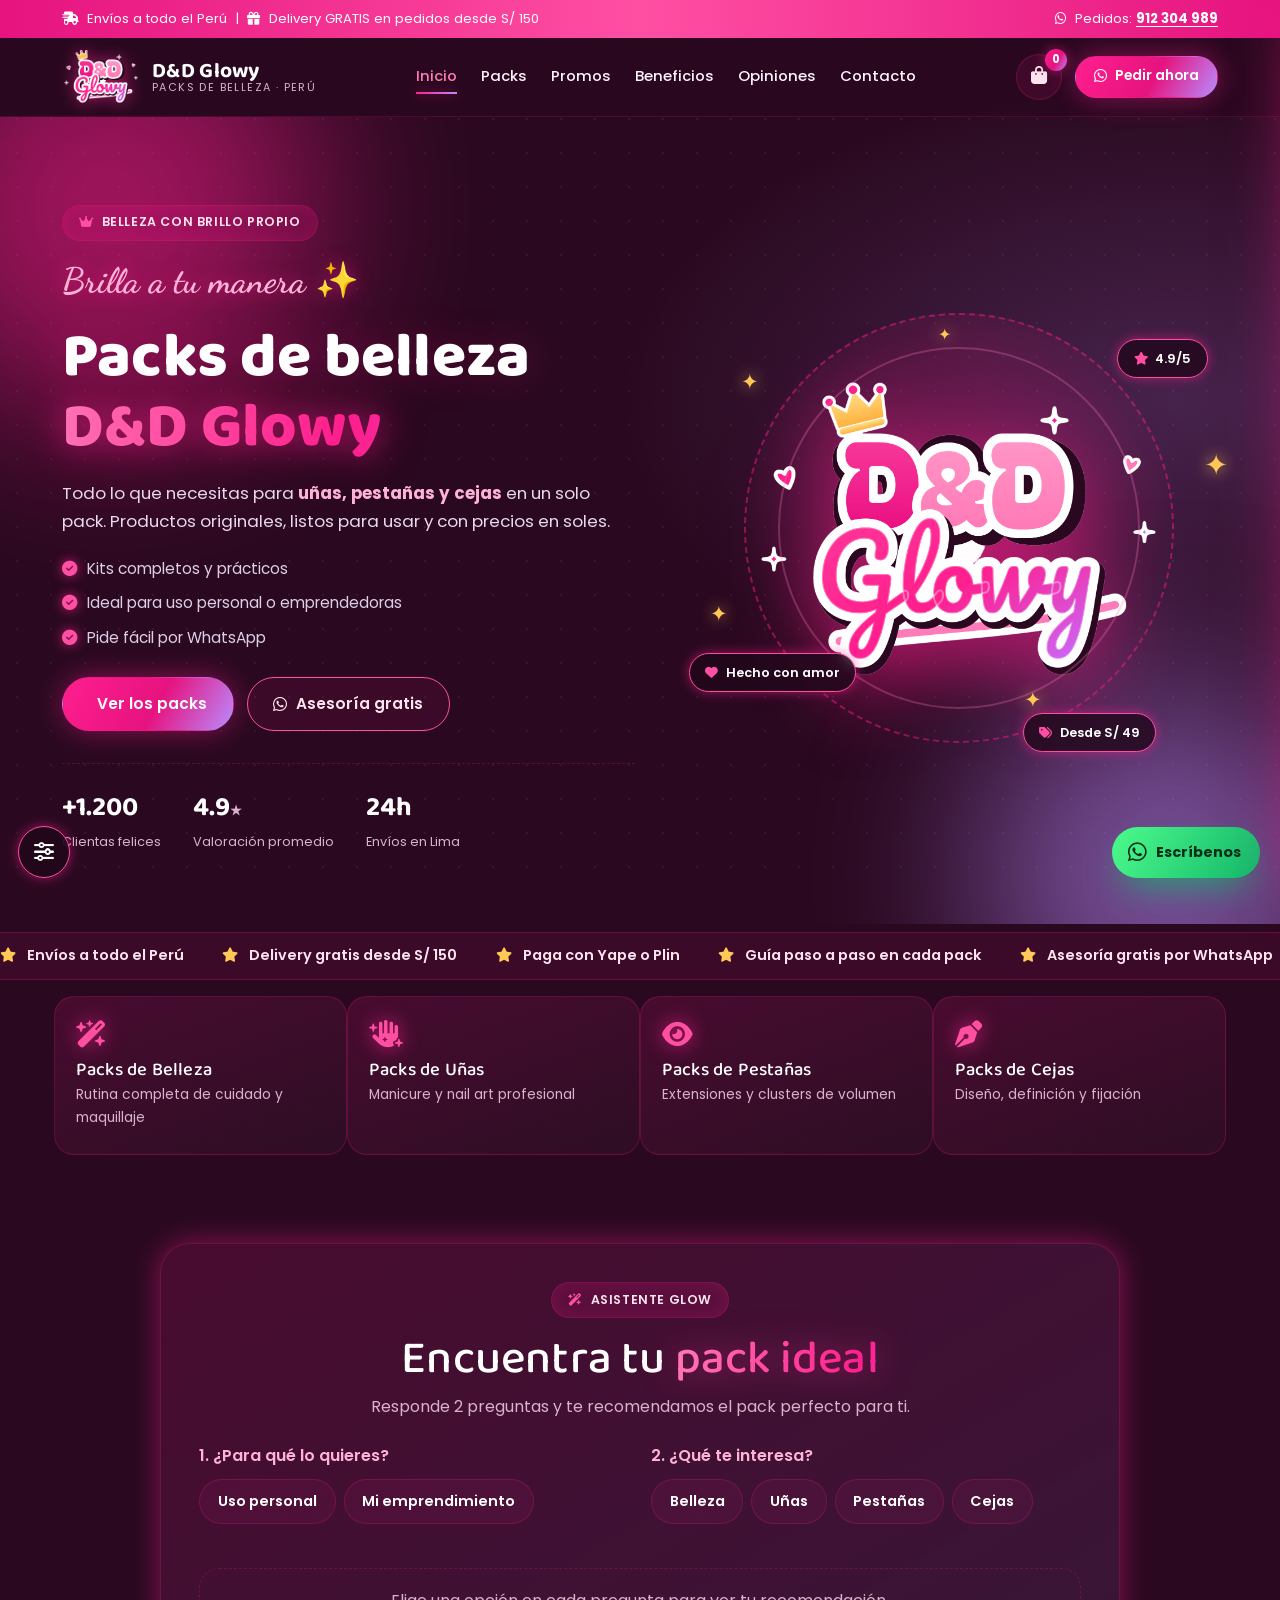
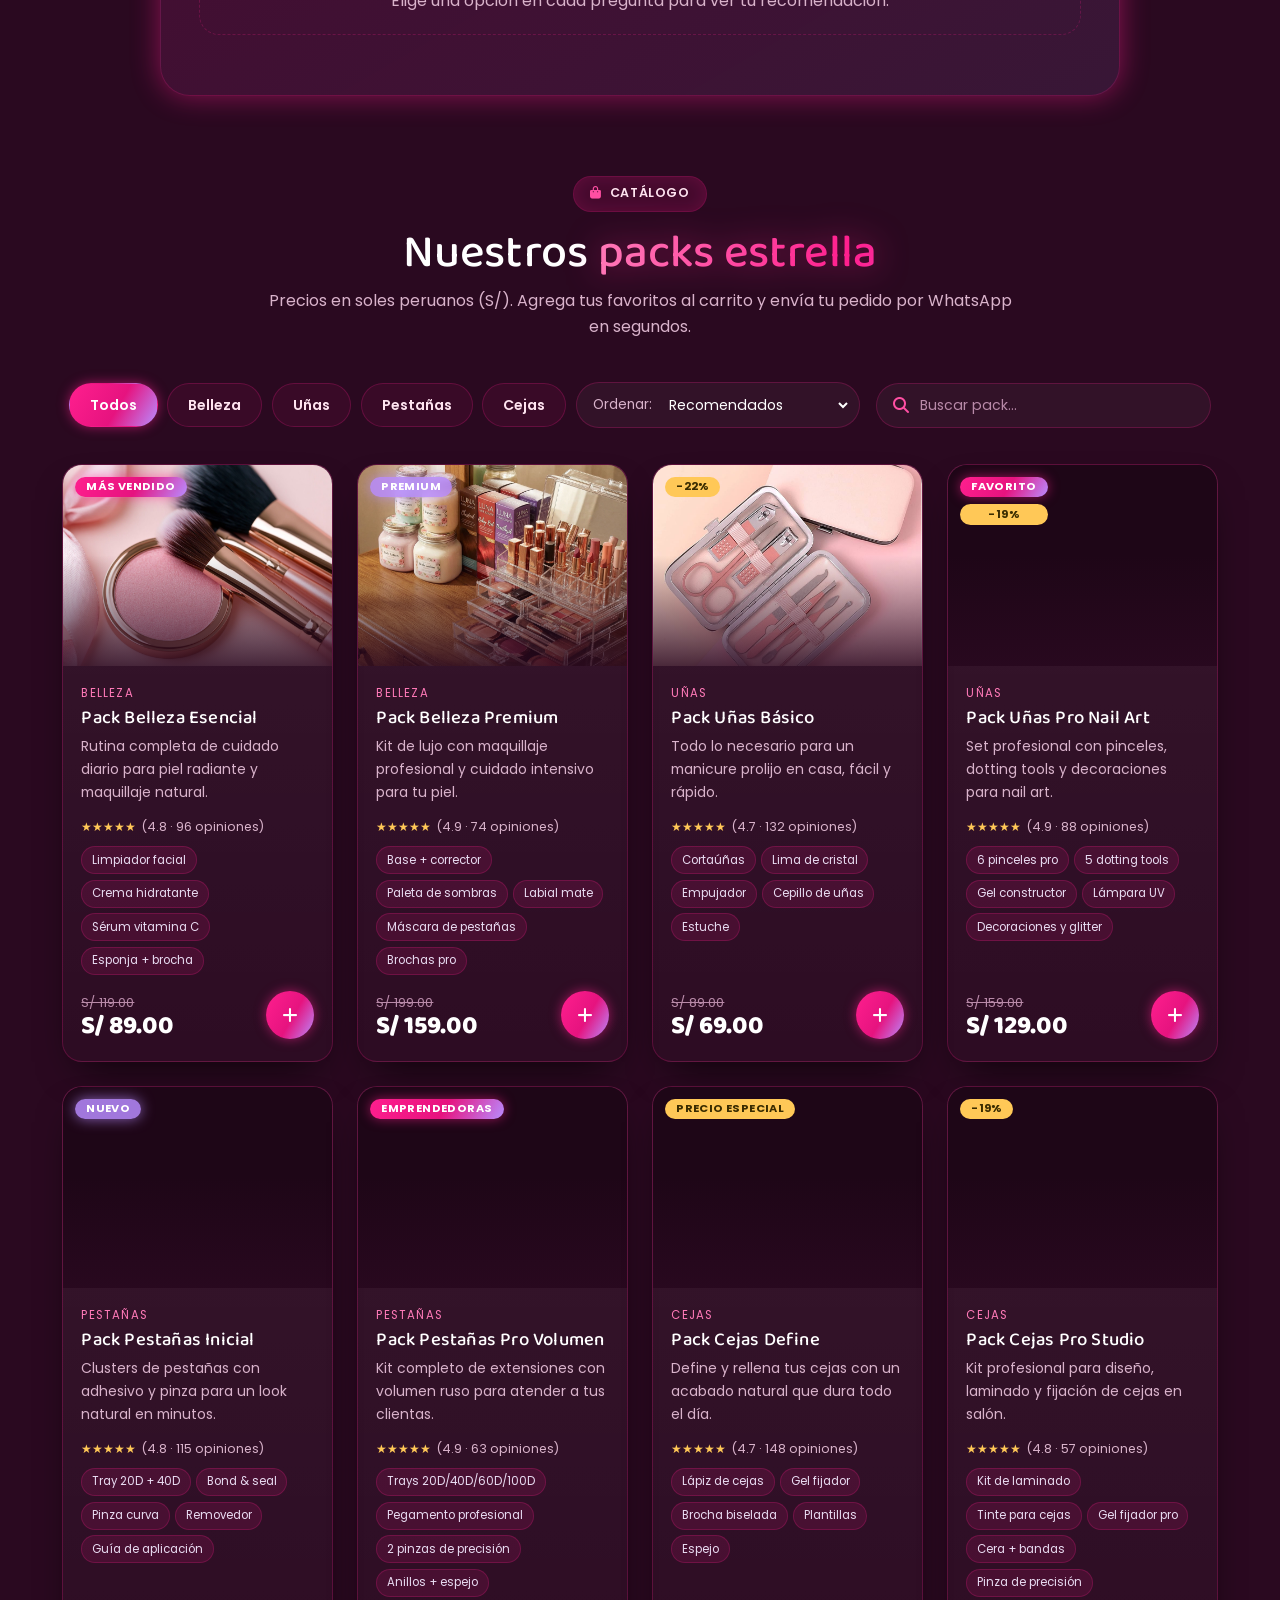
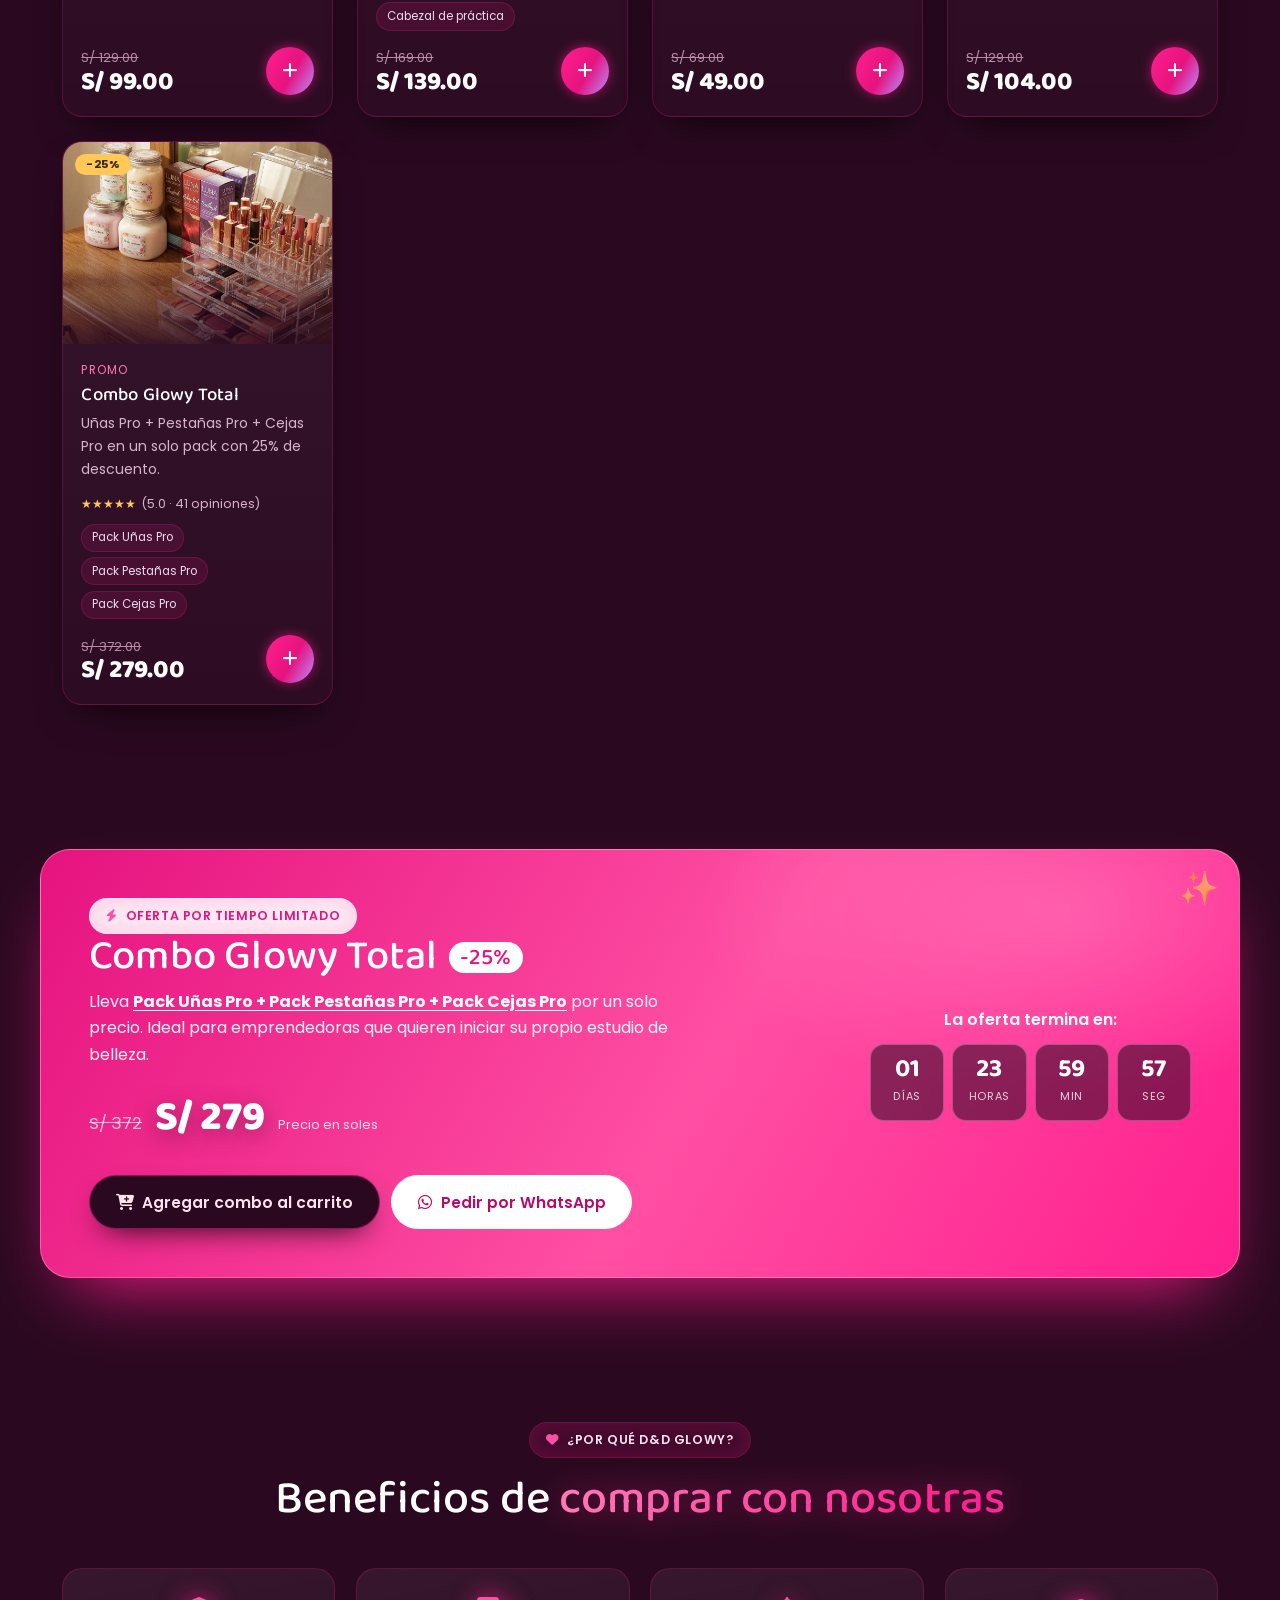
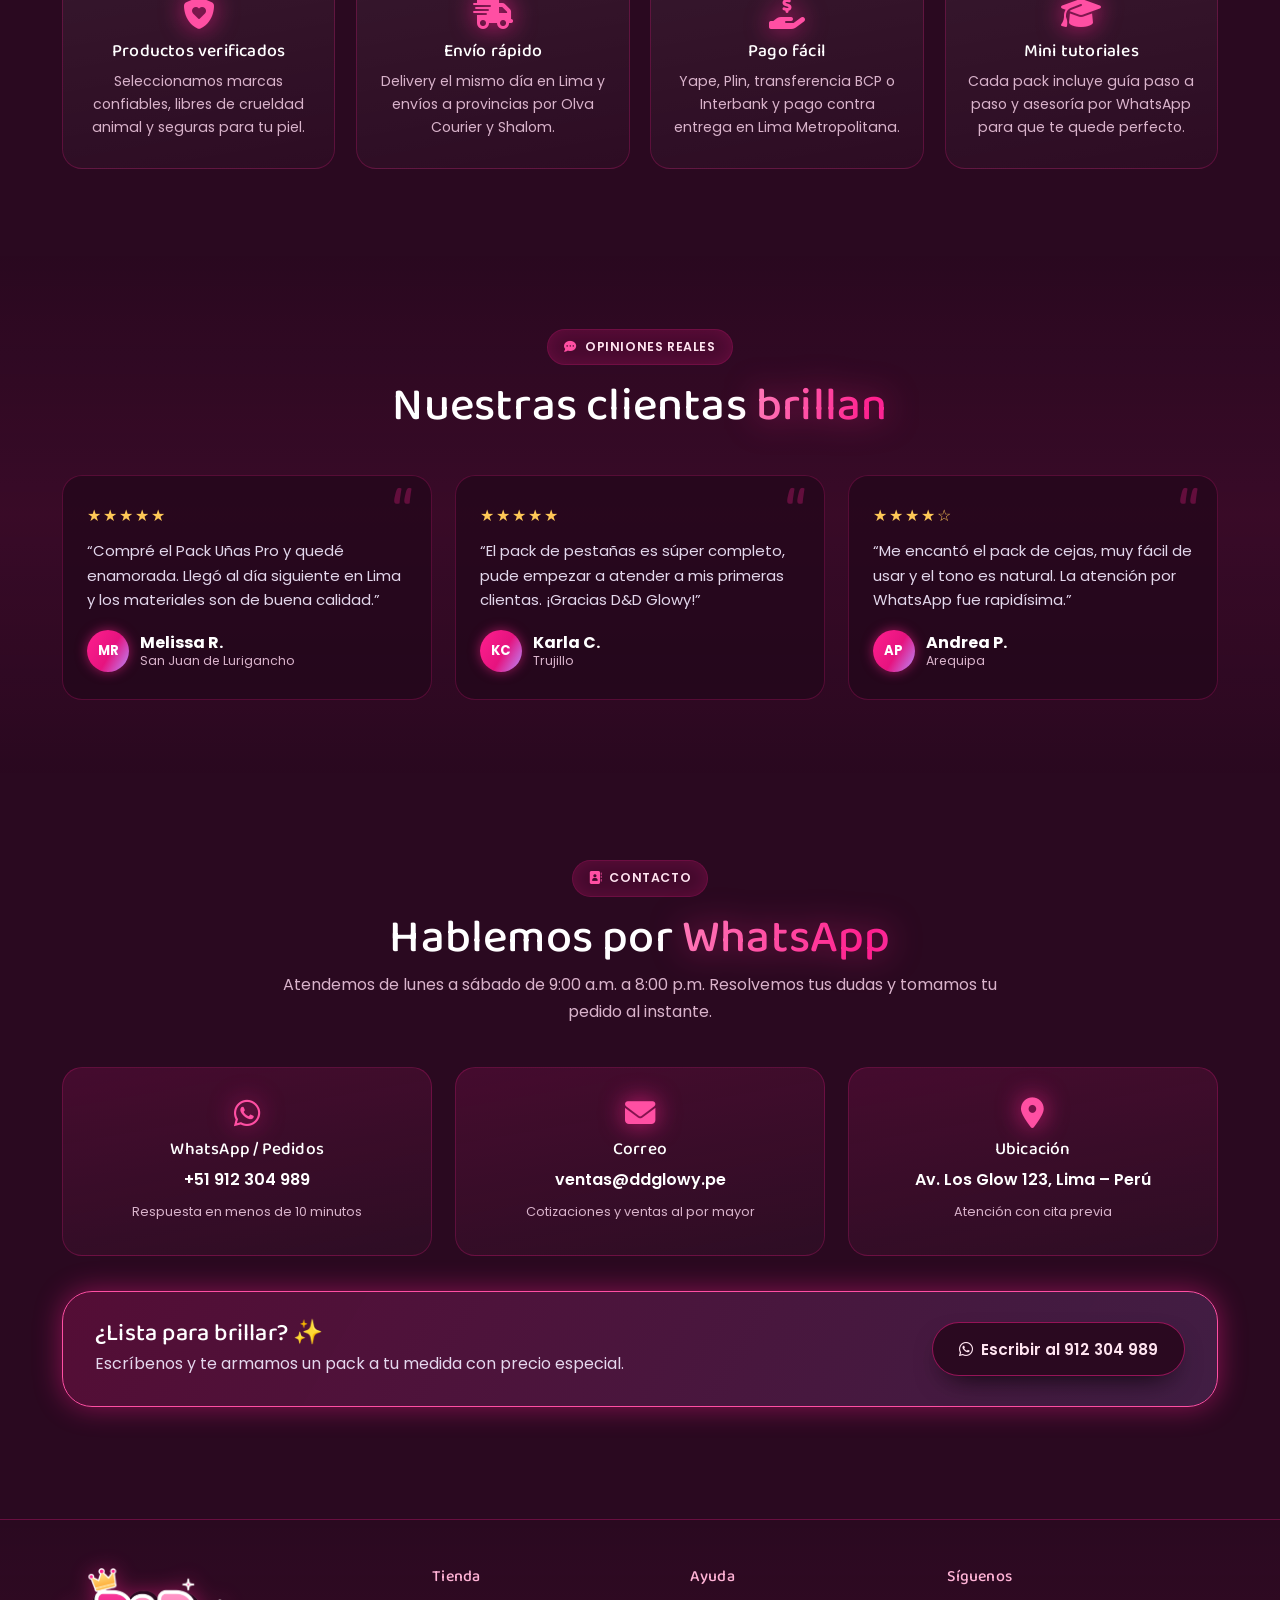
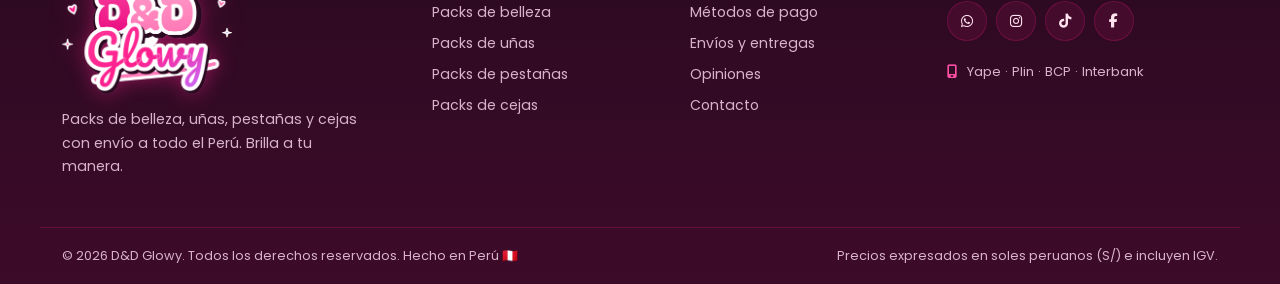
<file: index.html>
<!DOCTYPE html>
<html lang="es">
<head>
  <meta charset="UTF-8" />
  <meta name="viewport" content="width=device-width, initial-scale=1.0" />
  <title>D&D Glowy | Packs de Belleza, Uñas, Pestañas y Cejas en Perú</title>
  <meta name="description" content="D&D Glowy - Tienda de packs de belleza en Perú. Packs para uñas, pestañas y cejas con envío a todo el país. Precios en soles. Pide por WhatsApp 912304989." />
  <meta name="theme-color" content="#2A0920" />
  <script>
  /* Aplica las preferencias guardadas ANTES de pintar la página (evita parpadeos) */
  try{
    var __p=JSON.parse(localStorage.getItem("ddglowy_prefs_v1")||"{}"),__r=document.documentElement;
    __r.dataset.theme=__p.theme||"dark";
    __r.dataset.text=__p.text||"md";
    __r.dataset.font=__p.font||"glowy";
    __r.dataset.motion=__p.motion||((window.matchMedia&&matchMedia("(prefers-reduced-motion: reduce)").matches)?"reduce":"full");
  }catch(e){}
  </script>
  <link rel="icon" href="images/logo-dd-glowy.png" />

  <!-- Bootstrap 5 -->
  <link href="https://cdn.jsdelivr.net/npm/bootstrap@5.3.3/dist/css/bootstrap.min.css" rel="stylesheet" />

  <!-- Tipografías -->
  <link rel="preconnect" href="https://fonts.googleapis.com" />
  <link rel="preconnect" href="https://fonts.gstatic.com" crossorigin />
  <link href="https://fonts.googleapis.com/css2?family=Baloo+2:wght@500;600;700;800&family=Poppins:wght@300;400;500;600;700&family=Lexend:wght@400;500;600&family=Dancing+Script:wght@600;700&display=swap" rel="stylesheet" />

  <!-- Iconos -->
  <link rel="stylesheet" href="https://cdn.jsdelivr.net/npm/@fortawesome/fontawesome-free@6.4.0/css/all.min.css" />

  <!-- Animaciones al hacer scroll -->
  <link rel="stylesheet" href="https://cdn.jsdelivr.net/npm/aos@2.3.4/dist/aos.css" />

  <!-- Estilos propios -->
  <link rel="stylesheet" href="CSS/style.css" />
</head>
<body>

  <a href="#main" class="skip-link">Saltar al contenido principal</a>
  <div class="scroll-progress" id="scroll-progress" aria-hidden="true"></div>

  <!-- ================= BARRA SUPERIOR ================= -->
  <div class="topbar" id="topbar">
    <div class="container topbar__inner">
      <p><i class="fa-solid fa-truck-fast"></i> Envíos a todo el Perú &nbsp;|&nbsp; <i class="fa-solid fa-gift"></i> Delivery GRATIS en pedidos desde S/ 150</p>
      <p class="topbar__phone"><i class="fa-brands fa-whatsapp"></i> Pedidos: <a href="https://wa.me/51912304989" target="_blank" rel="noopener">912 304 989</a></p>
    </div>
  </div>

  <!-- ================= ENCABEZADO ================= -->
  <header class="header" id="header">
    <div class="container header__inner">
      <a href="#inicio" class="brand" aria-label="D&D Glowy - Inicio">
        <img src="images/logo-dd-glowy.png" alt="Logotipo de D&D Glowy" class="brand__logo" />
        <span class="brand__text">
          <strong>D&amp;D Glowy</strong>
          <small>Packs de belleza · Perú</small>
        </span>
      </a>

      <nav class="nav" id="nav" aria-label="Navegación principal">
        <a href="#inicio" class="nav__link">Inicio</a>
        <a href="#packs" class="nav__link">Packs</a>
        <a href="#promos" class="nav__link">Promos</a>
        <a href="#beneficios" class="nav__link">Beneficios</a>
        <a href="#opiniones" class="nav__link">Opiniones</a>
        <a href="#contacto" class="nav__link">Contacto</a>
      </nav>

      <div class="header__actions">
        <button class="cart-btn" id="cart-open" aria-label="Abrir carrito de compras">
          <i class="fa-solid fa-bag-shopping"></i>
          <span class="cart-btn__count" id="cart-count">0</span>
        </button>
        <a href="https://wa.me/51912304989?text=Hola%20D%26D%20Glowy%2C%20quiero%20informaci%C3%B3n%20de%20sus%20packs%20de%20belleza%20%E2%9C%A8" target="_blank" rel="noopener" class="btn btn--primary btn--sm">
          <i class="fa-brands fa-whatsapp"></i> Pedir ahora
        </a>
        <button class="burger" id="burger" aria-label="Abrir menú" aria-expanded="false">
          <span></span><span></span><span></span>
        </button>
      </div>
    </div>
  </header>

  <main id="main" tabindex="-1">
    <!-- ================= HERO ================= -->
    <section class="hero" id="inicio">
      <div class="hero__glow hero__glow--one" aria-hidden="true"></div>
      <div class="hero__glow hero__glow--two" aria-hidden="true"></div>
      <div class="container hero__inner">
        <div class="hero__content" data-aos="fade-right">
          <span class="chip"><i class="fa-solid fa-crown"></i> Belleza con brillo propio</span>
          <p class="script-tag" aria-hidden="true">Brilla a tu manera ✨</p>
          <h1 class="hero__title">
            Packs de belleza <span class="text-glow">D&amp;D Glowy</span>
          </h1>
          <p class="hero__lead">
            Todo lo que necesitas para <strong>uñas, pestañas y cejas</strong> en un solo pack.
            Productos originales, listos para usar y con precios en soles.
          </p>
          <ul class="hero__list">
            <li><i class="fa-solid fa-circle-check"></i> Kits completos y prácticos</li>
            <li><i class="fa-solid fa-circle-check"></i> Ideal para uso personal o emprendedoras</li>
            <li><i class="fa-solid fa-circle-check"></i> Pide fácil por WhatsApp</li>
          </ul>
          <div class="hero__cta">
            <a href="#packs" class="btn btn--primary"><i class="fa-solid fa-sparkles"></i> Ver los packs</a>
            <a href="https://wa.me/51912304989?text=Hola%20D%26D%20Glowy%2C%20quiero%20asesor%C3%ADa%20para%20elegir%20mi%20pack%20%E2%9C%A8" target="_blank" rel="noopener" class="btn btn--ghost">
              <i class="fa-brands fa-whatsapp"></i> Asesoría gratis
            </a>
          </div>
          <div class="hero__stats">
            <div><strong>+1.200</strong><span>Clientas felices</span></div>
            <div><strong>4.9<span class="star">★</span></strong><span>Valoración promedio</span></div>
            <div><strong>24h</strong><span>Envíos en Lima</span></div>
          </div>
        </div>

        <div class="hero__art" data-aos="zoom-in">
          <div class="hero__logo-wrap">
            <img src="images/logo-dd-glowy.png" alt="Logo D&D Glowy con corona rosa" class="hero__logo" />
          </div>
          <span class="float-tag float-tag--1"><i class="fa-solid fa-star"></i> 4.9/5</span>
          <span class="float-tag float-tag--2"><i class="fa-solid fa-heart"></i> Hecho con amor</span>
          <span class="float-tag float-tag--3"><i class="fa-solid fa-tags"></i> Desde S/ 49</span>
          <span class="sparkle sparkle--1" aria-hidden="true">✦</span>
          <span class="sparkle sparkle--2" aria-hidden="true">✦</span>
          <span class="sparkle sparkle--3" aria-hidden="true">✦</span>
          <span class="sparkle sparkle--4" aria-hidden="true">✦</span>
          <span class="sparkle sparkle--5" aria-hidden="true">✦</span>
        </div>
      </div>
    </section>

    <!-- ================= CINTA DE VENTAJAS (animación 5) ================= -->
    <div class="ticker" role="region" aria-label="Ventajas de comprar en D&D Glowy">
      <div class="ticker__track">
        <div class="ticker__group">
          <span><i class="fa-solid fa-star"></i> Envíos a todo el Perú</span>
          <span><i class="fa-solid fa-star"></i> Delivery gratis desde S/ 150</span>
          <span><i class="fa-solid fa-star"></i> Paga con Yape o Plin</span>
          <span><i class="fa-solid fa-star"></i> Guía paso a paso en cada pack</span>
          <span><i class="fa-solid fa-star"></i> Asesoría gratis por WhatsApp</span>
        </div>
        <div class="ticker__group" aria-hidden="true">
          <span><i class="fa-solid fa-star"></i> Envíos a todo el Perú</span>
          <span><i class="fa-solid fa-star"></i> Delivery gratis desde S/ 150</span>
          <span><i class="fa-solid fa-star"></i> Paga con Yape o Plin</span>
          <span><i class="fa-solid fa-star"></i> Guía paso a paso en cada pack</span>
          <span><i class="fa-solid fa-star"></i> Asesoría gratis por WhatsApp</span>
        </div>
      </div>
    </div>

    <!-- ================= FRANJA DE CATEGORÍAS ================= -->
    <section class="categories">
      <div class="container">
        <div class="row g-3">
        <article class="cat-card col-12 col-sm-6 col-lg-3" data-filter="belleza" data-aos="fade-up">
          <i class="fa-solid fa-wand-magic-sparkles"></i>
          <h3>Packs de Belleza</h3>
          <p>Rutina completa de cuidado y maquillaje</p>
        </article>
        <article class="cat-card col-12 col-sm-6 col-lg-3" data-filter="unas" data-aos="fade-up" data-aos-delay="80">
          <i class="fa-solid fa-hand-sparkles"></i>
          <h3>Packs de Uñas</h3>
          <p>Manicure y nail art profesional</p>
        </article>
        <article class="cat-card col-12 col-sm-6 col-lg-3" data-filter="pestanas" data-aos="fade-up" data-aos-delay="160">
          <i class="fa-solid fa-eye"></i>
          <h3>Packs de Pestañas</h3>
          <p>Extensiones y clusters de volumen</p>
        </article>
        <article class="cat-card col-12 col-sm-6 col-lg-3" data-filter="cejas" data-aos="fade-up" data-aos-delay="240">
          <i class="fa-solid fa-pen-nib"></i>
          <h3>Packs de Cejas</h3>
          <p>Diseño, definición y fijación</p>
        </article>
        </div>
      </div>
    </section>

    <!-- ================= ASISTENTE "ENCUENTRA TU PACK IDEAL" ================= -->
    <section class="section quiz-section" aria-labelledby="quiz-title">
      <div class="container">
        <div class="quiz" data-aos="fade-up">
          <header class="section__head">
            <span class="chip"><i class="fa-solid fa-wand-magic-sparkles"></i> Asistente Glow</span>
            <h2 class="section__title" id="quiz-title">Encuentra tu <span class="text-glow">pack ideal</span></h2>
            <p class="section__sub">Responde 2 preguntas y te recomendamos el pack perfecto para ti.</p>
          </header>
          <div class="quiz__grid">
            <div role="group" aria-labelledby="quiz-q1">
              <p class="quiz__q" id="quiz-q1">1. ¿Para qué lo quieres?</p>
              <div class="quiz__opts">
                <button type="button" class="quiz__opt" data-goal="personal" aria-pressed="false">Uso personal</button>
                <button type="button" class="quiz__opt" data-goal="emprender" aria-pressed="false">Mi emprendimiento</button>
              </div>
            </div>
            <div role="group" aria-labelledby="quiz-q2">
              <p class="quiz__q" id="quiz-q2">2. ¿Qué te interesa?</p>
              <div class="quiz__opts">
                <button type="button" class="quiz__opt" data-topic="belleza" aria-pressed="false">Belleza</button>
                <button type="button" class="quiz__opt" data-topic="unas" aria-pressed="false">Uñas</button>
                <button type="button" class="quiz__opt" data-topic="pestanas" aria-pressed="false">Pestañas</button>
                <button type="button" class="quiz__opt" data-topic="cejas" aria-pressed="false">Cejas</button>
              </div>
            </div>
          </div>
          <div class="quiz__result" id="quiz-result" aria-live="polite">
            <p class="quiz__hint">Elige una opción en cada pregunta para ver tu recomendación.</p>
          </div>
        </div>
      </div>
    </section>

    <!-- ================= CATÁLOGO DE PACKS ================= -->
    <section class="section" id="packs">
      <div class="container">
        <header class="section__head" data-aos="fade-up">
          <span class="chip"><i class="fa-solid fa-bag-shopping"></i> Catálogo</span>
          <h2 class="section__title">Nuestros <span class="text-glow">packs estrella</span></h2>
          <p class="section__sub">Precios en soles peruanos (S/). Agrega tus favoritos al carrito y envía tu pedido por WhatsApp en segundos.</p>
        </header>

        <!-- Filtros -->
        <div class="filters" id="filters" role="group" aria-label="Filtrar y ordenar packs" data-aos="fade-up">
          <button class="filter is-active" data-filter="todos">Todos</button>
          <button class="filter" data-filter="belleza">Belleza</button>
          <button class="filter" data-filter="unas">Uñas</button>
          <button class="filter" data-filter="pestanas">Pestañas</button>
          <button class="filter" data-filter="cejas">Cejas</button>
          <label class="filters__sort"><span>Ordenar:</span>
            <select id="sort-select" aria-label="Ordenar packs">
              <option value="default">Recomendados</option>
              <option value="asc">Precio: menor a mayor</option>
              <option value="desc">Precio: mayor a menor</option>
              <option value="rating">Mejor valorados</option>
            </select>
          </label>
          <div class="filters__search">
            <i class="fa-solid fa-magnifying-glass"></i>
            <input type="search" id="search-input" placeholder="Buscar pack..." aria-label="Buscar pack" />
          </div>
        </div>

        <!-- Grilla de productos -->
        <div class="grid-products" id="products-grid" aria-live="polite"></div>
        <p class="empty-state" id="empty-state" hidden>
          <i class="fa-solid fa-face-sad-tear"></i> No encontramos packs con ese nombre. Escríbenos y lo conseguimos para ti.
        </p>
      </div>
    </section>

    <!-- ================= PROMO + CUENTA REGRESIVA ================= -->
    <section class="promo" id="promos">
      <div class="container promo__inner" data-aos="zoom-in">
        <div class="promo__text">
          <span class="chip chip--light"><i class="fa-solid fa-bolt"></i> Oferta por tiempo limitado</span>
          <h2>Combo Glowy Total <span class="promo__off">-25%</span></h2>
          <p>Lleva <strong>Pack Uñas Pro + Pack Pestañas Pro + Pack Cejas Pro</strong> por un solo precio. Ideal para emprendedoras que quieren iniciar su propio estudio de belleza.</p>
          <p class="promo__price">
            <span class="price-old">S/ 372</span>
            <span class="price-new">S/ 279</span>
            <small>Precio en soles</small>
          </p>
          <div class="promo__cta">
            <button class="btn btn--dark" id="add-combo"><i class="fa-solid fa-cart-plus"></i> Agregar combo al carrito</button>
            <a href="https://wa.me/51912304989?text=Hola%20D%26D%20Glowy%2C%20quiero%20el%20Combo%20Glowy%20Total%20(S%2F%20279)%20%E2%9C%A8" target="_blank" rel="noopener" class="btn btn--light">
              <i class="fa-brands fa-whatsapp"></i> Pedir por WhatsApp
            </a>
          </div>
        </div>
        <div class="promo__timer">
          <p>La oferta termina en:</p>
          <div class="timer" id="timer">
            <div><strong id="t-days">00</strong><span>Días</span></div>
            <div><strong id="t-hours">00</strong><span>Horas</span></div>
            <div><strong id="t-mins">00</strong><span>Min</span></div>
            <div><strong id="t-secs">00</strong><span>Seg</span></div>
          </div>
        </div>
      </div>
    </section>

    <!-- ================= BENEFICIOS ================= -->
    <section class="section" id="beneficios">
      <div class="container">
        <header class="section__head" data-aos="fade-up">
          <span class="chip"><i class="fa-solid fa-heart"></i> ¿Por qué D&amp;D Glowy?</span>
          <h2 class="section__title">Beneficios de <span class="text-glow">comprar con nosotras</span></h2>
        </header>
        <div class="benefits">
          <article class="benefit" data-aos="fade-up">
            <i class="fa-solid fa-shield-heart"></i>
            <h3>Productos verificados</h3>
            <p>Seleccionamos marcas confiables, libres de crueldad animal y seguras para tu piel.</p>
          </article>
          <article class="benefit" data-aos="fade-up" data-aos-delay="80">
            <i class="fa-solid fa-truck-fast"></i>
            <h3>Envío rápido</h3>
            <p>Delivery el mismo día en Lima y envíos a provincias por Olva Courier y Shalom.</p>
          </article>
          <article class="benefit" data-aos="fade-up" data-aos-delay="160">
            <i class="fa-solid fa-hand-holding-dollar"></i>
            <h3>Pago fácil</h3>
            <p>Yape, Plin, transferencia BCP o Interbank y pago contra entrega en Lima Metropolitana.</p>
          </article>
          <article class="benefit" data-aos="fade-up" data-aos-delay="240">
            <i class="fa-solid fa-graduation-cap"></i>
            <h3>Mini tutoriales</h3>
            <p>Cada pack incluye guía paso a paso y asesoría por WhatsApp para que te quede perfecto.</p>
          </article>
        </div>
      </div>
    </section>

    <!-- ================= OPINIONES ================= -->
    <section class="section section--alt" id="opiniones">
      <div class="container">
        <header class="section__head" data-aos="fade-up">
          <span class="chip"><i class="fa-solid fa-comment-dots"></i> Opiniones reales</span>
          <h2 class="section__title">Nuestras clientas <span class="text-glow">brillan</span></h2>
        </header>
        <div class="testimonials">
          <article class="testimonial" data-aos="fade-up">
            <div class="testimonial__stars">★★★★★</div>
            <p>“Compré el Pack Uñas Pro y quedé enamorada. Llegó al día siguiente en Lima y los materiales son de buena calidad.”</p>
            <footer><span class="avatar">MR</span><span><strong>Melissa R.</strong><small>San Juan de Lurigancho</small></span></footer>
          </article>
          <article class="testimonial" data-aos="fade-up" data-aos-delay="80">
            <div class="testimonial__stars">★★★★★</div>
            <p>“El pack de pestañas es súper completo, pude empezar a atender a mis primeras clientas. ¡Gracias D&amp;D Glowy!”</p>
            <footer><span class="avatar">KC</span><span><strong>Karla C.</strong><small>Trujillo</small></span></footer>
          </article>
          <article class="testimonial" data-aos="fade-up" data-aos-delay="160">
            <div class="testimonial__stars">★★★★☆</div>
            <p>“Me encantó el pack de cejas, muy fácil de usar y el tono es natural. La atención por WhatsApp fue rapidísima.”</p>
            <footer><span class="avatar">AP</span><span><strong>Andrea P.</strong><small>Arequipa</small></span></footer>
          </article>
        </div>
      </div>
    </section>

    <!-- ================= CONTACTO ================= -->
    <section class="section" id="contacto">
      <div class="container">
        <header class="section__head" data-aos="fade-up">
          <span class="chip"><i class="fa-solid fa-address-book"></i> Contacto</span>
          <h2 class="section__title">Hablemos por <span class="text-glow">WhatsApp</span></h2>
          <p class="section__sub">Atendemos de lunes a sábado de 9:00 a.m. a 8:00 p.m. Resolvemos tus dudas y tomamos tu pedido al instante.</p>
        </header>

        <div class="contact">
          <article class="contact__card" data-aos="fade-up">
            <i class="fa-brands fa-whatsapp"></i>
            <h3>WhatsApp / Pedidos</h3>
            <p><a href="https://wa.me/51912304989" target="_blank" rel="noopener">+51 912 304 989</a></p>
            <small>Respuesta en menos de 10 minutos</small>
          </article>
          <article class="contact__card" data-aos="fade-up" data-aos-delay="80">
            <i class="fa-solid fa-envelope"></i>
            <h3>Correo</h3>
            <p><a href="mailto:ventas@ddglowy.pe">ventas@ddglowy.pe</a></p>
            <small>Cotizaciones y ventas al por mayor</small>
          </article>
          <article class="contact__card" data-aos="fade-up" data-aos-delay="160">
            <i class="fa-solid fa-location-dot"></i>
            <h3>Ubicación</h3>
            <p>Av. Los Glow 123, Lima – Perú</p>
            <small>Atención con cita previa</small>
          </article>
        </div>

        <div class="contact__banner" id="como-comprar" data-aos="zoom-in">
          <div>
            <h3>¿Lista para brillar? ✨</h3>
            <p>Escríbenos y te armamos un pack a tu medida con precio especial.</p>
          </div>
          <a href="https://wa.me/51912304989?text=Hola%20D%26D%20Glowy%2C%20quiero%20armar%20mi%20pack%20personalizado%20%E2%9C%A8" target="_blank" rel="noopener" class="btn btn--dark">
            <i class="fa-brands fa-whatsapp"></i> Escribir al 912 304 989
          </a>
        </div>
      </div>
    </section>
  </main>

  <!-- ================= PIE DE PÁGINA ================= -->
  <footer class="footer">
    <div class="container footer__inner">
      <div class="footer__brand">
        <img src="images/logo-dd-glowy.png" alt="D&D Glowy" />
        <p>Packs de belleza, uñas, pestañas y cejas con envío a todo el Perú. Brilla a tu manera.</p>
      </div>
      <nav class="footer__col" aria-label="Enlaces de la tienda">
        <h4>Tienda</h4>
        <a href="#packs">Packs de belleza</a>
        <a href="#packs">Packs de uñas</a>
        <a href="#packs">Packs de pestañas</a>
        <a href="#packs">Packs de cejas</a>
      </nav>
      <nav class="footer__col" aria-label="Enlaces de ayuda">
        <h4>Ayuda</h4>
        <a href="#beneficios">Métodos de pago</a>
        <a href="#beneficios">Envíos y entregas</a>
        <a href="#opiniones">Opiniones</a>
        <a href="#contacto">Contacto</a>
      </nav>
      <div class="footer__col">
        <h4>Síguenos</h4>
        <div class="socials">
          <a href="https://wa.me/51912304989" target="_blank" rel="noopener" aria-label="WhatsApp"><i class="fa-brands fa-whatsapp"></i></a>
          <a href="#contacto" aria-label="Instagram"><i class="fa-brands fa-instagram"></i></a>
          <a href="#contacto" aria-label="TikTok"><i class="fa-brands fa-tiktok"></i></a>
          <a href="#contacto" aria-label="Facebook"><i class="fa-brands fa-facebook-f"></i></a>
        </div>
        <p class="footer__pay"><i class="fa-solid fa-mobile-screen"></i> Yape · Plin · BCP · Interbank</p>
      </div>
    </div>
    <div class="container footer__bottom">
      <p>© <span id="year"></span> D&amp;D Glowy. Todos los derechos reservados. Hecho en Perú 🇵🇪</p>
      <p>Precios expresados en soles peruanos (S/) e incluyen IGV.</p>
    </div>
  </footer>

  <!-- ================= BOTÓN FLOTANTE WHATSAPP ================= -->
  <a href="https://wa.me/51912304989?text=Hola%20D%26D%20Glowy%2C%20quiero%20hacer%20un%20pedido%20%E2%9C%A8" target="_blank" rel="noopener" class="whatsapp-float" aria-label="Escribir por WhatsApp">
    <i class="fa-brands fa-whatsapp"></i>
    <span>Escríbenos</span>
  </a>

  <!-- ================= CARRITO LATERAL ================= -->
  <div class="cart-overlay" id="cart-overlay" hidden></div>
  <aside class="cart" id="cart" aria-label="Carrito de compras" aria-hidden="true" inert>
    <header class="cart__head">
      <h2><i class="fa-solid fa-bag-shopping"></i> Tu carrito</h2>
      <button class="cart__close" id="cart-close" aria-label="Cerrar carrito"><i class="fa-solid fa-xmark"></i></button>
    </header>
    <div class="cart__body" id="cart-items"></div>
    <footer class="cart__foot">
      <div class="cart__row"><span>Subtotal</span><strong id="cart-subtotal">S/ 0.00</strong></div>
      <div class="cart__row"><span>Envío</span><strong id="cart-shipping">Por calcular</strong></div>
      <div class="cart__row cart__row--total"><span>Total</span><strong id="cart-total">S/ 0.00</strong></div>
      <label class="cart__field">
        <span>Tu nombre <em class="req">*</em></span>
        <input type="text" id="customer-name" placeholder="Ej. Melissa Rojas" />
      </label>
      <label class="cart__field">
        <span>Distrito / Ciudad de entrega <em class="req">*</em></span>
        <input type="text" id="customer-place" placeholder="Ej. San Juan de Lurigancho, Lima" />
      </label>
      <button class="btn btn--whatsapp btn--block" id="send-order">
        <i class="fa-brands fa-whatsapp"></i> Finalizar compra por WhatsApp
      </button>
      <button class="cart__clear" id="clear-cart"><i class="fa-solid fa-trash-can"></i> Vaciar carrito</button>
      <p class="cart__note">Al finalizar, se abrirá WhatsApp con el detalle de tu pedido listo para confirmar.</p>
    </footer>
  </aside>

  <!-- ================= VENTANA DE CONFIRMACIÓN ================= -->
  <div class="modal-overlay" id="modal-overlay" hidden>
    <div class="modal" role="dialog" aria-modal="true" aria-labelledby="modal-title">
      <span class="modal__icon"><i class="fa-solid fa-circle-check"></i></span>
      <h2 id="modal-title">¡Pedido listo! ✨</h2>
      <p>Se abrió <strong>WhatsApp</strong> con el detalle de tu pedido. Envíanos el mensaje para <strong>finalizar la compra</strong> y coordinamos tu entrega.</p>
      <div class="modal__actions">
        <a class="btn btn--whatsapp" id="modal-wa" href="https://wa.me/51912304989" target="_blank" rel="noopener">
          <i class="fa-brands fa-whatsapp"></i> Abrir WhatsApp de nuevo
        </a>
        <button class="btn btn--ghost" id="modal-close"><i class="fa-solid fa-check"></i> Entendido</button>
      </div>
    </div>
  </div>

  <!-- ================= PANEL DE CONFIGURACIÓN DEL USUARIO ================= -->
  <button class="settings-btn" id="settings-open" type="button" aria-label="Abrir configuración del sitio" aria-expanded="false" aria-controls="settings"><i class="fa-solid fa-sliders"></i></button>
  <section class="settings" id="settings" role="dialog" aria-labelledby="settings-title" inert>
    <div class="settings__head">
      <h2 id="settings-title"><i class="fa-solid fa-sliders"></i> Configuración</h2>
      <button class="settings__close" id="settings-close" type="button" aria-label="Cerrar configuración"><i class="fa-solid fa-xmark"></i></button>
    </div>
    <fieldset>
      <legend>Tema de color</legend>
      <div class="seg">
        <label><input type="radio" name="theme" value="dark" data-pref="theme" /><span><i class="fa-solid fa-moon"></i>Glow</span></label>
        <label><input type="radio" name="theme" value="light" data-pref="theme" /><span><i class="fa-solid fa-sun"></i>Claro</span></label>
        <label><input type="radio" name="theme" value="contrast" data-pref="theme" /><span><i class="fa-solid fa-circle-half-stroke"></i>Alto contraste</span></label>
      </div>
    </fieldset>
    <fieldset>
      <legend>Tamaño del texto</legend>
      <div class="seg">
        <label><input type="radio" name="text" value="sm" data-pref="text" /><span>A−</span></label>
        <label><input type="radio" name="text" value="md" data-pref="text" /><span>A</span></label>
        <label><input type="radio" name="text" value="lg" data-pref="text" /><span>A+</span></label>
        <label><input type="radio" name="text" value="xl" data-pref="text" /><span>A++</span></label>
      </div>
    </fieldset>
    <fieldset>
      <legend>Tipografía</legend>
      <div class="seg">
        <label><input type="radio" name="font" value="glowy" data-pref="font" /><span>D&amp;D Glowy</span></label>
        <label><input type="radio" name="font" value="legible" data-pref="font" /><span>Fácil de leer</span></label>
      </div>
    </fieldset>
    <label class="switch"><span>Reducir animaciones</span><input type="checkbox" role="switch" data-pref="motion" /><span class="switch__track" aria-hidden="true"></span></label>
    <button class="btn btn--ghost btn--sm btn--block" id="settings-reset" type="button"><i class="fa-solid fa-rotate-left"></i> Restablecer</button>
  </section>

  <!-- Aviso flotante -->
  <div class="toast" id="toast" role="status" aria-live="polite"></div>

  <!-- Botón volver arriba -->
  <button class="to-top" id="to-top" aria-label="Volver arriba"><i class="fa-solid fa-arrow-up"></i></button>

  <!-- ================= SCRIPTS ================= -->
  <script src="https://cdn.jsdelivr.net/npm/bootstrap@5.3.3/dist/js/bootstrap.bundle.min.js" defer></script>
  <script src="https://cdn.jsdelivr.net/npm/aos@2.3.4/dist/aos.js" defer></script>
  <script src="JS/products.js" defer></script>
  <script src="JS/main.js" defer></script>
</body>
</html>
</file>
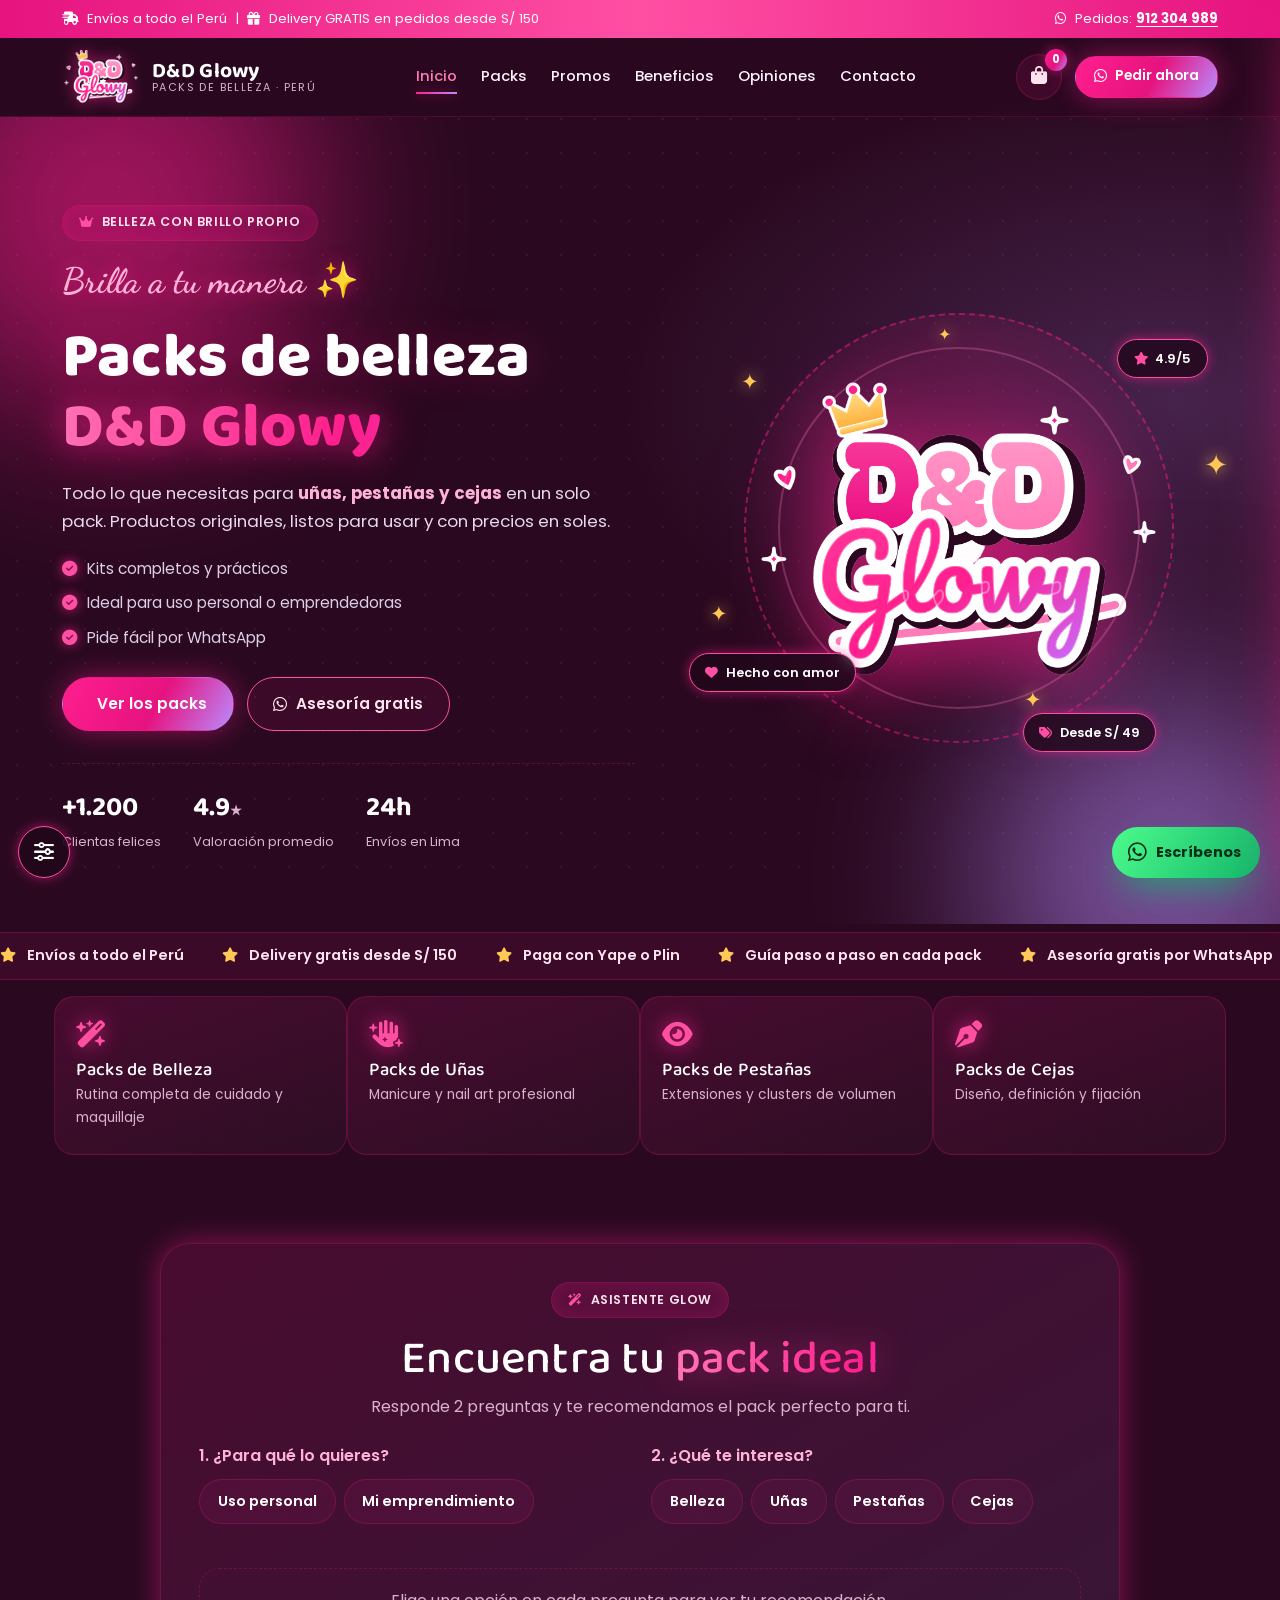
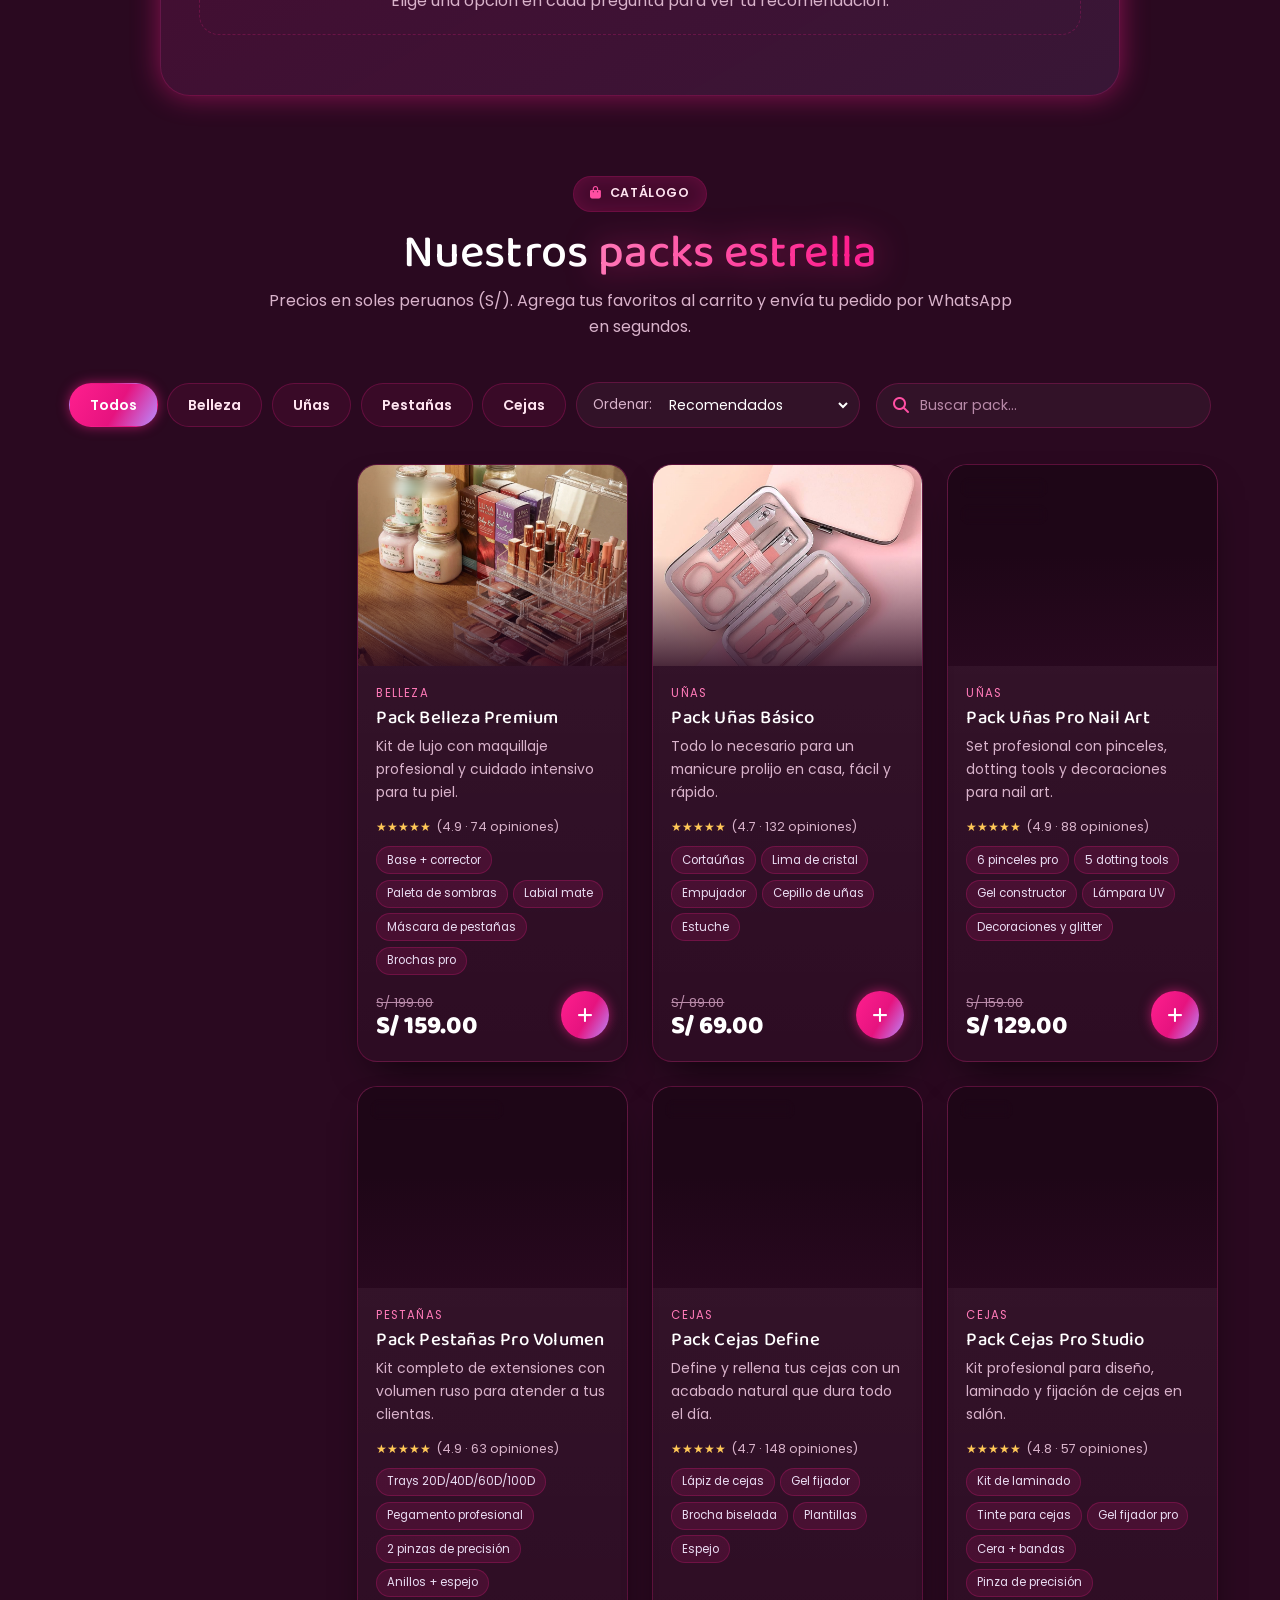
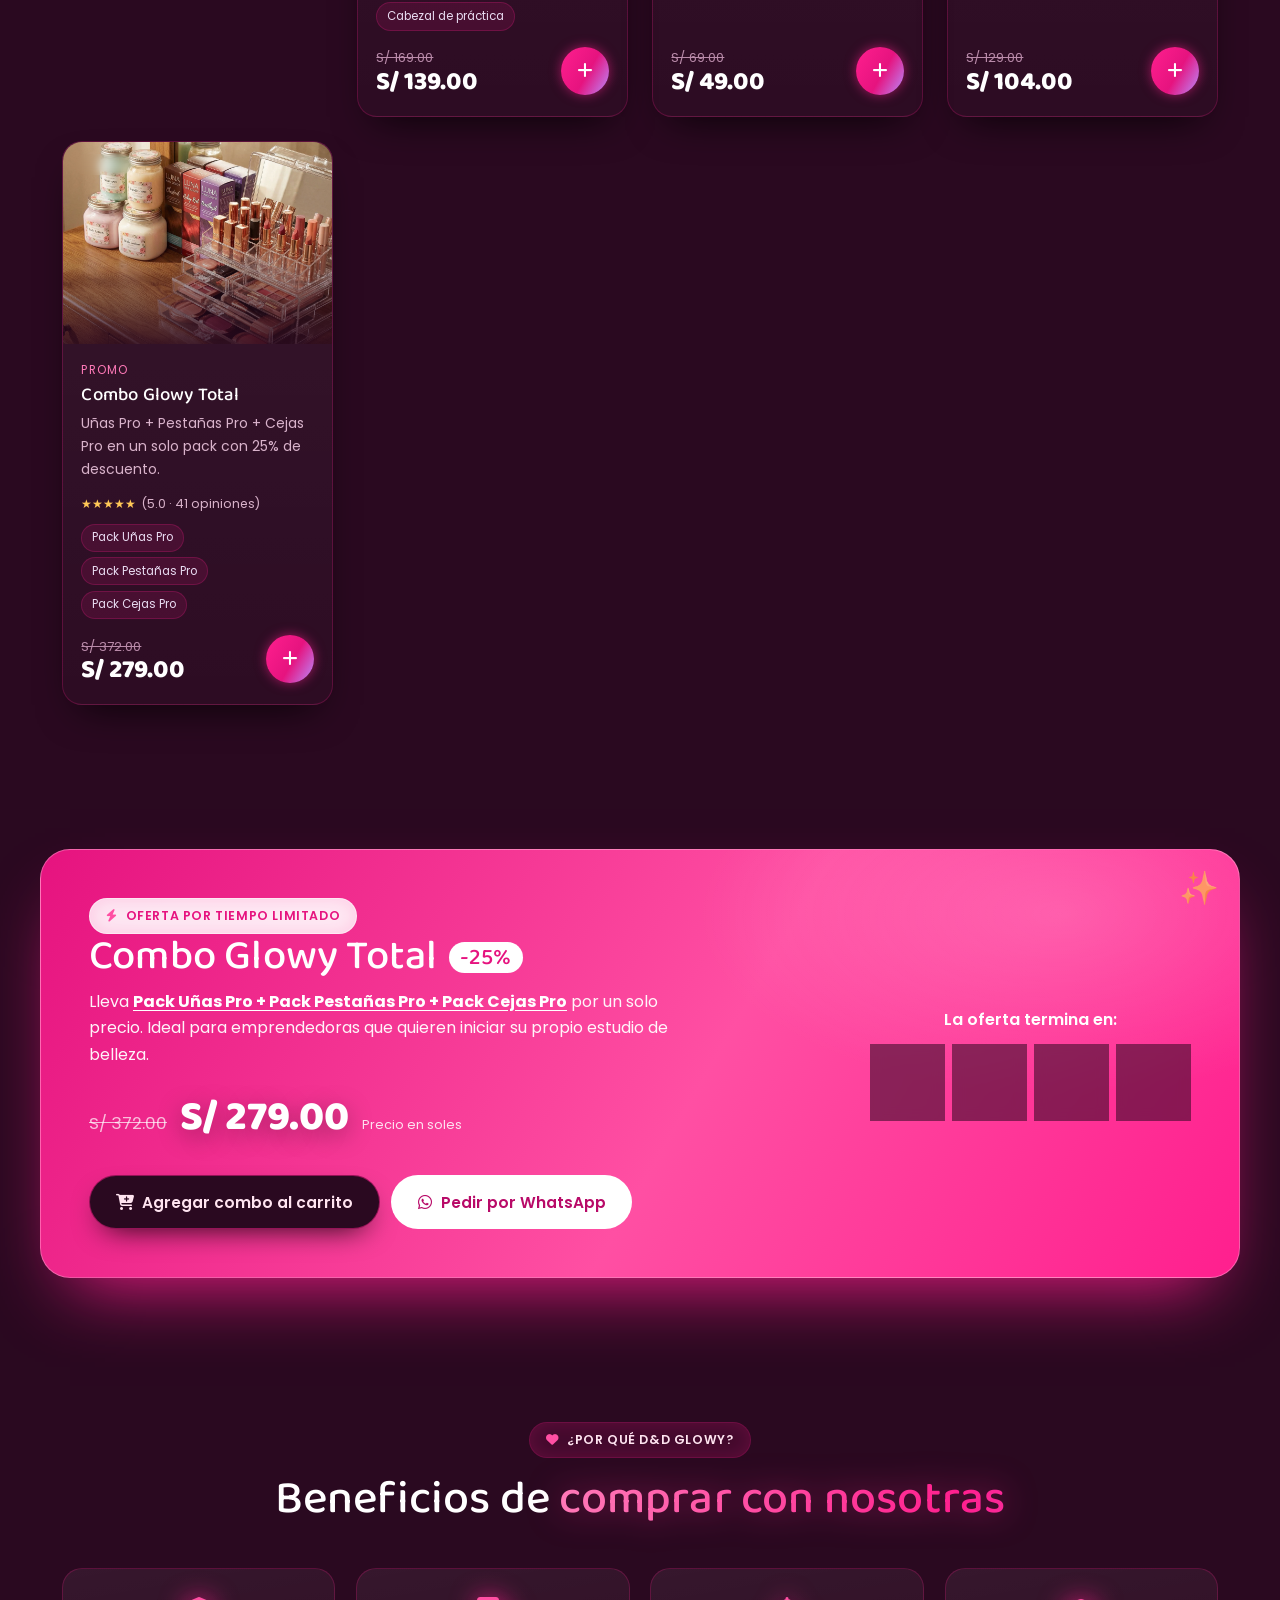
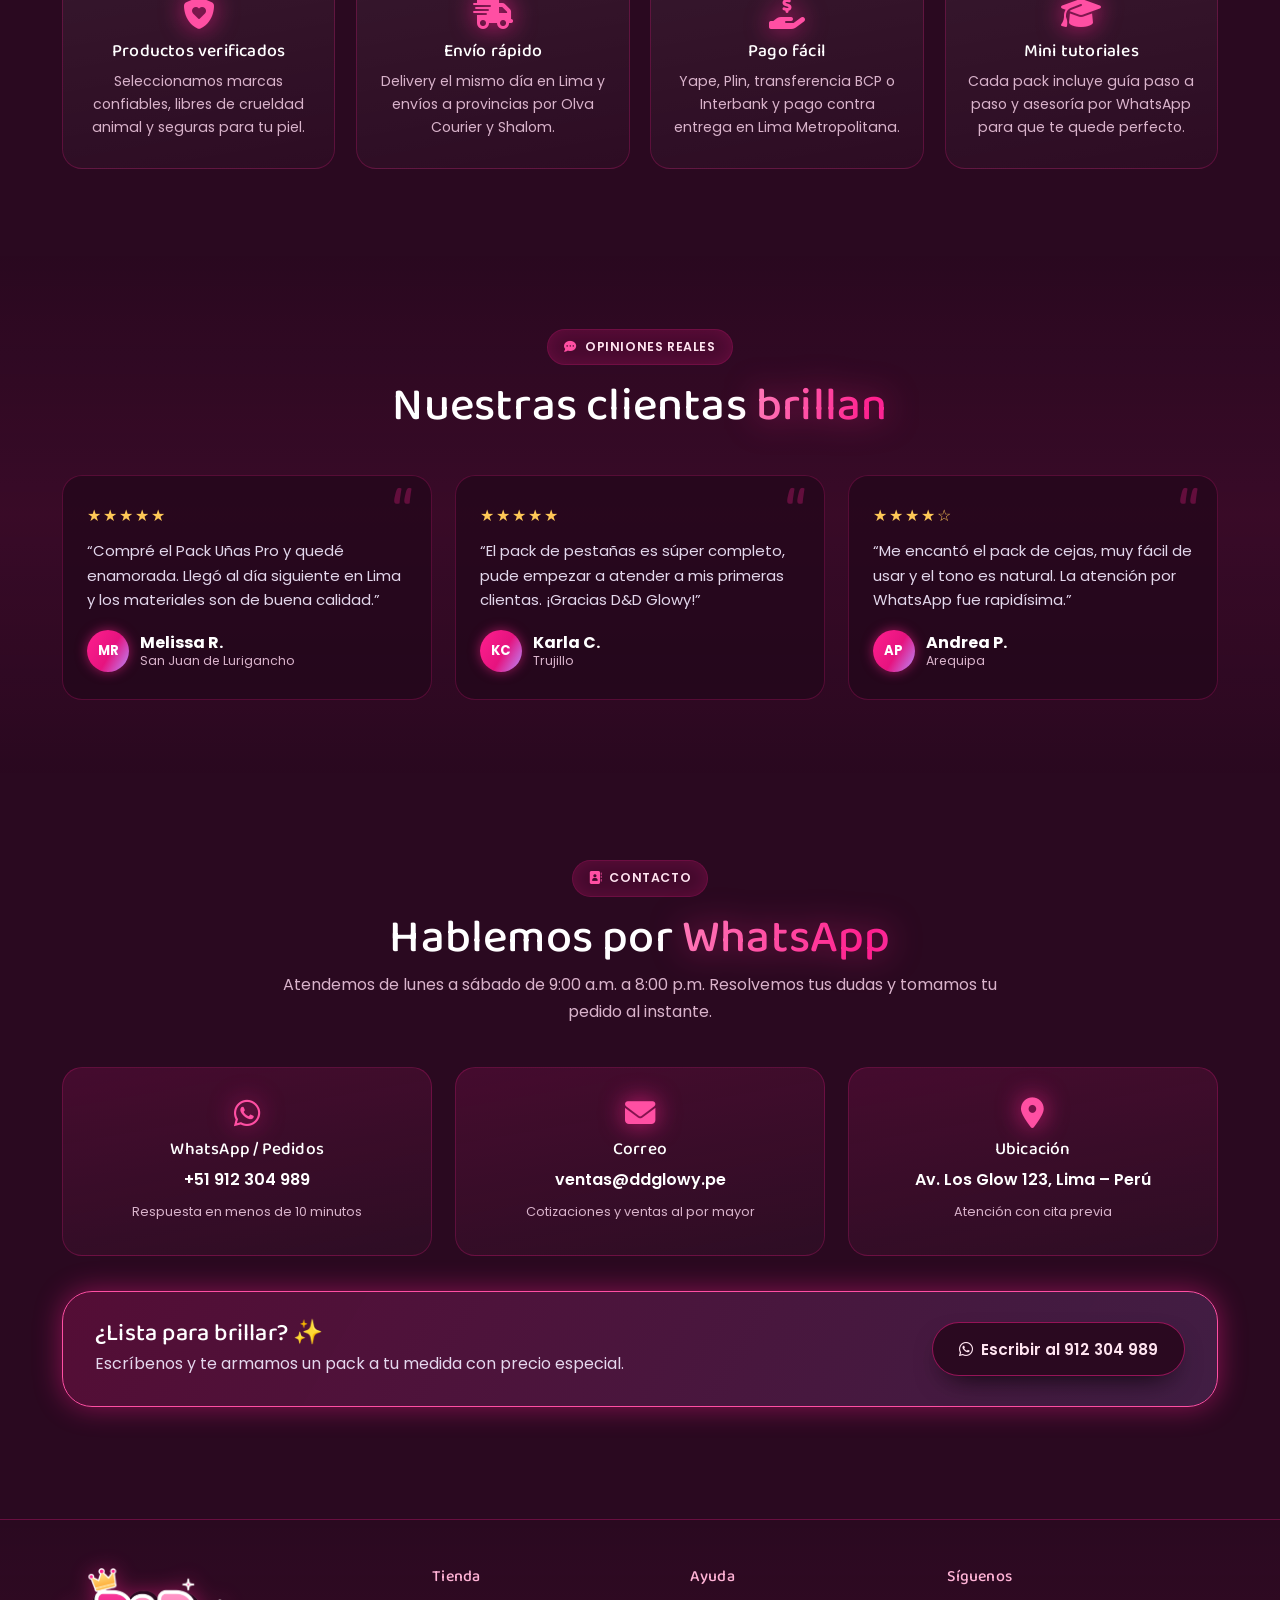
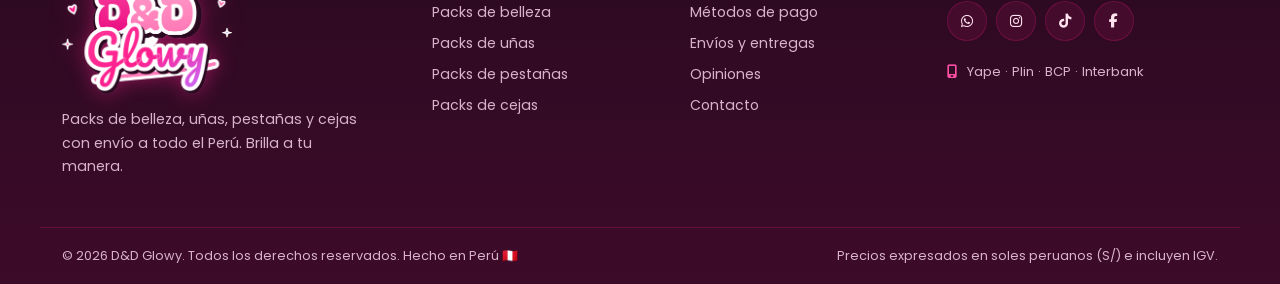
<file: dd-glowy-tienda.html>
<!DOCTYPE html>
<html lang="es">
<head>
<meta charset="UTF-8" />
<meta name="viewport" content="width=device-width, initial-scale=1.0" />
<title>D&D Glowy | Packs de Belleza, Uñas, Pestañas y Cejas en Perú</title>
<meta name="description" content="D&D Glowy - Tienda de packs de belleza en Perú. Packs para uñas, pestañas y cejas con envío a todo el país. Precios en soles. Pide por WhatsApp 912304989." />
<meta name="theme-color" content="#2A0920" />
<script>
/* Aplica las preferencias guardadas ANTES de pintar la página (evita parpadeos) */
try{
  var __p=JSON.parse(localStorage.getItem("ddglowy_prefs_v1")||"{}"),__r=document.documentElement;
  __r.dataset.theme=__p.theme||"dark";
  __r.dataset.text=__p.text||"md";
  __r.dataset.font=__p.font||"glowy";
  __r.dataset.motion=__p.motion||((window.matchMedia&&matchMedia("(prefers-reduced-motion: reduce)").matches)?"reduce":"full");
}catch(e){}
</script>
<link rel="icon" href="images/logo-dd-glowy.png" />
<link href="https://cdn.jsdelivr.net/npm/bootstrap@5.3.3/dist/css/bootstrap.min.css" rel="stylesheet" />
<link rel="preconnect" href="https://fonts.googleapis.com" />
<link rel="preconnect" href="https://fonts.gstatic.com" crossorigin />
<link href="https://fonts.googleapis.com/css2?family=Baloo+2:wght@500;600;700;800&family=Poppins:wght@300;400;500;600;700&family=Lexend:wght@400;500;600&family=Dancing+Script:wght@600;700&display=swap" rel="stylesheet" />
<link rel="stylesheet" href="https://cdn.jsdelivr.net/npm/@fortawesome/fontawesome-free@6.4.0/css/all.min.css" />
<link rel="stylesheet" href="https://cdn.jsdelivr.net/npm/aos@2.3.4/dist/aos.css" />
<style>
/* ============================================================
   D&D GLOWY · Estilos (todo en un solo archivo)
   Tema: "Glow Pink" — rosa, lila y dorado del logotipo + fondo ciruela
   ============================================================ */
:root{
  --pink-50: #fff4f9;--pink-100: #FFE4F0;--pink-200: #ffb3d6;--pink-300: #FF7AB8;
  --pink-400: #ff4fa3;--pink-500: #FF1F8E;--pink-600: #e6137f;--pink-700: #b80a68;
  --lilac: #B98CFF;
  --lilac-300: #d3b8ff;
  --gold: #FFC857;
  --plum: #2A0920;
  --ink-900: #2A0920;--ink-800: #340d29;--ink-700: #3f1432;--ink-600: #4b1c3d;--ink-500: #5c2549;
  --white:#ffffff;--muted:#d9b3cb;--line:rgba(255,31,142,.22);
  --glow-sm:0 0 12px rgba(255,31,142,.55);--glow-md:0 0 28px rgba(255,31,142,.45);--glow-lg:0 0 60px rgba(255,31,142,.35);
  --radius-sm:12px;--radius:20px;--radius-lg:30px;
  --font-display:"Baloo 2","Trebuchet MS",sans-serif;--font-body:"Poppins","Segoe UI",sans-serif;
  --shadow-card:0 18px 40px -18px rgba(0,0,0,.85);--maxw:1200px;--header-h:78px;
}
*,*::before,*::after{box-sizing:border-box}
html{scroll-behavior:smooth;-webkit-text-size-adjust:100%}
body{margin:0;font-family:var(--font-body);font-size:16px;line-height:1.65;color:var(--white);
  background:radial-gradient(1100px 600px at 12% -8%,rgba(255,31,142,.22),transparent 60%),
  radial-gradient(900px 520px at 92% 6%, rgba(185,140,255,.20),transparent 62%),var(--ink-900);overflow-x:hidden}
body::before{content:"";position:fixed;inset:0;background-image:radial-gradient(rgba(255,255,255,.055) 1px,transparent 1px);background-size:34px 34px;pointer-events:none;z-index:0}
img{max-width:100%;display:block}
a{color:inherit;text-decoration:none}
button{font-family:inherit;cursor:pointer;border:0;background:none;color:inherit}
ul{margin:0;padding:0;list-style:none}
h1,h2,h3,h4{font-family:var(--font-display);line-height:1.12;margin:0 0 .5rem;letter-spacing:.2px}
::selection{background:var(--pink-500);color:#fff}
::-webkit-scrollbar{width:11px}
::-webkit-scrollbar-track{background:var(--ink-800)}
::-webkit-scrollbar-thumb{background:linear-gradient(var(--pink-500),var(--pink-700));border-radius:20px;border:2px solid var(--ink-800)}
.container{width:100%;max-width:var(--maxw);margin:0 auto;padding:0 22px;position:relative;z-index:1}
.text-glow{background:linear-gradient(100deg,var(--pink-300),var(--pink-500) 45%,var(--lilac));-webkit-background-clip:text;background-clip:text;color:transparent;filter:drop-shadow(0 0 16px rgba(255,31,142,.5))}
.chip{display:inline-flex;align-items:center;gap:.5rem;padding:.42rem 1rem;border-radius:999px;font-size:.78rem;font-weight:600;letter-spacing:.6px;text-transform:uppercase;color:var(--pink-100);background:rgba(255,31,142,.12);border:1px solid var(--line);box-shadow:inset 0 0 18px rgba(255,31,142,.16)}
.chip i{color:var(--pink-400)}
.chip--light{background:rgba(255,255,255,.9);color:var(--pink-600);border-color:transparent}
.btn{display:inline-flex;align-items:center;justify-content:center;gap:.55rem;padding:.9rem 1.6rem;border-radius:999px;font-weight:600;font-size:.96rem;transition:transform .25s ease,box-shadow .25s ease,background .25s ease,color .25s ease;white-space:nowrap;position:relative;overflow:hidden}
.btn i{font-size:1.05em}
.btn--sm{padding:.6rem 1.1rem;font-size:.86rem}
.btn--block{width:100%}
.btn--primary{color:#fff;background:linear-gradient(120deg,var(--pink-500),var(--pink-600) 55%,var(--lilac));box-shadow:var(--glow-md)}
.btn--primary:hover{transform:translateY(-3px) scale(1.02);box-shadow:var(--glow-lg)}
.btn--ghost{color:var(--pink-100);border:1.6px solid var(--pink-400);background:rgba(255,31,142,.08)}
.btn--ghost:hover{background:rgba(255,31,142,.2);transform:translateY(-3px)}
.btn--dark{color:var(--pink-100);background:var(--ink-900);border:1.6px solid rgba(255,31,142,.5);box-shadow:0 12px 30px -14px #000}
.btn--dark:hover{transform:translateY(-3px);box-shadow:var(--glow-md)}
.btn--light{color:var(--pink-700);background:#fff}
.btn--light:hover{transform:translateY(-3px);box-shadow:0 12px 30px -10px rgba(0,0,0,.6)}
.btn--whatsapp{color:#06301a;background:linear-gradient(120deg,#4dfb8b,#12b76a);box-shadow:0 14px 32px -14px rgba(18,183,106,.8)}
.btn--whatsapp:hover{transform:translateY(-3px);box-shadow:0 18px 40px -12px rgba(18,183,106,.9)}
.topbar{background:linear-gradient(90deg,var(--pink-600),var(--pink-400),var(--pink-600));color:#fff;font-size:.82rem;position:relative;z-index:60}
.topbar__inner{display:flex;align-items:center;justify-content:space-between;gap:1rem;padding-top:.5rem;padding-bottom:.5rem}
.topbar p{margin:0}
.topbar i{margin-right:.3rem}
.topbar a{font-weight:700;text-decoration:underline;text-underline-offset:3px}
.topbar__phone{white-space:nowrap}
.header{position:sticky;top:0;z-index:50;backdrop-filter:blur(14px);background:rgba(42,9,32,.82);border-bottom:1px solid rgba(255,31,142,.16);transition:box-shadow .3s ease,background .3s ease}
.header.is-stuck{box-shadow:0 14px 34px -20px rgba(255,31,142,.9);background:rgba(42,9,32,.95)}
.header__inner{display:flex;align-items:center;justify-content:space-between;gap:1.2rem;min-height:var(--header-h)}
.brand{display:flex;align-items:center;gap:.75rem}
.brand__logo{width:78px;height:54px;object-fit:contain;filter:drop-shadow(0 0 8px rgba(255,31,142,.55))}
.brand__text{display:flex;flex-direction:column;line-height:1.05}
.brand__text strong{font-family:var(--font-display);font-size:1.32rem;letter-spacing:.3px}
.brand__text small{font-size:.68rem;color:var(--muted);letter-spacing:1.4px;text-transform:uppercase}
.nav{display:flex;align-items:center;gap:1.5rem}
.nav__link{font-size:.93rem;font-weight:500;color:var(--pink-50);position:relative;padding:.3rem 0;transition:color .2s ease}
.nav__link::after{content:"";position:absolute;left:0;bottom:0;height:2px;width:0;background:linear-gradient(90deg,var(--pink-500),var(--lilac));box-shadow:var(--glow-sm);transition:width .3s ease}
.nav__link:hover{color:var(--pink-300)}
.nav__link:hover::after,.nav__link.is-active::after{width:100%}
.nav__link.is-active{color:var(--pink-300)}
.header__actions{display:flex;align-items:center;gap:.8rem}
.cart-btn{position:relative;width:46px;height:46px;border-radius:50%;display:grid;place-items:center;font-size:1.15rem;color:var(--pink-100);border:1.6px solid var(--line);background:rgba(255,31,142,.1);transition:transform .2s ease,box-shadow .2s ease}
.cart-btn:hover{transform:translateY(-2px);box-shadow:var(--glow-sm)}
.cart-btn__count{position:absolute;top:-6px;right:-6px;min-width:22px;height:22px;padding:0 5px;border-radius:999px;background:linear-gradient(120deg,var(--pink-500),var(--pink-600) 55%,var(--lilac));color:#fff;font-size:.72rem;font-weight:700;display:grid;place-items:center;box-shadow:var(--glow-sm)}
.cart-btn__count.is-bump{animation:bump .45s ease}
@keyframes bump{0%{transform:scale(1)}40%{transform:scale(1.45)}100%{transform:scale(1)}}
.burger{display:none;flex-direction:column;gap:5px;padding:.55rem;border-radius:12px;border:1.6px solid var(--line)}
.burger span{display:block;width:22px;height:2.4px;border-radius:4px;background:var(--pink-200);transition:transform .3s ease,opacity .3s ease}
.burger.is-open span:nth-child(1){transform:translateY(7.4px) rotate(45deg)}
.burger.is-open span:nth-child(2){opacity:0}
.burger.is-open span:nth-child(3){transform:translateY(-7.4px) rotate(-45deg)}
.hero{position:relative;padding:clamp(3rem,7vw,5.5rem) 0 clamp(2.5rem,6vw,4.5rem);overflow:hidden}
.hero__glow{position:absolute;border-radius:50%;filter:blur(90px);opacity:.55;pointer-events:none;animation:pulse 7s ease-in-out infinite}
.hero__glow--one{width:420px;height:420px;background:#FF1F8E;top:-120px;left:-100px}
.hero__glow--two{width:380px;height:380px;background:#B98CFF;bottom:-140px;right:-80px;animation-delay:2.5s}
@keyframes pulse{0%,100%{transform:scale(1);opacity:.5}50%{transform:scale(1.16);opacity:.75}}
.hero__inner{display:grid;grid-template-columns:1.05fr .95fr;align-items:center;gap:clamp(2rem,5vw,4rem)}
.hero__title{font-size:clamp(2.3rem,5.4vw,3.9rem);font-weight:800;margin:.9rem 0 1rem;text-shadow:0 0 40px rgba(255,31,142,.25)}
.hero__lead{font-size:1.05rem;color:#e7d9ef;max-width:54ch;margin:0 0 1.3rem}
.hero__lead strong{color:var(--pink-200)}
.hero__list{display:grid;gap:.55rem;margin-bottom:1.7rem}
.hero__list li{display:flex;align-items:center;gap:.6rem;color:#dccfe6;font-size:.96rem}
.hero__list i{color:var(--pink-400);filter:drop-shadow(0 0 6px rgba(255,31,142,.8))}
.hero__cta{display:flex;flex-wrap:wrap;gap:.8rem;margin-bottom:2rem}
.hero__stats{display:flex;gap:2rem;flex-wrap:wrap;padding-top:1.4rem;border-top:1px dashed var(--line)}
.hero__stats div{display:flex;flex-direction:column}
.hero__stats strong{font-family:var(--font-display);font-size:1.7rem;color:#fff}
.hero__stats span{font-size:.8rem;color:var(--muted)}
.star{color:#FFC857}
.hero__art{position:relative;display:grid;place-items:center;min-height:360px}
.hero__logo-wrap{position:relative;width:min(100%,430px);aspect-ratio:1;border-radius:50%;display:grid;place-items:center;background:radial-gradient(circle at 50% 40%,rgba(255,31,142,.35),transparent 68%)}
.hero__logo-wrap::before,.hero__logo-wrap::after{content:"";position:absolute;inset:0;border-radius:50%;border:2px dashed rgba(255,31,142,.45);animation:spin 26s linear infinite}
.hero__logo-wrap::after{inset:34px;border-style:solid;border-color:rgba(255,122,184,.28);animation-direction:reverse;animation-duration:34s}
@keyframes spin{to{transform:rotate(360deg)}}
.hero__logo{width:92%;filter:drop-shadow(0 24px 38px rgba(255,31,142,.55));animation:floaty 5.5s ease-in-out infinite}
@keyframes floaty{0%,100%{transform:translateY(0) rotate(-1deg)}50%{transform:translateY(-16px) rotate(1deg)}}
.float-tag{position:absolute;padding:.5rem .95rem;border-radius:999px;font-size:.8rem;font-weight:600;color:#fff;background:rgba(34,8,27,.82);border:1.4px solid var(--pink-400);box-shadow:var(--glow-sm);backdrop-filter:blur(6px);animation:floaty 4.6s ease-in-out infinite}
.float-tag i{color:var(--pink-400);margin-right:.3rem}
.float-tag--1{top:6%;right:2%}
.float-tag--2{bottom:12%;left:-2%;animation-delay:1.1s}
.float-tag--3{bottom:-2%;right:12%;animation-delay:2s}
.categories{padding:1rem 0 .5rem}
.cat-card{padding:1.5rem 1.3rem;border-radius:var(--radius);background:linear-gradient(160deg,rgba(255,31,142,.14),rgba(255,255,255,.02));border:1px solid var(--line);text-align:left;cursor:pointer;transition:transform .28s ease,box-shadow .28s ease,border-color .28s ease}
.cat-card:hover{transform:translateY(-8px);box-shadow:var(--glow-md);border-color:var(--pink-400)}
.cat-card i{font-size:1.7rem;color:var(--pink-400);margin-bottom:.7rem;filter:drop-shadow(0 0 10px rgba(255,31,142,.8))}
.cat-card h3{font-size:1.15rem;margin-bottom:.25rem}
.cat-card p{margin:0;font-size:.86rem;color:var(--muted)}
.section{padding:clamp(3rem,7vw,5rem) 0;position:relative}
.section--alt{background:linear-gradient(180deg,transparent,rgba(255,31,142,.07),transparent)}
.section__head{text-align:center;max-width:760px;margin:0 auto 2.6rem}
.section__title{font-size:clamp(1.9rem,4vw,2.9rem);margin-top:1rem}
.section__sub{color:var(--muted);font-size:1rem;margin:.4rem 0 0}
.filters{display:flex;flex-wrap:wrap;align-items:center;justify-content:center;gap:.6rem;margin-bottom:2.2rem}
.filter{padding:.6rem 1.25rem;border-radius:999px;font-size:.88rem;font-weight:600;color:var(--pink-100);border:1.5px solid var(--line);background:rgba(255,31,142,.07);transition:all .25s ease}
.filter:hover{background:rgba(255,31,142,.2);transform:translateY(-2px)}
.filter.is-active{color:#fff;background:linear-gradient(120deg,var(--pink-500),var(--pink-600) 55%,var(--lilac));border-color:transparent;box-shadow:var(--glow-sm)}
.filters__search{display:flex;align-items:center;gap:.55rem;padding:.55rem 1rem;border-radius:999px;border:1.5px solid var(--line);background:rgba(255,255,255,.04);margin-left:.4rem}
.filters__search i{color:var(--pink-400)}
.filters__search input{border:0;outline:0;background:transparent;color:#fff;font-family:inherit;font-size:.88rem;min-width:190px}
.filters__search input::placeholder{color:#b98aa9}
.grid-products{display:grid;grid-template-columns:repeat(auto-fill,minmax(260px,1fr));gap:1.5rem}
.product{position:relative;display:flex;flex-direction:column;border-radius:var(--radius);overflow:hidden;background:linear-gradient(180deg,rgba(255,255,255,.055),rgba(255,255,255,.015));border:1px solid var(--line);box-shadow:var(--shadow-card);transition:transform .3s ease,box-shadow .3s ease,border-color .3s ease;animation:fadeUp .5s ease both}
@keyframes fadeUp{from{opacity:0;transform:translateY(18px)}to{opacity:1;transform:translateY(0)}}
.product:hover{transform:translateY(-8px);border-color:var(--pink-400);box-shadow:0 26px 55px -22px rgba(255,31,142,.85)}
.product__media{position:relative;overflow:hidden;aspect-ratio:4/3;background:#1e0617}
.product__media img{width:100%;height:100%;object-fit:cover;transition:transform .55s ease}
.product:hover .product__media img{transform:scale(1.09)}
.product__media::after{content:"";position:absolute;inset:0;background:linear-gradient(180deg,transparent 45%,rgba(42,9,32,.85))}
.product__badges{position:absolute;top:.75rem;left:.75rem;display:flex;flex-direction:column;gap:.4rem;z-index:2}
.badge{padding:.3rem .7rem;border-radius:999px;font-size:.7rem;font-weight:700;letter-spacing:.4px;text-transform:uppercase;color:#fff;backdrop-filter:blur(4px)}
.badge--new{background:rgba(185,140,255,.85);box-shadow:0 0 14px rgba(185,140,255,.7)}
.badge--hot{background:linear-gradient(120deg,var(--pink-500),var(--pink-600) 55%,var(--lilac));box-shadow:var(--glow-sm)}
.badge--off{background:#FFC857;color:#3a2c00}
.product__body{padding:1.1rem 1.15rem 1.35rem;display:flex;flex-direction:column;flex:1}
.product__cat{font-size:.72rem;letter-spacing:1.2px;text-transform:uppercase;color:var(--pink-300);margin-bottom:.3rem}
.product__name{font-size:1.16rem;margin-bottom:.4rem}
.product__desc{font-size:.87rem;color:var(--muted);margin:0 0 .8rem}
.product__includes{display:flex;flex-wrap:wrap;gap:.35rem;margin-bottom:1rem}
.product__includes span{font-size:.72rem;padding:.22rem .6rem;border-radius:999px;color:#e9dcf2;background:rgba(255,31,142,.12);border:1px solid var(--line)}
.product__foot{margin-top:auto;display:flex;align-items:flex-end;justify-content:space-between;gap:.6rem}
.product__prices{display:flex;flex-direction:column}
.price-old{font-size:.82rem;color:#b98aa9;text-decoration:line-through}
.price-now{font-family:var(--font-display);font-size:1.6rem;font-weight:800;color:#fff;line-height:1}
.price-now small{font-size:.62em;color:var(--pink-300)}
.product__add{width:48px;height:48px;border-radius:50%;display:grid;place-items:center;font-size:1.05rem;color:#fff;background:linear-gradient(120deg,var(--pink-500),var(--pink-600) 55%,var(--lilac));box-shadow:var(--glow-sm);transition:transform .22s ease,box-shadow .22s ease;flex-shrink:0}
.product__add:hover{transform:scale(1.12) rotate(-8deg);box-shadow:var(--glow-lg)}
.product__rating{display:flex;align-items:center;gap:.3rem;font-size:.78rem;color:#FFC857;margin-bottom:.55rem}
.product__rating span{color:var(--muted)}
.empty-state{text-align:center;color:var(--muted);padding:2.5rem 1rem;border:1px dashed var(--line);border-radius:var(--radius)}
.empty-state i{color:var(--pink-400);margin-right:.4rem}
.promo{padding:clamp(2.5rem,6vw,4rem) 0}
.promo__inner{display:grid;grid-template-columns:1.4fr .6fr;gap:2rem;align-items:center;padding:clamp(1.8rem,4vw,3rem);border-radius:var(--radius-lg);background:radial-gradient(600px 300px at 85% 15%,rgba(255,255,255,.18),transparent 60%),linear-gradient(120deg,var(--pink-600),var(--pink-400) 55%,var(--pink-500));box-shadow:0 34px 70px -30px rgba(255,31,142,.95);border:1px solid rgba(255,255,255,.28);position:relative;overflow:hidden}
.promo__inner::after{content:"✨";position:absolute;top:12px;right:20px;font-size:2rem;opacity:.55}
.promo__text h2{font-size:clamp(1.7rem,3.6vw,2.6rem);color:#fff;display:flex;align-items:center;gap:.7rem;flex-wrap:wrap}
.promo__off{font-size:.55em;padding:.18rem .7rem;border-radius:999px;background:#fff;color:var(--pink-600)}
.promo__text p{color:rgba(255,255,255,.95);max-width:60ch}
.promo__text strong{color:#fff;text-decoration:underline;text-underline-offset:3px}
.promo__price{display:flex;align-items:baseline;gap:.8rem;flex-wrap:wrap;margin:1rem 0 1.4rem}
.promo__price .price-old{color:rgba(255,255,255,.7);font-size:1.05rem}
.promo__price .price-new{font-family:var(--font-display);font-size:2.6rem;font-weight:800;color:#fff;text-shadow:0 6px 24px rgba(0,0,0,.35)}
.promo__price small{color:rgba(255,255,255,.85);font-size:.8rem}
.promo__cta{display:flex;flex-wrap:wrap;gap:.7rem}
.promo__timer{text-align:center}
.promo__timer>p{color:#fff;font-weight:600;margin-bottom:.7rem}
.timer{display:grid;grid-template-columns:repeat(4,1fr);gap:.5rem}
.timer div{background:rgba(42,9,32,.55);border:1px solid rgba(255,255,255,.25);border-radius:14px;padding:.7rem .3rem;backdrop-filter:blur(6px)}
.timer strong{display:block;font-family:var(--font-display);font-size:1.6rem;color:#fff;line-height:1}
.timer span{font-size:.68rem;color:rgba(255,255,255,.8);text-transform:uppercase;letter-spacing:.6px}
.benefits{display:grid;grid-template-columns:repeat(4,1fr);gap:1.3rem}
.benefit{padding:1.8rem 1.4rem;border-radius:var(--radius);background:linear-gradient(170deg,rgba(255,255,255,.06),rgba(255,255,255,.015));border:1px solid var(--line);text-align:center;transition:transform .28s ease,box-shadow .28s ease}
.benefit:hover{transform:translateY(-7px);box-shadow:var(--glow-md)}
.benefit i{font-size:2rem;color:var(--pink-400);margin-bottom:.8rem;filter:drop-shadow(0 0 12px rgba(255,31,142,.85))}
.benefit h3{font-size:1.1rem}
.benefit p{font-size:.88rem;color:var(--muted);margin:0}
.testimonials{display:grid;grid-template-columns:repeat(3,1fr);gap:1.4rem}
.testimonial{padding:1.7rem 1.5rem;border-radius:var(--radius);background:rgba(34,8,27,.72);border:1px solid var(--line);position:relative;transition:transform .28s ease,box-shadow .28s ease}
.testimonial:hover{transform:translateY(-6px);box-shadow:var(--glow-md)}
.testimonial::before{content:"\201C";position:absolute;top:.1rem;right:1.2rem;font-family:var(--font-display);font-size:4.6rem;color:rgba(255,31,142,.28);line-height:1}
.testimonial__stars{color:#FFC857;letter-spacing:2px;margin-bottom:.6rem}
.testimonial p{font-size:.93rem;color:#e3d7ec;margin:0 0 1.1rem}
.testimonial footer{display:flex;align-items:center;gap:.7rem}
.avatar{width:42px;height:42px;border-radius:50%;display:grid;place-items:center;font-weight:700;font-size:.82rem;color:#fff;background:linear-gradient(120deg,var(--pink-500),var(--pink-600) 55%,var(--lilac));box-shadow:var(--glow-sm);flex-shrink:0}
.testimonial footer span:last-child{display:flex;flex-direction:column;line-height:1.25}
.testimonial footer small{color:var(--muted);font-size:.78rem}
.contact{display:grid;grid-template-columns:repeat(3,1fr);gap:1.4rem;margin-bottom:2.2rem}
.contact__card{padding:1.9rem 1.5rem;border-radius:var(--radius);text-align:center;background:linear-gradient(170deg,rgba(255,31,142,.13),rgba(255,255,255,.02));border:1px solid var(--line);transition:transform .28s ease,box-shadow .28s ease}
.contact__card:hover{transform:translateY(-7px);box-shadow:var(--glow-md)}
.contact__card i{font-size:1.9rem;color:var(--pink-400);margin-bottom:.7rem;filter:drop-shadow(0 0 12px rgba(255,31,142,.85))}
.contact__card h3{font-size:1.08rem}
.contact__card p{margin:.2rem 0 .3rem;font-weight:600}
.contact__card a:hover{color:var(--pink-300)}
.contact__card small{color:var(--muted);font-size:.8rem}
.contact__banner{display:flex;align-items:center;justify-content:space-between;gap:1.5rem;flex-wrap:wrap;padding:1.8rem 2rem;border-radius:var(--radius-lg);background:linear-gradient(120deg,rgba(255,31,142,.2),rgba(185,140,255,.16));border:1px solid var(--pink-400);box-shadow:var(--glow-md)}
.contact__banner h3{font-size:1.5rem;margin-bottom:.2rem}
.contact__banner p{margin:0;color:#e5d8ee}
.footer{margin-top:2rem;padding-top:3rem;background:linear-gradient(180deg,transparent,rgba(255,31,142,.09));border-top:1px solid var(--line)}
.footer__inner{display:grid;grid-template-columns:1.5fr 1fr 1fr 1.2fr;gap:2rem;padding-bottom:2rem}
.footer__brand img{width:170px;margin-bottom:.9rem;filter:drop-shadow(0 0 10px rgba(255,31,142,.45))}
.footer__brand p{color:var(--muted);font-size:.89rem;max-width:34ch}
.footer__col{display:flex;flex-direction:column;gap:.5rem}
.footer__col h4{font-size:1rem;margin-bottom:.4rem;color:var(--pink-200)}
.footer__col a{color:var(--muted);font-size:.88rem;transition:color .2s ease,padding-left .2s ease}
.footer__col a:hover{color:var(--pink-300);padding-left:4px}
.socials{display:flex;gap:.55rem;margin-bottom:.8rem}
.socials a{width:40px;height:40px;border-radius:50%;display:grid;place-items:center;color:var(--pink-100);border:1.5px solid var(--line);background:rgba(255,31,142,.1);transition:transform .22s ease,box-shadow .22s ease}
.socials a:hover{transform:translateY(-4px);box-shadow:var(--glow-sm)}
.footer__pay{color:var(--muted);font-size:.82rem}
.footer__pay i{color:var(--pink-400);margin-right:.35rem}
.footer__bottom{display:flex;align-items:center;justify-content:space-between;gap:1rem;flex-wrap:wrap;padding:1.1rem 22px;border-top:1px solid var(--line);font-size:.8rem;color:var(--muted)}
.footer__bottom p{margin:0}
.whatsapp-float{position:fixed;right:20px;bottom:22px;z-index:70;display:inline-flex;align-items:center;gap:.55rem;padding:.85rem 1.2rem .85rem 1rem;border-radius:999px;font-weight:700;font-size:.9rem;color:#06301a;background:linear-gradient(120deg,#4dfb8b,#12b76a);box-shadow:0 16px 34px -12px rgba(18,183,106,.95);animation:pulseGlow 2.4s ease-in-out infinite}
.whatsapp-float i{font-size:1.35rem}
.whatsapp-float:hover{transform:translateY(-3px) scale(1.03)}
@keyframes pulseGlow{0%,100%{box-shadow:0 16px 34px -12px rgba(18,183,106,.9)}50%{box-shadow:0 16px 40px -6px rgba(77,251,139,.95)}}
.cart-overlay{position:fixed;inset:0;z-index:90;background:rgba(20,3,14,.72);backdrop-filter:blur(3px);animation:fadeIn .25s ease}
@keyframes fadeIn{from{opacity:0}to{opacity:1}}
.cart{position:fixed;top:0;right:0;z-index:95;width:min(420px,100%);height:100%;display:flex;flex-direction:column;background:linear-gradient(180deg,var(--ink-800),var(--ink-900));border-left:1px solid var(--line);box-shadow:-24px 0 60px -20px rgba(255,31,142,.6);transform:translateX(105%);transition:transform .38s cubic-bezier(.2,.8,.3,1)}
.cart.is-open{transform:translateX(0)}
.cart__head{display:flex;align-items:center;justify-content:space-between;padding:1.2rem 1.4rem;border-bottom:1px solid var(--line)}
.cart__head h2{font-size:1.25rem;margin:0;display:flex;align-items:center;gap:.55rem}
.cart__head i{color:var(--pink-400)}
.cart__close{width:38px;height:38px;border-radius:50%;display:grid;place-items:center;font-size:1.15rem;border:1.5px solid var(--line);transition:background .2s ease,transform .2s ease}
.cart__close:hover{background:rgba(255,31,142,.2);transform:rotate(90deg)}
.cart__body{flex:1;overflow-y:auto;padding:1rem 1.4rem;display:flex;flex-direction:column;gap:.9rem}
.cart-empty{text-align:center;color:var(--muted);padding:2.5rem .5rem}
.cart-empty i{font-size:2.6rem;color:var(--pink-500);display:block;margin-bottom:.8rem;filter:drop-shadow(0 0 14px rgba(255,31,142,.8))}
.cart-item{display:grid;grid-template-columns:68px 1fr auto;gap:.8rem;align-items:center;padding:.7rem;border-radius:16px;background:rgba(255,255,255,.045);border:1px solid var(--line);animation:fadeUp .35s ease both}
.cart-item img{width:68px;height:68px;border-radius:12px;object-fit:cover}
.cart-item__info h4{font-size:.95rem;margin:0 0 .2rem}
.cart-item__info p{margin:0;font-size:.82rem;color:var(--pink-300);font-weight:600}
.cart-item__qty{display:flex;align-items:center;gap:.45rem;margin-top:.4rem}
.cart-item__qty button{width:26px;height:26px;border-radius:8px;display:grid;place-items:center;font-size:.8rem;background:rgba(255,31,142,.18);border:1px solid var(--line);transition:background .2s ease}
.cart-item__qty button:hover{background:rgba(255,31,142,.4)}
.cart-item__qty span{min-width:20px;text-align:center;font-weight:600;font-size:.9rem}
.cart-item__remove{font-size:.95rem;color:#ff7a9c;padding:.3rem;transition:transform .2s ease}
.cart-item__remove:hover{transform:scale(1.2)}
.cart__foot{padding:1.1rem 1.4rem 1.4rem;border-top:1px solid var(--line);background:rgba(0,0,0,.28)}
.cart__row{display:flex;align-items:center;justify-content:space-between;font-size:.92rem;color:var(--muted);margin-bottom:.35rem}
.cart__row strong{color:#fff}
.cart__row--total{font-size:1.15rem;margin:.6rem 0 .9rem;padding-top:.6rem;border-top:1px dashed var(--line)}
.cart__row--total strong{font-family:var(--font-display);font-size:1.5rem;color:var(--pink-300)}
.cart__field{display:flex;flex-direction:column;gap:.28rem;margin-bottom:.65rem;font-size:.82rem;color:var(--muted)}
.cart__field input{padding:.65rem .9rem;border-radius:12px;border:1.4px solid var(--line);background:rgba(255,255,255,.05);color:#fff;font-family:inherit;font-size:.9rem;outline:none;transition:border-color .2s ease,box-shadow .2s ease}
.cart__field input:focus{border-color:var(--pink-400);box-shadow:0 0 0 3px rgba(255,31,142,.2)}
.cart__field input::placeholder{color:#b98aa9}
.cart__clear{display:block;width:100%;margin-top:.6rem;font-size:.82rem;color:#ff9db5}
.cart__clear:hover{color:#ff5f8b}
.cart__note{font-size:.74rem;color:var(--muted);margin:.6rem 0 0;text-align:center}
.toast{position:fixed;left:50%;bottom:30px;z-index:120;transform:translate(-50%,140%);padding:.85rem 1.3rem;border-radius:999px;font-size:.9rem;font-weight:600;color:#fff;background:linear-gradient(120deg,var(--pink-500),var(--pink-700) 60%,var(--lilac));box-shadow:var(--glow-md);transition:transform .4s cubic-bezier(.2,.8,.3,1);max-width:90vw;text-align:center}
.toast.is-show{transform:translate(-50%,0)}
.toast i{margin-right:.4rem}
.to-top{position:fixed;right:22px;bottom:92px;z-index:65;width:46px;height:46px;border-radius:50%;display:grid;place-items:center;color:#fff;background:rgba(34,8,27,.9);border:1.5px solid var(--pink-400);box-shadow:var(--glow-sm);opacity:0;pointer-events:none;transform:translateY(14px);transition:opacity .3s ease,transform .3s ease}
.to-top.is-show{opacity:1;pointer-events:auto;transform:translateY(0)}
.to-top:hover{background:var(--pink-600)}
.cart__field .req{color:var(--pink-400);font-style:normal}
#send-order:disabled{opacity:.45;cursor:not-allowed;filter:grayscale(.35);box-shadow:none;transform:none}
#send-order:disabled:hover{transform:none;box-shadow:none}
.cart-btn.has-items{animation:cartPulse 2.6s ease-in-out infinite}
@keyframes cartPulse{0%,100%{box-shadow:0 0 0 0 rgba(255,31,142,.55)}50%{box-shadow:0 0 0 9px rgba(255,31,142,0)}}
.modal-overlay{position:fixed;inset:0;z-index:130;display:grid;place-items:center;padding:22px;background:rgba(20,3,14,.78);backdrop-filter:blur(5px);animation:fadeIn .25s ease}
.modal-overlay[hidden]{display:none}
.modal{width:min(460px,100%);text-align:center;padding:2.2rem 1.8rem 1.8rem;border-radius:var(--radius-lg);background:linear-gradient(180deg,var(--ink-700),var(--ink-900));border:1.5px solid var(--pink-400);box-shadow:0 30px 70px -24px rgba(255,31,142,.9);animation:popIn .38s cubic-bezier(.2,.9,.3,1.2)}
@keyframes popIn{from{opacity:0;transform:translateY(20px) scale(.94)}to{opacity:1;transform:translateY(0) scale(1)}}
.modal__icon{display:grid;place-items:center;width:76px;height:76px;margin:0 auto 1rem;border-radius:50%;font-size:2.2rem;color:#fff;background:linear-gradient(120deg,var(--pink-500),var(--pink-600) 55%,var(--lilac));box-shadow:var(--glow-lg)}
.modal h2{font-size:1.6rem;margin-bottom:.5rem}
.modal p{color:var(--muted);font-size:.95rem;margin:0 0 1.4rem}
.modal p strong{color:var(--pink-200)}
.modal__actions{display:flex;flex-direction:column;gap:.6rem}
@media (max-width:1080px){
  .hero__inner{grid-template-columns:1fr;text-align:center}
  .hero__content{order:2}
  .hero__art{order:1;min-height:300px}
  .hero__list li{justify-content:center}
  .hero__cta,.hero__stats{justify-content:center}
  .hero__lead{margin-inline:auto}
  .benefits{grid-template-columns:repeat(2,1fr)}
  .footer__inner{grid-template-columns:1fr 1fr}
  .promo__inner{grid-template-columns:1fr}
}
@media (max-width:900px){
  .nav{position:fixed;inset:calc(var(--header-h) + 40px) 0 auto 0;flex-direction:column;gap:.2rem;padding:1.2rem 22px 1.6rem;background:rgba(42,9,32,.98);border-bottom:1px solid var(--line);box-shadow:0 24px 40px -20px rgba(0,0,0,.9);transform:translateY(-140%);transition:transform .35s ease;max-height:calc(100vh - var(--header-h));overflow-y:auto}
  .nav.is-open{transform:translateY(0)}
  .nav__link{padding:.8rem 0;border-bottom:1px solid rgba(255,31,142,.12);font-size:1rem}
  .burger{display:flex}
  .header .btn--primary{display:none}
  .testimonials{grid-template-columns:1fr}
  .contact{grid-template-columns:1fr}
  .topbar__inner{flex-direction:column;gap:.25rem;text-align:center}
  .topbar{font-size:.76rem}
}
@media (max-width:620px){
  :root{--header-h:68px}
  .brand__logo{width:62px;height:44px}
  .brand__text strong{font-size:1.1rem}
  .brand__text small{font-size:.6rem}
  .grid-products{grid-template-columns:1fr}
  .benefits{grid-template-columns:1fr}
  .footer__inner{grid-template-columns:1fr}
  .hero__stats{gap:1.3rem}
  .hero__stats strong{font-size:1.4rem}
  .float-tag--2{left:0}
  .whatsapp-float span{display:none}
  .whatsapp-float{padding:.95rem}
  .whatsapp-float i{font-size:1.5rem}
  .filters__search{width:100%;margin-left:0}
  .filters__search input{min-width:0;width:100%}
  .promo__price .price-new{font-size:2.1rem}
  .cart{width:100%}
  .to-top{bottom:86px;right:18px}
}
@media (prefers-reduced-motion:reduce){
  *,*::before,*::after{animation-duration:.001ms !important;animation-iteration-count:1 !important;transition-duration:.001ms !important}
  html{scroll-behavior:auto}
}

/* ============================================================
   MEJORAS · Accesibilidad, configuración de usuario y animaciones
   ============================================================ */

/* ---------- Preferencias del usuario (panel de configuración) ---------- */
:root{--focus:#FFC857}
html{font-size:100%}
html[data-text="sm"]{font-size:90%}
html[data-text="lg"]{font-size:112.5%}
html[data-text="xl"]{font-size:125%}
body{font-size:1rem;transition:background-color .4s ease,color .4s ease}
html[data-font="legible"]{--font-display:"Lexend","Segoe UI",sans-serif;--font-body:"Lexend","Segoe UI",sans-serif}
html[data-font="legible"] body{line-height:1.8;letter-spacing:.2px}

/* ---------- Accesibilidad ---------- */
.skip-link{position:fixed;left:16px;top:-90px;z-index:400;padding:.7rem 1.2rem;border-radius:999px;background:#fff;color:#b80a68;font-weight:700;box-shadow:var(--glow-md);transition:top .25s ease}
.skip-link:focus{top:12px}
:focus-visible{outline:3px solid var(--focus);outline-offset:3px;border-radius:6px}
main:focus{outline:none}
.filters__search:focus-within,.filters__sort:focus-within{border-color:var(--pink-400);box-shadow:0 0 0 3px rgba(255,31,142,.25)}
.filters__search input:focus-visible{outline:none}
.cart-item__qty button{width:32px;height:32px}
.cart-item__remove{min-width:36px;min-height:36px}
.cat-card{transition:transform .28s ease,box-shadow .28s ease,border-color .28s ease,background .28s ease}
.cat-card:focus-visible{transform:translateY(-8px);box-shadow:var(--glow-md);border-color:var(--pink-400)}

/* ---------- Navegación: barra de progreso de lectura ---------- */
.scroll-progress{position:fixed;top:0;left:0;right:0;height:4px;z-index:300;transform-origin:0 50%;transform:scaleX(0);background:linear-gradient(90deg,var(--pink-500),var(--lilac),var(--gold));box-shadow:var(--glow-sm);pointer-events:none}
.nav__link[aria-current="true"]{color:var(--pink-300)}

/* ---------- Tipografía personalizada: fuente script para acentos ---------- */
.script-tag{font-family:"Dancing Script","Brush Script MT",cursive;font-size:clamp(1.6rem,3.2vw,2.2rem);font-weight:700;color:var(--pink-200);margin:.7rem 0 0;text-shadow:0 0 18px rgba(255,31,142,.6)}

/* =====================================================
   ANIMACIÓN 1 · Brillo barrido (shimmer) en botones — hover / foco
   ===================================================== */
.btn--primary::after,.btn--whatsapp::after{content:"";position:absolute;top:0;left:-75%;width:50%;height:100%;background:linear-gradient(100deg,transparent,rgba(255,255,255,.55),transparent);transform:skewX(-20deg);pointer-events:none}
.btn--primary:hover::after,.btn--primary:focus-visible::after,.btn--whatsapp:hover::after,.btn--whatsapp:focus-visible::after{animation:shimmer .9s ease}
@keyframes shimmer{from{left:-75%}to{left:130%}}

/* =====================================================
   ANIMACIÓN 2 · Destellos titilantes (twinkle) en el hero — continua
   ===================================================== */
.sparkle{position:absolute;color:var(--gold);font-size:1.3rem;pointer-events:none;filter:drop-shadow(0 0 8px rgba(255,200,87,.9));animation:twinkle 3.2s ease-in-out infinite}
.sparkle--1{top:12%;left:8%}
.sparkle--2{top:30%;right:-2%;font-size:1.8rem;animation-delay:.8s}
.sparkle--3{bottom:26%;left:2%;animation-delay:1.5s}
.sparkle--4{top:2%;left:46%;font-size:1rem;animation-delay:2.1s}
.sparkle--5{bottom:6%;right:34%;animation-delay:.4s}
@keyframes twinkle{0%,100%{opacity:.25;transform:scale(.6) rotate(0deg)}50%{opacity:1;transform:scale(1.25) rotate(45deg)}}

/* =====================================================
   ANIMACIÓN 3 · Degradado fluido en títulos (cambio suave de color)
   ===================================================== */
.text-glow{background-size:200% auto;animation:gradientFlow 6s ease-in-out infinite alternate}
@keyframes gradientFlow{from{background-position:0% 50%}to{background-position:100% 50%}}

/* =====================================================
   ANIMACIÓN 4 · Icono gelatina (jelly) al pasar o enfocar tarjetas
   ===================================================== */
.cat-card i,.benefit i,.contact__card i{display:inline-block}
.cat-card:hover i,.cat-card:focus-visible i,.benefit:hover i,.contact__card:hover i{animation:jelly .8s ease}
@keyframes jelly{0%{transform:scale(1,1)}25%{transform:scale(1.25,.75)}50%{transform:scale(.8,1.2)}75%{transform:scale(1.12,.9)}100%{transform:scale(1,1)}}

/* =====================================================
   ANIMACIÓN 5 · Cinta de ventajas en movimiento (cambio de posición)
   Se pausa con el mouse o el teclado y con "Reducir animaciones"
   ===================================================== */
.ticker{position:relative;z-index:1;overflow:hidden;border-block:1px solid var(--line);background:rgba(255,31,142,.08);padding:.7rem 0;margin-top:.5rem}
.ticker__track{display:flex;width:max-content;animation:tickerMove 34s linear infinite}
.ticker:hover .ticker__track,.ticker:focus-within .ticker__track{animation-play-state:paused}
.ticker__group{display:flex;flex-shrink:0;gap:2.4rem;padding-right:2.4rem;font-weight:600;font-size:.9rem;color:var(--pink-100)}
.ticker__group span{white-space:nowrap}
.ticker__group i{color:var(--gold);margin-right:.5rem}
@keyframes tickerMove{from{transform:translateX(0)}to{transform:translateX(-50%)}}

/* Extra: rebote al agregar al carrito (feedback de estado) */
.is-added{animation:popAdd .5s ease}
@keyframes popAdd{0%{transform:scale(1)}40%{transform:scale(1.2) rotate(8deg)}100%{transform:scale(1) rotate(0)}}

/* ---------- Ordenar catálogo ---------- */
.filters__sort{display:flex;align-items:center;gap:.5rem;padding:.35rem .5rem .35rem 1rem;border-radius:999px;border:1.5px solid var(--line);background:rgba(255,255,255,.04);font-size:.85rem;color:var(--muted);transition:border-color .25s ease,box-shadow .25s ease}
.filters__sort select{background:transparent;color:var(--white);border:0;font-family:inherit;font-size:.88rem;padding:.35rem .3rem;cursor:pointer;border-radius:999px}
.filters__sort select option{color:#2A0920;background:#fff}

/* ---------- Asistente "Encuentra tu pack ideal" ---------- */
.quiz-section{padding-bottom:0}
.quiz{max-width:960px;margin:0 auto;padding:clamp(1.4rem,3vw,2.4rem);border-radius:var(--radius-lg);background:linear-gradient(150deg,rgba(255,31,142,.14),rgba(185,140,255,.1));border:1px solid var(--line);box-shadow:var(--glow-md)}
.quiz .section__head{margin-bottom:1.4rem}
.quiz__grid{display:grid;grid-template-columns:1fr 1fr;gap:1.4rem;margin-bottom:1.4rem}
.quiz__q{font-weight:600;margin:0 0 .6rem;color:var(--pink-200)}
.quiz__opts{display:flex;flex-wrap:wrap;gap:.5rem}
.quiz__opt{padding:.6rem 1.1rem;min-height:44px;border-radius:999px;border:1.5px solid var(--line);background:rgba(255,31,142,.07);font-weight:600;font-size:.9rem;transition:background .25s ease,color .25s ease,border-color .25s ease,box-shadow .25s ease,transform .25s ease}
.quiz__opt:hover{transform:translateY(-2px);background:rgba(255,31,142,.2)}
.quiz__opt[aria-pressed="true"]{color:#fff;background:linear-gradient(120deg,var(--pink-500),var(--pink-600) 55%,var(--lilac));border-color:transparent;box-shadow:var(--glow-sm)}
.quiz__result{min-height:110px;display:grid;align-items:center}
.quiz__hint{margin:0;text-align:center;color:var(--muted);padding:1.2rem;border:1px dashed var(--line);border-radius:var(--radius)}
.quiz-card{display:grid;grid-template-columns:96px 1fr auto;gap:1rem;align-items:center;padding:1rem;border-radius:var(--radius);background:rgba(34,8,27,.6);border:1px solid var(--pink-400);animation:fadeUp .45s ease both}
.quiz-card img{width:96px;height:96px;object-fit:cover;border-radius:14px}
.quiz-card h3{font-size:1.15rem;margin:0 0 .2rem}
.quiz-card p{margin:0 0 .25rem;font-size:.85rem;color:var(--muted)}
.quiz-card .price-now{font-size:1.4rem}

/* ---------- Panel de configuración ---------- */
.settings-btn{position:fixed;left:18px;bottom:22px;z-index:70;width:52px;height:52px;border-radius:50%;display:grid;place-items:center;font-size:1.25rem;color:#fff;background:rgba(34,8,27,.92);border:1.6px solid var(--pink-400);box-shadow:var(--glow-sm);transition:transform .35s ease,background .3s ease,box-shadow .3s ease}
.settings-btn:hover{transform:rotate(60deg) scale(1.08);box-shadow:var(--glow-md)}
.settings-btn[aria-expanded="true"]{background:var(--pink-600);transform:rotate(90deg)}
.settings{position:fixed;left:18px;bottom:86px;z-index:110;width:min(360px,calc(100vw - 36px));max-height:calc(100vh - 110px);overflow-y:auto;padding:1.2rem 1.2rem 1.3rem;border-radius:var(--radius);background:linear-gradient(180deg,var(--ink-700),var(--ink-900));border:1.5px solid var(--pink-400);box-shadow:0 30px 70px -24px rgba(255,31,142,.8);opacity:0;visibility:hidden;transform:translateY(24px) scale(.96);transform-origin:bottom left;transition:opacity .3s ease,transform .35s cubic-bezier(.2,.8,.3,1),visibility .3s}
.settings.is-open{opacity:1;visibility:visible;transform:none}
.settings__head{display:flex;align-items:center;justify-content:space-between;margin-bottom:.8rem}
.settings__head h2{font-size:1.15rem;margin:0;display:flex;align-items:center;gap:.5rem}
.settings__head h2 i{color:var(--pink-400)}
.settings__close{width:40px;height:40px;border-radius:50%;border:1.5px solid var(--line);display:grid;place-items:center;transition:background .2s ease,transform .2s ease}
.settings__close:hover{background:rgba(255,31,142,.2);transform:rotate(90deg)}
.settings fieldset{border:0;margin:0 0 1rem;padding:0;min-width:0}
.settings legend{font-weight:600;font-size:.86rem;color:var(--pink-200);margin-bottom:.45rem;padding:0}
.seg{display:flex;gap:.4rem;flex-wrap:wrap}
.seg label{position:relative;flex:1 1 auto}
.seg input{position:absolute;opacity:0;inset:0;width:100%;height:100%;margin:0;cursor:pointer}
.seg span{display:block;text-align:center;padding:.55rem .7rem;min-height:44px;border-radius:12px;border:1.5px solid var(--line);background:rgba(255,31,142,.07);font-size:.84rem;font-weight:600;transition:background .25s ease,color .25s ease,border-color .25s ease,box-shadow .25s ease,transform .25s ease}
.seg span i{margin-right:.3rem}
.seg input:hover+span{transform:translateY(-2px);background:rgba(255,31,142,.2)}
.seg input:checked+span{color:#fff;background:linear-gradient(120deg,var(--pink-500),var(--pink-600) 55%,var(--lilac));border-color:transparent;box-shadow:var(--glow-sm)}
.seg input:focus-visible+span{outline:3px solid var(--focus);outline-offset:2px}
.switch{position:relative;display:flex;align-items:center;justify-content:space-between;gap:1rem;min-height:44px;margin-bottom:1rem;font-size:.9rem;font-weight:600;cursor:pointer}
.switch input{position:absolute;opacity:0;width:1px;height:1px}
.switch__track{position:relative;flex-shrink:0;width:54px;height:30px;border-radius:999px;background:rgba(255,255,255,.2);border:1.5px solid var(--line);transition:background .3s ease,border-color .3s ease}
.switch__track::after{content:"";position:absolute;top:3px;left:3px;width:21px;height:21px;border-radius:50%;background:#fff;transition:transform .3s cubic-bezier(.2,.8,.3,1.2)}
.switch input:checked+.switch__track{background:var(--pink-500);border-color:transparent}
.switch input:checked+.switch__track::after{transform:translateX(24px)}
.switch input:focus-visible+.switch__track{outline:3px solid var(--focus);outline-offset:2px}

/* ---------- Tema claro ---------- */
html[data-theme="light"]{--white:#2A0920;--muted:#6b4a5f;--ink-900:#fff4f9;--ink-800:#ffe9f3;--ink-700:#ffdcec;--ink-600:#ffd0e5;--ink-500:#ffc3de;--pink-50:#2A0920;--pink-100:#5c1442;--pink-200:#8a0f58;--line:rgba(184,10,104,.3);--shadow-card:0 18px 40px -22px rgba(184,10,104,.45);--focus:#8a0f58}
html[data-theme="light"] body::before{background-image:radial-gradient(rgba(184,10,104,.08) 1px,transparent 1px)}
html[data-theme="light"] .header{background:rgba(255,244,249,.88)}
html[data-theme="light"] .header.is-stuck{background:rgba(255,244,249,.97)}
html[data-theme="light"] .nav{background:rgba(255,244,249,.98)}
html[data-theme="light"] .nav__link:hover,html[data-theme="light"] .nav__link.is-active,html[data-theme="light"] .nav__link[aria-current="true"]{color:var(--pink-700)}
html[data-theme="light"] .text-glow{background-image:linear-gradient(100deg,var(--pink-600),var(--pink-700) 50%,#7a3fd1);filter:none}
html[data-theme="light"] .hero__lead,html[data-theme="light"] .hero__list li,html[data-theme="light"] .contact__banner p,html[data-theme="light"] .testimonial p{color:#4a2a3f}
html[data-theme="light"] .hero__stats strong,html[data-theme="light"] .price-now,html[data-theme="light"] .cart__row strong,html[data-theme="light"] .filters__search input,html[data-theme="light"] .cart__field input{color:var(--white)}
html[data-theme="light"] .price-old{color:#7d5a70}
html[data-theme="light"] .product,html[data-theme="light"] .cart-item,html[data-theme="light"] .benefit,html[data-theme="light"] .testimonial{background:rgba(255,255,255,.8)}
html[data-theme="light"] .cart__foot{background:rgba(255,255,255,.6)}
html[data-theme="light"] .product__includes span{color:var(--pink-100)}
html[data-theme="light"] .product__cat,html[data-theme="light"] .price-now small,html[data-theme="light"] .cart-item__info p,html[data-theme="light"] .cart__row--total strong{color:var(--pink-700)}
html[data-theme="light"] .filters__search,html[data-theme="light"] .filters__sort{background:rgba(255,255,255,.7)}
html[data-theme="light"] .quiz-card{background:rgba(255,255,255,.85)}
html[data-theme="light"] .switch__track{background:rgba(42,9,32,.25)}
html[data-theme="light"] .ticker__group{color:var(--pink-100)}

/* ---------- Tema de alto contraste ---------- */
html[data-theme="contrast"]{--ink-900:#000;--ink-800:#000;--ink-700:#0a0a0a;--ink-600:#111;--ink-500:#1a1a1a;--white:#fff;--muted:#fff;--line:#fff;--pink-100:#fff;--pink-200:#ffd1e8;--pink-300:#ffb3d6;--pink-400:#ff9ad0;--focus:#ffe066;--glow-sm:none;--glow-md:none;--glow-lg:none;--shadow-card:none}
html[data-theme="contrast"] body{background:#000}
html[data-theme="contrast"] body::before,html[data-theme="contrast"] .hero__glow{display:none}
html[data-theme="contrast"] a:not(.btn){text-decoration:underline;text-underline-offset:3px}
html[data-theme="contrast"] .header,html[data-theme="contrast"] .header.is-stuck{background:#000;border-bottom:2px solid #fff}
html[data-theme="contrast"] .text-glow{background:none;color:#ffc2e0;filter:none;animation:none}
html[data-theme="contrast"] .price-old{color:#ffd1e8}
html[data-theme="contrast"] .btn--primary,html[data-theme="contrast"] .filter.is-active,html[data-theme="contrast"] .quiz__opt[aria-pressed="true"],html[data-theme="contrast"] .seg input:checked+span,html[data-theme="contrast"] .product__add,html[data-theme="contrast"] .cart-btn__count,html[data-theme="contrast"] .avatar,html[data-theme="contrast"] .badge--hot,html[data-theme="contrast"] .modal__icon{background:#fff;color:#000;border-color:#fff}
html[data-theme="contrast"] .promo__inner{background:#6a003c;border-color:#fff}
html[data-theme="contrast"] .topbar{background:#6a003c}
html[data-theme="contrast"] .product__media::after{background:linear-gradient(180deg,transparent 60%,rgba(0,0,0,.9))}

/* ---------- Reducir animaciones (preferencia del usuario) ---------- */
html[data-motion="reduce"] *,html[data-motion="reduce"] *::before,html[data-motion="reduce"] *::after{animation-duration:.001ms !important;animation-iteration-count:1 !important;transition-duration:.001ms !important;scroll-behavior:auto !important}
html[data-motion="reduce"] [data-aos]{opacity:1 !important;transform:none !important;transition:none !important}
html[data-motion="reduce"] .ticker__track{animation:none !important;width:auto;flex-wrap:wrap;justify-content:center}
html[data-motion="reduce"] .ticker__group[aria-hidden="true"]{display:none}
html[data-motion="reduce"] .ticker__group{flex-wrap:wrap;justify-content:center;padding:0 1rem}

@media (max-width:900px){
  .nav{visibility:hidden;transition:transform .35s ease,visibility .35s ease}
  .nav.is-open{visibility:visible}
}
@media (max-width:700px){
  .quiz__grid{grid-template-columns:1fr}
  .quiz-card{grid-template-columns:72px 1fr}
  .quiz-card img{width:72px;height:72px}
  .quiz-card .btn{grid-column:1 / -1}
  .filters__sort{width:100%}
  .filters__sort select{flex:1}
}
</style>
</head>
<body>

<a href="#main" class="skip-link">Saltar al contenido principal</a>
<div class="scroll-progress" id="scroll-progress" aria-hidden="true"></div>

<div class="topbar" id="topbar">
  <div class="container topbar__inner">
    <p><i class="fa-solid fa-truck-fast"></i> Envíos a todo el Perú &nbsp;|&nbsp; <i class="fa-solid fa-gift"></i> Delivery GRATIS en pedidos desde S/ 150</p>
    <p class="topbar__phone"><i class="fa-brands fa-whatsapp"></i> Pedidos: <a href="https://wa.me/51912304989" target="_blank" rel="noopener">912 304 989</a></p>
  </div>
</div>

<header class="header" id="header">
  <div class="container header__inner">
    <a href="#inicio" class="brand" aria-label="D&D Glowy - Inicio">
      <img src="images/logo-dd-glowy.png" alt="Logotipo de D&D Glowy" class="brand__logo" />
      <span class="brand__text"><strong>D&amp;D Glowy</strong><small>Packs de belleza · Perú</small></span>
    </a>
    <nav class="nav" id="nav" aria-label="Navegación principal">
      <a href="#inicio" class="nav__link">Inicio</a>
      <a href="#packs" class="nav__link">Packs</a>
      <a href="#promos" class="nav__link">Promos</a>
      <a href="#beneficios" class="nav__link">Beneficios</a>
      <a href="#opiniones" class="nav__link">Opiniones</a>
      <a href="#contacto" class="nav__link">Contacto</a>
    </nav>
    <div class="header__actions">
      <button class="cart-btn" id="cart-open" aria-label="Abrir carrito de compras">
        <i class="fa-solid fa-bag-shopping"></i><span class="cart-btn__count" id="cart-count">0</span>
      </button>
      <a href="https://wa.me/51912304989?text=Hola%20D%26D%20Glowy%2C%20quiero%20informaci%C3%B3n%20de%20sus%20packs%20de%20belleza%20%E2%9C%A8" target="_blank" rel="noopener" class="btn btn--primary btn--sm">
        <i class="fa-brands fa-whatsapp"></i> Pedir ahora
      </a>
      <button class="burger" id="burger" aria-label="Abrir menú" aria-expanded="false"><span></span><span></span><span></span></button>
    </div>
  </div>
</header>

<main id="main" tabindex="-1">
  <section class="hero" id="inicio">
    <div class="hero__glow hero__glow--one" aria-hidden="true"></div>
    <div class="hero__glow hero__glow--two" aria-hidden="true"></div>
    <div class="container hero__inner">
      <div class="hero__content" data-aos="fade-right">
        <span class="chip"><i class="fa-solid fa-crown"></i> Belleza con brillo propio</span>
        <p class="script-tag" aria-hidden="true">Brilla a tu manera ✨</p>
        <h1 class="hero__title">Packs de belleza <span class="text-glow">D&amp;D Glowy</span></h1>
        <p class="hero__lead">Todo lo que necesitas para <strong>uñas, pestañas y cejas</strong> en un solo pack. Productos originales, listos para usar y con precios en soles.</p>
        <ul class="hero__list">
          <li><i class="fa-solid fa-circle-check"></i> Kits completos y prácticos</li>
          <li><i class="fa-solid fa-circle-check"></i> Ideal para uso personal o emprendedoras</li>
          <li><i class="fa-solid fa-circle-check"></i> Pide fácil por WhatsApp</li>
        </ul>
        <div class="hero__cta">
          <a href="#packs" class="btn btn--primary"><i class="fa-solid fa-sparkles"></i> Ver los packs</a>
          <a href="https://wa.me/51912304989?text=Hola%20D%26D%20Glowy%2C%20quiero%20asesor%C3%ADa%20para%20elegir%20mi%20pack%20%E2%9C%A8" target="_blank" rel="noopener" class="btn btn--ghost"><i class="fa-brands fa-whatsapp"></i> Asesoría gratis</a>
        </div>
        <div class="hero__stats">
          <div><strong>+1.200</strong><span>Clientas felices</span></div>
          <div><strong>4.9<span class="star">★</span></strong><span>Valoración promedio</span></div>
          <div><strong>24h</strong><span>Envíos en Lima</span></div>
        </div>
      </div>
      <div class="hero__art" data-aos="zoom-in">
        <div class="hero__logo-wrap">
          <img src="images/logo-dd-glowy.png" alt="Logo D&D Glowy con corona rosa" class="hero__logo" />
        </div>
        <span class="float-tag float-tag--1"><i class="fa-solid fa-star"></i> 4.9/5</span>
        <span class="float-tag float-tag--2"><i class="fa-solid fa-heart"></i> Hecho con amor</span>
        <span class="float-tag float-tag--3"><i class="fa-solid fa-tags"></i> Desde S/ 49</span>
        <span class="sparkle sparkle--1" aria-hidden="true">✦</span>
        <span class="sparkle sparkle--2" aria-hidden="true">✦</span>
        <span class="sparkle sparkle--3" aria-hidden="true">✦</span>
        <span class="sparkle sparkle--4" aria-hidden="true">✦</span>
        <span class="sparkle sparkle--5" aria-hidden="true">✦</span>
      </div>
    </div>
  </section>

  <div class="ticker" role="region" aria-label="Ventajas de comprar en D&D Glowy">
    <div class="ticker__track">
      <div class="ticker__group">
        <span><i class="fa-solid fa-star"></i> Envíos a todo el Perú</span>
        <span><i class="fa-solid fa-star"></i> Delivery gratis desde S/ 150</span>
        <span><i class="fa-solid fa-star"></i> Paga con Yape o Plin</span>
        <span><i class="fa-solid fa-star"></i> Guía paso a paso en cada pack</span>
        <span><i class="fa-solid fa-star"></i> Asesoría gratis por WhatsApp</span>
      </div>
      <div class="ticker__group" aria-hidden="true">
        <span><i class="fa-solid fa-star"></i> Envíos a todo el Perú</span>
        <span><i class="fa-solid fa-star"></i> Delivery gratis desde S/ 150</span>
        <span><i class="fa-solid fa-star"></i> Paga con Yape o Plin</span>
        <span><i class="fa-solid fa-star"></i> Guía paso a paso en cada pack</span>
        <span><i class="fa-solid fa-star"></i> Asesoría gratis por WhatsApp</span>
      </div>
    </div>
  </div>

  <section class="categories">
    <div class="container">
      <div class="row g-3">
      <article class="cat-card col-12 col-sm-6 col-lg-3" data-filter="belleza" data-aos="fade-up"><i class="fa-solid fa-wand-magic-sparkles"></i><h3>Packs de Belleza</h3><p>Rutina completa de cuidado y maquillaje</p></article>
      <article class="cat-card col-12 col-sm-6 col-lg-3" data-filter="unas" data-aos="fade-up" data-aos-delay="80"><i class="fa-solid fa-hand-sparkles"></i><h3>Packs de Uñas</h3><p>Manicure y nail art profesional</p></article>
      <article class="cat-card col-12 col-sm-6 col-lg-3" data-filter="pestanas" data-aos="fade-up" data-aos-delay="160"><i class="fa-solid fa-eye"></i><h3>Packs de Pestañas</h3><p>Extensiones y clusters de volumen</p></article>
      <article class="cat-card col-12 col-sm-6 col-lg-3" data-filter="cejas" data-aos="fade-up" data-aos-delay="240"><i class="fa-solid fa-pen-nib"></i><h3>Packs de Cejas</h3><p>Diseño, definición y fijación</p></article>
      </div>
    </div>
  </section>

  <section class="section quiz-section" aria-labelledby="quiz-title">
    <div class="container">
      <div class="quiz" data-aos="fade-up">
        <header class="section__head">
          <span class="chip"><i class="fa-solid fa-wand-magic-sparkles"></i> Asistente Glow</span>
          <h2 class="section__title" id="quiz-title">Encuentra tu <span class="text-glow">pack ideal</span></h2>
          <p class="section__sub">Responde 2 preguntas y te recomendamos el pack perfecto para ti.</p>
        </header>
        <div class="quiz__grid">
          <div role="group" aria-labelledby="quiz-q1">
            <p class="quiz__q" id="quiz-q1">1. ¿Para qué lo quieres?</p>
            <div class="quiz__opts">
              <button type="button" class="quiz__opt" data-goal="personal" aria-pressed="false">Uso personal</button>
              <button type="button" class="quiz__opt" data-goal="emprender" aria-pressed="false">Mi emprendimiento</button>
            </div>
          </div>
          <div role="group" aria-labelledby="quiz-q2">
            <p class="quiz__q" id="quiz-q2">2. ¿Qué te interesa?</p>
            <div class="quiz__opts">
              <button type="button" class="quiz__opt" data-topic="belleza" aria-pressed="false">Belleza</button>
              <button type="button" class="quiz__opt" data-topic="unas" aria-pressed="false">Uñas</button>
              <button type="button" class="quiz__opt" data-topic="pestanas" aria-pressed="false">Pestañas</button>
              <button type="button" class="quiz__opt" data-topic="cejas" aria-pressed="false">Cejas</button>
            </div>
          </div>
        </div>
        <div class="quiz__result" id="quiz-result" aria-live="polite">
          <p class="quiz__hint">Elige una opción en cada pregunta para ver tu recomendación.</p>
        </div>
      </div>
    </div>
  </section>

  <section class="section" id="packs">
    <div class="container">
      <header class="section__head" data-aos="fade-up">
        <span class="chip"><i class="fa-solid fa-bag-shopping"></i> Catálogo</span>
        <h2 class="section__title">Nuestros <span class="text-glow">packs estrella</span></h2>
        <p class="section__sub">Precios en soles peruanos (S/). Agrega tus favoritos al carrito y envía tu pedido por WhatsApp en segundos.</p>
      </header>
      <div class="filters" id="filters" role="group" aria-label="Filtrar y ordenar packs" data-aos="fade-up">
        <button class="filter is-active" data-filter="todos">Todos</button>
        <button class="filter" data-filter="belleza">Belleza</button>
        <button class="filter" data-filter="unas">Uñas</button>
        <button class="filter" data-filter="pestanas">Pestañas</button>
        <button class="filter" data-filter="cejas">Cejas</button>
        <label class="filters__sort"><span>Ordenar:</span>
          <select id="sort-select" aria-label="Ordenar packs">
            <option value="default">Recomendados</option>
            <option value="asc">Precio: menor a mayor</option>
            <option value="desc">Precio: mayor a menor</option>
            <option value="rating">Mejor valorados</option>
          </select>
        </label>
        <div class="filters__search"><i class="fa-solid fa-magnifying-glass"></i><input type="search" id="search-input" placeholder="Buscar pack..." aria-label="Buscar pack" /></div>
      </div>
      <div class="grid-products" id="products-grid" aria-live="polite"></div>
      <p class="empty-state" id="empty-state" hidden><i class="fa-solid fa-face-sad-tear"></i> No encontramos packs con ese nombre. Escríbenos y lo conseguimos para ti.</p>
    </div>
  </section>

  <section class="promo" id="promos">
    <div class="container promo__inner" data-aos="zoom-in">
      <div class="promo__text">
        <span class="chip chip--light"><i class="fa-solid fa-bolt"></i> Oferta por tiempo limitado</span>
        <h2>Combo Glowy Total <span class="promo__off">-25%</span></h2>
        <p>Lleva <strong>Pack Uñas Pro + Pack Pestañas Pro + Pack Cejas Pro</strong> por un solo precio. Ideal para emprendedoras que quieren iniciar su propio estudio de belleza.</p>
        <p class="promo__price"><span class="price-old">S/ 372.00</span><span class="price-new">S/ 279.00</span><small>Precio en soles</small></p>
        <div class="promo__cta">
          <button class="btn btn--dark" id="add-combo"><i class="fa-solid fa-cart-plus"></i> Agregar combo al carrito</button>
          <a href="https://wa.me/51912304989?text=Hola%20D%26D%20Glowy%2C%20quiero%20el%20Combo%20Glowy%20Total%20(S%2F%20279)%20%E2%9C%A8" target="_blank" rel="noopener" class="btn btn--light"><i class="fa-brands fa-whatsapp"></i> Pedir por WhatsApp</a>
        </div>
      </div>
      <div class="promo__timer">
        <p>La oferta termina en:</p>
        <div class="timer" id="timer">
          <div><strong id="t-days">00</strong><span>Días</span></div>
          <div><strong id="t-hours">00</strong><span>Horas</span></div>
          <div><strong id="t-mins">00</strong><span>Min</span></div>
          <div><strong id="t-secs">00</strong><span>Seg</span></div>
        </div>
      </div>
    </div>
  </section>

  <section class="section" id="beneficios">
    <div class="container">
      <header class="section__head" data-aos="fade-up">
        <span class="chip"><i class="fa-solid fa-heart"></i> ¿Por qué D&amp;D Glowy?</span>
        <h2 class="section__title">Beneficios de <span class="text-glow">comprar con nosotras</span></h2>
      </header>
      <div class="benefits">
        <article class="benefit" data-aos="fade-up"><i class="fa-solid fa-shield-heart"></i><h3>Productos verificados</h3><p>Seleccionamos marcas confiables, libres de crueldad animal y seguras para tu piel.</p></article>
        <article class="benefit" data-aos="fade-up" data-aos-delay="80"><i class="fa-solid fa-truck-fast"></i><h3>Envío rápido</h3><p>Delivery el mismo día en Lima y envíos a provincias por Olva Courier y Shalom.</p></article>
        <article class="benefit" data-aos="fade-up" data-aos-delay="160"><i class="fa-solid fa-hand-holding-dollar"></i><h3>Pago fácil</h3><p>Yape, Plin, transferencia BCP o Interbank y pago contra entrega en Lima Metropolitana.</p></article>
        <article class="benefit" data-aos="fade-up" data-aos-delay="240"><i class="fa-solid fa-graduation-cap"></i><h3>Mini tutoriales</h3><p>Cada pack incluye guía paso a paso y asesoría por WhatsApp para que te quede perfecto.</p></article>
      </div>
    </div>
  </section>

  <section class="section section--alt" id="opiniones">
    <div class="container">
      <header class="section__head" data-aos="fade-up">
        <span class="chip"><i class="fa-solid fa-comment-dots"></i> Opiniones reales</span>
        <h2 class="section__title">Nuestras clientas <span class="text-glow">brillan</span></h2>
      </header>
      <div class="testimonials">
        <article class="testimonial" data-aos="fade-up">
          <div class="testimonial__stars">★★★★★</div>
          <p>“Compré el Pack Uñas Pro y quedé enamorada. Llegó al día siguiente en Lima y los materiales son de buena calidad.”</p>
          <footer><span class="avatar">MR</span><span><strong>Melissa R.</strong><small>San Juan de Lurigancho</small></span></footer>
        </article>
        <article class="testimonial" data-aos="fade-up" data-aos-delay="80">
          <div class="testimonial__stars">★★★★★</div>
          <p>“El pack de pestañas es súper completo, pude empezar a atender a mis primeras clientas. ¡Gracias D&amp;D Glowy!”</p>
          <footer><span class="avatar">KC</span><span><strong>Karla C.</strong><small>Trujillo</small></span></footer>
        </article>
        <article class="testimonial" data-aos="fade-up" data-aos-delay="160">
          <div class="testimonial__stars">★★★★☆</div>
          <p>“Me encantó el pack de cejas, muy fácil de usar y el tono es natural. La atención por WhatsApp fue rapidísima.”</p>
          <footer><span class="avatar">AP</span><span><strong>Andrea P.</strong><small>Arequipa</small></span></footer>
        </article>
      </div>
    </div>
  </section>

  <section class="section" id="contacto">
    <div class="container">
      <header class="section__head" data-aos="fade-up">
        <span class="chip"><i class="fa-solid fa-address-book"></i> Contacto</span>
        <h2 class="section__title">Hablemos por <span class="text-glow">WhatsApp</span></h2>
        <p class="section__sub">Atendemos de lunes a sábado de 9:00 a.m. a 8:00 p.m. Resolvemos tus dudas y tomamos tu pedido al instante.</p>
      </header>
      <div class="contact">
        <article class="contact__card" data-aos="fade-up"><i class="fa-brands fa-whatsapp"></i><h3>WhatsApp / Pedidos</h3><p><a href="https://wa.me/51912304989" target="_blank" rel="noopener">+51 912 304 989</a></p><small>Respuesta en menos de 10 minutos</small></article>
        <article class="contact__card" data-aos="fade-up" data-aos-delay="80"><i class="fa-solid fa-envelope"></i><h3>Correo</h3><p><a href="mailto:ventas@ddglowy.pe">ventas@ddglowy.pe</a></p><small>Cotizaciones y ventas al por mayor</small></article>
        <article class="contact__card" data-aos="fade-up" data-aos-delay="160"><i class="fa-solid fa-location-dot"></i><h3>Ubicación</h3><p>Av. Los Glow 123, Lima – Perú</p><small>Atención con cita previa</small></article>
      </div>
      <div class="contact__banner" data-aos="zoom-in">
        <div><h3>¿Lista para brillar? ✨</h3><p>Escríbenos y te armamos un pack a tu medida con precio especial.</p></div>
        <a href="https://wa.me/51912304989?text=Hola%20D%26D%20Glowy%2C%20quiero%20armar%20mi%20pack%20personalizado%20%E2%9C%A8" target="_blank" rel="noopener" class="btn btn--dark"><i class="fa-brands fa-whatsapp"></i> Escribir al 912 304 989</a>
      </div>
    </div>
  </section>
</main>

<footer class="footer">
  <div class="container footer__inner">
    <div class="footer__brand">
      <img src="images/logo-dd-glowy.png" alt="D&D Glowy" />
      <p>Packs de belleza, uñas, pestañas y cejas con envío a todo el Perú. Brilla a tu manera.</p>
    </div>
    <nav class="footer__col" aria-label="Enlaces de la tienda">
      <h4>Tienda</h4>
      <a href="#packs">Packs de belleza</a><a href="#packs">Packs de uñas</a><a href="#packs">Packs de pestañas</a><a href="#packs">Packs de cejas</a>
    </nav>
    <nav class="footer__col" aria-label="Enlaces de ayuda">
      <h4>Ayuda</h4>
      <a href="#beneficios">Métodos de pago</a><a href="#beneficios">Envíos y entregas</a><a href="#opiniones">Opiniones</a><a href="#contacto">Contacto</a>
    </nav>
    <div class="footer__col">
      <h4>Síguenos</h4>
      <div class="socials">
        <a href="https://wa.me/51912304989" target="_blank" rel="noopener" aria-label="WhatsApp"><i class="fa-brands fa-whatsapp"></i></a>
        <a href="#contacto" aria-label="Instagram"><i class="fa-brands fa-instagram"></i></a>
        <a href="#contacto" aria-label="TikTok"><i class="fa-brands fa-tiktok"></i></a>
        <a href="#contacto" aria-label="Facebook"><i class="fa-brands fa-facebook-f"></i></a>
      </div>
      <p class="footer__pay"><i class="fa-solid fa-mobile-screen"></i> Yape · Plin · BCP · Interbank</p>
    </div>
  </div>
  <div class="container footer__bottom">
    <p>© <span id="year"></span> D&amp;D Glowy. Todos los derechos reservados. Hecho en Perú 🇵🇪</p>
    <p>Precios expresados en soles peruanos (S/) e incluyen IGV.</p>
  </div>
</footer>

<a href="https://wa.me/51912304989?text=Hola%20D%26D%20Glowy%2C%20quiero%20hacer%20un%20pedido%20%E2%9C%A8" target="_blank" rel="noopener" class="whatsapp-float" aria-label="Escribir por WhatsApp"><i class="fa-brands fa-whatsapp"></i><span>Escríbenos</span></a>

<div class="cart-overlay" id="cart-overlay" hidden></div>
<aside class="cart" id="cart" aria-label="Carrito de compras" aria-hidden="true" inert>
  <header class="cart__head">
    <h2><i class="fa-solid fa-bag-shopping"></i> Tu carrito</h2>
    <button class="cart__close" id="cart-close" aria-label="Cerrar carrito"><i class="fa-solid fa-xmark"></i></button>
  </header>
  <div class="cart__body" id="cart-items"></div>
  <footer class="cart__foot">
    <div class="cart__row"><span>Subtotal</span><strong id="cart-subtotal">S/ 0.00</strong></div>
    <div class="cart__row"><span>Envío</span><strong id="cart-shipping">Por calcular</strong></div>
    <div class="cart__row cart__row--total"><span>Total</span><strong id="cart-total">S/ 0.00</strong></div>
    <label class="cart__field"><span>Tu nombre <em class="req">*</em></span><input type="text" id="customer-name" placeholder="Ej. Melissa Rojas" /></label>
    <label class="cart__field"><span>Distrito / Ciudad de entrega <em class="req">*</em></span><input type="text" id="customer-place" placeholder="Ej. San Juan de Lurigancho, Lima" /></label>
    <button class="btn btn--whatsapp btn--block" id="send-order"><i class="fa-brands fa-whatsapp"></i> Finalizar compra por WhatsApp</button>
    <button class="cart__clear" id="clear-cart"><i class="fa-solid fa-trash-can"></i> Vaciar carrito</button>
    <p class="cart__note">Al finalizar, se abrirá WhatsApp con el detalle de tu pedido listo para confirmar.</p>
  </footer>
</aside>

<div class="modal-overlay" id="modal-overlay" hidden>
  <div class="modal" role="dialog" aria-modal="true" aria-labelledby="modal-title">
    <span class="modal__icon"><i class="fa-solid fa-circle-check"></i></span>
    <h2 id="modal-title">¡Pedido listo! ✨</h2>
    <p>Se abrió <strong>WhatsApp</strong> con el detalle de tu pedido. Envíanos el mensaje para <strong>finalizar la compra</strong> y coordinamos tu entrega.</p>
    <div class="modal__actions">
      <a class="btn btn--whatsapp" id="modal-wa" href="https://wa.me/51912304989" target="_blank" rel="noopener"><i class="fa-brands fa-whatsapp"></i> Abrir WhatsApp de nuevo</a>
      <button class="btn btn--ghost" id="modal-close"><i class="fa-solid fa-check"></i> Entendido</button>
    </div>
  </div>
</div>

<button class="settings-btn" id="settings-open" type="button" aria-label="Abrir configuración del sitio" aria-expanded="false" aria-controls="settings"><i class="fa-solid fa-sliders"></i></button>
<section class="settings" id="settings" role="dialog" aria-labelledby="settings-title" inert>
  <div class="settings__head">
    <h2 id="settings-title"><i class="fa-solid fa-sliders"></i> Configuración</h2>
    <button class="settings__close" id="settings-close" type="button" aria-label="Cerrar configuración"><i class="fa-solid fa-xmark"></i></button>
  </div>
  <fieldset>
    <legend>Tema de color</legend>
    <div class="seg">
      <label><input type="radio" name="theme" value="dark" data-pref="theme" /><span><i class="fa-solid fa-moon"></i>Glow</span></label>
      <label><input type="radio" name="theme" value="light" data-pref="theme" /><span><i class="fa-solid fa-sun"></i>Claro</span></label>
      <label><input type="radio" name="theme" value="contrast" data-pref="theme" /><span><i class="fa-solid fa-circle-half-stroke"></i>Alto contraste</span></label>
    </div>
  </fieldset>
  <fieldset>
    <legend>Tamaño del texto</legend>
    <div class="seg">
      <label><input type="radio" name="text" value="sm" data-pref="text" /><span>A−</span></label>
      <label><input type="radio" name="text" value="md" data-pref="text" /><span>A</span></label>
      <label><input type="radio" name="text" value="lg" data-pref="text" /><span>A+</span></label>
      <label><input type="radio" name="text" value="xl" data-pref="text" /><span>A++</span></label>
    </div>
  </fieldset>
  <fieldset>
    <legend>Tipografía</legend>
    <div class="seg">
      <label><input type="radio" name="font" value="glowy" data-pref="font" /><span>D&amp;D Glowy</span></label>
      <label><input type="radio" name="font" value="legible" data-pref="font" /><span>Fácil de leer</span></label>
    </div>
  </fieldset>
  <label class="switch"><span>Reducir animaciones</span><input type="checkbox" role="switch" data-pref="motion" /><span class="switch__track" aria-hidden="true"></span></label>
  <button class="btn btn--ghost btn--sm btn--block" id="settings-reset" type="button"><i class="fa-solid fa-rotate-left"></i> Restablecer</button>
</section>

<div class="toast" id="toast" role="status" aria-live="polite"></div>
<button class="to-top" id="to-top" aria-label="Volver arriba"><i class="fa-solid fa-arrow-up"></i></button>

<script src="https://cdn.jsdelivr.net/npm/bootstrap@5.3.3/dist/js/bootstrap.bundle.min.js" defer></script>
<script src="https://cdn.jsdelivr.net/npm/aos@2.3.4/dist/aos.js" defer></script>
<script>
/* ============================================================
   D&D GLOWY · Catálogo + lógica de la tienda (todo en un archivo)
   Precios en SOLES PERUANOS (S/)
   ============================================================ */
const WHATSAPP_NUMBER = "51912304989";

const PACKS = [
  { id:"belleza-esencial",category:"belleza",categoryName:"Belleza",name:"Pack Belleza Esencial",desc:"Rutina completa de cuidado diario para piel radiante y maquillaje natural.",includes:["Limpiador facial","Crema hidratante","Sérum vitamina C","Esponja + brocha"],price:89,priceOld:119,rating:4.8,reviews:96,image:"images/pack-belleza-esencial.jpg",badges:[{text:"Más vendido",type:"hot"}] },
  { id:"belleza-premium",category:"belleza",categoryName:"Belleza",name:"Pack Belleza Premium",desc:"Kit de lujo con maquillaje profesional y cuidado intensivo para tu piel.",includes:["Base + corrector","Paleta de sombras","Labial mate","Máscara de pestañas","Brochas pro"],price:159,priceOld:199,rating:4.9,reviews:74,image:"images/pack-belleza-premium.jpg",badges:[{text:"Premium",type:"new"}] },
  { id:"unas-basico",category:"unas",categoryName:"Uñas",name:"Pack Uñas Básico",desc:"Todo lo necesario para un manicure prolijo en casa, fácil y rápido.",includes:["Cortaúñas","Lima de cristal","Empujador","Cepillo de uñas","Estuche"],price:69,priceOld:89,rating:4.7,reviews:132,image:"images/pack-unas-basico.jpg",badges:[{text:"-22%",type:"off"}] },
  { id:"unas-pro",category:"unas",categoryName:"Uñas",name:"Pack Uñas Pro Nail Art",desc:"Set profesional con pinceles, dotting tools y decoraciones para nail art.",includes:["6 pinceles pro","5 dotting tools","Gel constructor","Lámpara UV","Decoraciones y glitter"],price:129,priceOld:159,rating:4.9,reviews:88,image:"images/pack-unas-pro.jpg",badges:[{text:"Favorito",type:"hot"},{text:"-19%",type:"off"}] },
  { id:"pestanas-inicial",category:"pestanas",categoryName:"Pestañas",name:"Pack Pestañas Inicial",desc:"Clusters de pestañas con adhesivo y pinza para un look natural en minutos.",includes:["Tray 20D + 40D","Bond & seal","Pinza curva","Removedor","Guía de aplicación"],price:99,priceOld:129,rating:4.8,reviews:115,image:"images/pack-pestanas-inicial.jpg",badges:[{text:"Nuevo",type:"new"}] },
  { id:"pestanas-pro",category:"pestanas",categoryName:"Pestañas",name:"Pack Pestañas Pro Volumen",desc:"Kit completo de extensiones con volumen ruso para atender a tus clientas.",includes:["Trays 20D/40D/60D/100D","Pegamento profesional","2 pinzas de precisión","Anillos + espejo","Cabezal de práctica"],price:139,priceOld:169,rating:4.9,reviews:63,image:"images/pack-pestanas-pro.jpg",badges:[{text:"Emprendedoras",type:"hot"}] },
  { id:"cejas-define",category:"cejas",categoryName:"Cejas",name:"Pack Cejas Define",desc:"Define y rellena tus cejas con un acabado natural que dura todo el día.",includes:["Lápiz de cejas","Gel fijador","Brocha biselada","Plantillas","Espejo"],price:49,priceOld:69,rating:4.7,reviews:148,image:"images/pack-cejas-define.jpg",badges:[{text:"Precio especial",type:"off"}] },
  { id:"cejas-pro",category:"cejas",categoryName:"Cejas",name:"Pack Cejas Pro Studio",desc:"Kit profesional para diseño, laminado y fijación de cejas en salón.",includes:["Kit de laminado","Tinte para cejas","Gel fijador pro","Cera + bandas","Pinza de precisión"],price:104,priceOld:129,rating:4.8,reviews:57,image:"images/pack-cejas-pro.jpg",badges:[{text:"-19%",type:"off"}] }
];

const COMBO = { id:"combo-glowy-total",category:"promo",categoryName:"Promo",name:"Combo Glowy Total",desc:"Uñas Pro + Pestañas Pro + Cejas Pro en un solo pack con 25% de descuento.",includes:["Pack Uñas Pro","Pack Pestañas Pro","Pack Cejas Pro"],price:279,priceOld:372,rating:5,reviews:41,image:"images/pack-belleza-premium.jpg",badges:[{text:"-25%",type:"off"}] };
const CATALOG = PACKS.concat([COMBO]);

(function(){
  "use strict";
  const $ = (s,c=document)=>c.querySelector(s);
  const $$ = (s,c=document)=>Array.from(c.querySelectorAll(s));
  const soles = n => "S/ " + Number(n).toLocaleString("es-PE",{minimumFractionDigits:2,maximumFractionDigits:2});

  let toastTimer;
  function toast(message,icon="fa-circle-check"){
    const el=$("#toast"); if(!el) return;
    el.innerHTML='<i class="fa-solid '+icon+'"></i>'+message;
    el.classList.add("is-show");
    clearTimeout(toastTimer);
    toastTimer=setTimeout(()=>el.classList.remove("is-show"),2600);
  }

  /* Catálogo */
  const grid=$("#products-grid"); const emptyState=$("#empty-state");
  let activeFilter="todos", searchTerm="", sortMode="default";
  function sortList(l){
    if(sortMode==="asc") l.sort((a,b)=>a.price-b.price);
    else if(sortMode==="desc") l.sort((a,b)=>b.price-a.price);
    else if(sortMode==="rating") l.sort((a,b)=>b.rating-a.rating);
  }
  function badgeHTML(b){return (b||[]).map(x=>'<span class="badge badge--'+x.type+'">'+x.text+'</span>').join("");}
  function includesHTML(l){return (l||[]).map(i=>"<span>"+i+"</span>").join("");}
  function productCard(p){
    const art=document.createElement("article");
    art.className="product"; art.dataset.category=p.category;
    art.innerHTML=
      '<div class="product__media"><div class="product__badges">'+badgeHTML(p.badges)+'</div>'+
      '<img src="'+p.image+'" alt="'+p.name+'" loading="lazy" decoding="async" /></div>'+
      '<div class="product__body"><p class="product__cat">'+p.categoryName+'</p>'+
      '<h3 class="product__name">'+p.name+'</h3><p class="product__desc">'+p.desc+'</p>'+
      '<div class="product__rating">'+"★".repeat(Math.round(p.rating))+'<span>('+p.rating.toFixed(1)+" · "+p.reviews+' opiniones)</span></div>'+
      '<div class="product__includes">'+includesHTML(p.includes)+'</div>'+
      '<div class="product__foot"><div class="product__prices">'+
      '<span class="price-old">'+soles(p.priceOld)+'</span>'+
      '<span class="price-now">'+soles(p.price).replace("S/ ","S/&nbsp;")+'</span></div>'+
      '<button class="product__add" data-add="'+p.id+'" aria-label="Agregar '+p.name+' al carrito"><i class="fa-solid fa-plus"></i></button>'+
      '</div></div>';
    return art;
  }
  function renderCatalog(){
    if(!grid) return;
    const term=searchTerm.trim().toLowerCase();
    const list=CATALOG.filter(p=>{
      const okCat=activeFilter==="todos"||p.category===activeFilter;
      const okTxt=!term||p.name.toLowerCase().includes(term)||p.desc.toLowerCase().includes(term)||p.categoryName.toLowerCase().includes(term)||(p.includes||[]).join(" ").toLowerCase().includes(term);
      return okCat&&okTxt;
    });
    sortList(list);
    grid.innerHTML="";
    list.forEach((p,i)=>{const c=productCard(p);c.style.animationDelay=i*60+"ms";grid.appendChild(c);});
    if(emptyState) emptyState.hidden=list.length!==0;
  }

  function initFilters(){
    $$(".filter").forEach(btn=>btn.addEventListener("click",()=>{
      $$(".filter").forEach(b=>b.classList.remove("is-active"));
      btn.classList.add("is-active"); activeFilter=btn.dataset.filter; renderCatalog();
    }));
    $$(".cat-card").forEach(card=>card.addEventListener("click",()=>{
      const f=card.dataset.filter; const t=$$(".filter").find(b=>b.dataset.filter===f);
      if(t) t.click(); $("#packs").scrollIntoView({behavior:"smooth"});
    }));
    const input=$("#search-input");
    if(input) input.addEventListener("input",e=>{searchTerm=e.target.value;renderCatalog();});
  }

  /* Carrito */
  const STORAGE_KEY="ddglowy_cart_v1";
  let cart=loadCart();
  function loadCart(){try{const r=localStorage.getItem(STORAGE_KEY);return r?JSON.parse(r):[];}catch(e){return[];}}
  function saveCart(){try{localStorage.setItem(STORAGE_KEY,JSON.stringify(cart));}catch(e){}}
  function findProduct(id){return CATALOG.find(p=>p.id===id);}
  function addToCart(id,qty=1){
    const p=findProduct(id); if(!p) return;
    const it=cart.find(c=>c.id===id);
    if(it) it.qty+=qty; else cart.push({id:p.id,name:p.name,price:p.price,image:p.image,qty:qty});
    saveCart(); updateCartUI(); bumpCartIcon();
    toast("Agregado: "+p.name,"fa-bag-shopping"); openCart();
  }
  function changeQty(id,d){const it=cart.find(c=>c.id===id);if(!it)return;it.qty+=d;if(it.qty<=0)cart=cart.filter(c=>c.id!==id);saveCart();updateCartUI();}
  function removeItem(id){cart=cart.filter(c=>c.id!==id);saveCart();updateCartUI();}
  function clearCart(){cart=[];saveCart();updateCartUI();toast("Carrito vaciado","fa-trash-can");}
  function cartTotals(){
    const subtotal=cart.reduce((s,c)=>s+c.price*c.qty,0);
    const units=cart.reduce((s,c)=>s+c.qty,0);
    const shipping=subtotal===0?0:(subtotal>=150?0:12);
    return {subtotal,units,shipping,total:subtotal+shipping};
  }
  function bumpCartIcon(){const b=$("#cart-count");if(!b)return;b.classList.remove("is-bump");void b.offsetWidth;b.classList.add("is-bump");}
  function updateCartUI(){
    const countEl=$("#cart-count"),body=$("#cart-items");
    const {subtotal,units,shipping,total}=cartTotals();
    if(countEl) countEl.textContent=units;
    if($("#cart-subtotal")) $("#cart-subtotal").textContent=soles(subtotal);
    if($("#cart-shipping")) $("#cart-shipping").textContent=subtotal===0?"Por calcular":(shipping===0?"¡Gratis!":soles(shipping));
    if($("#cart-total")) $("#cart-total").textContent=soles(total);
    const sendBtn=$("#send-order");
    if(sendBtn){sendBtn.disabled=cart.length===0;sendBtn.innerHTML=cart.length===0?'<i class="fa-brands fa-whatsapp"></i> Finalizar compra por WhatsApp':'<i class="fa-brands fa-whatsapp"></i> Finalizar compra ('+soles(total)+')';}
    const cartBtn=$("#cart-open"); if(cartBtn) cartBtn.classList.toggle("has-items",cart.length>0);
    if(!body) return;
    if(cart.length===0){body.innerHTML='<div class="cart-empty"><i class="fa-solid fa-bag-shopping"></i><p>Tu carrito está vacío.<br />¡Elige tu pack favorito y brilla! ✨</p></div>';return;}
    body.innerHTML=cart.map(c=>'<div class="cart-item"><img src="'+c.image+'" alt="'+c.name+'" />'+
      '<div class="cart-item__info"><h4>'+c.name+'</h4><p>'+soles(c.price)+'</p>'+
      '<div class="cart-item__qty"><button data-minus="'+c.id+'" aria-label="Quitar una unidad"><i class="fa-solid fa-minus"></i></button>'+
      '<span>'+c.qty+'</span><button data-plus="'+c.id+'" aria-label="Agregar una unidad"><i class="fa-solid fa-plus"></i></button></div></div>'+
      '<button class="cart-item__remove" data-remove="'+c.id+'" aria-label="Eliminar del carrito"><i class="fa-solid fa-xmark"></i></button></div>').join("");
  }
  function openCart(){const c=$("#cart"),o=$("#cart-overlay");if(!c)return;c.inert=false;c.classList.add("is-open");c.setAttribute("aria-hidden","false");if(o)o.hidden=false;document.body.style.overflow="hidden";const x=$("#cart-close");if(x)x.focus();}
  function closeCart(){const c=$("#cart"),o=$("#cart-overlay");if(!c||!c.classList.contains("is-open"))return;c.classList.remove("is-open");c.setAttribute("aria-hidden","true");c.inert=true;if(o)o.hidden=true;document.body.style.overflow="";const b=$("#cart-open");if(b)b.focus();}

  /* WhatsApp */
  function buildWhatsAppMessage(){
    const {subtotal,shipping,total}=cartTotals();
    const name=($("#customer-name")&&$("#customer-name").value.trim())||"";
    const place=($("#customer-place")&&$("#customer-place").value.trim())||"";
    let msg="¡Hola D&D Glowy! ✨ Quiero hacer este pedido:\n\n";
    cart.forEach((c,i)=>{msg+=(i+1)+". "+c.name+" x"+c.qty+" — "+soles(c.price*c.qty)+"\n";});
    msg+="\nSubtotal: "+soles(subtotal);
    msg+="\nEnvío: "+(shipping===0?"Gratis / por confirmar":soles(shipping));
    msg+="\n*TOTAL: "+soles(total)+"*";
    if(name) msg+="\n\nNombre: "+name;
    if(place) msg+="\nEntrega en: "+place;
    msg+="\n\nQuedo atenta a la confirmación. ¡Gracias!";
    return msg;
  }
  function showModal(url){const o=$("#modal-overlay"),w=$("#modal-wa");if(!o)return;if(w&&url)w.setAttribute("href",url);o.hidden=false;const k=$("#modal-close");if(k)k.focus();}
  function closeModal(){const o=$("#modal-overlay");if(o)o.hidden=true;}
  function sendOrder(){
    if(cart.length===0){toast("Tu carrito está vacío. Agrega un pack primero 😊","fa-triangle-exclamation");return;}
    const nameEl=$("#customer-name"),placeEl=$("#customer-place");
    if(nameEl&&!nameEl.value.trim()){toast("Escribe tu nombre para continuar ✍️","fa-triangle-exclamation");nameEl.focus();return;}
    if(placeEl&&!placeEl.value.trim()){toast("Indica tu distrito o ciudad de entrega 📍","fa-triangle-exclamation");placeEl.focus();return;}
    const url="https://wa.me/"+WHATSAPP_NUMBER+"?text="+encodeURIComponent(buildWhatsAppMessage());
    saveOrderToStore();
    window.open(url,"_blank","noopener");
    showModal(url);
    toast("Pedido enviado a WhatsApp 🎉","fa-brands fa-whatsapp");
  }
  function saveOrderToStore(){
    const {subtotal,shipping,total}=cartTotals();
    const payload={customer_name:($("#customer-name")&&$("#customer-name").value.trim())||"Cliente web",customer_place:($("#customer-place")&&$("#customer-place").value.trim())||"No indicado",phone:WHATSAPP_NUMBER,items:cart.map(c=>c.name+" x"+c.qty).join(" | "),units:cart.reduce((s,c)=>s+c.qty,0),subtotal,shipping,total,status:"nuevo"};
    try{fetch("tables/pedidos",{method:"POST",headers:{"Content-Type":"application/json"},body:JSON.stringify(payload)}).catch(()=>{});}catch(e){}
  }

  /* Cuenta regresiva */
  function initTimer(){
    const endsAt=(()=>{const s=Number(localStorage.getItem("ddglowy_promo_end"));if(s&&s>Date.now())return s;const n=Date.now()+1000*60*60*48;try{localStorage.setItem("ddglowy_promo_end",String(n));}catch(e){}return n;})();
    const pad=n=>String(n).padStart(2,"0");
    const tick=()=>{const diff=Math.max(0,endsAt-Date.now());const s=Math.floor(diff/1000);const d=Math.floor(s/86400),h=Math.floor((s%86400)/3600),m=Math.floor((s%3600)/60),sec=s%60;
      if($("#t-days"))$("#t-days").textContent=pad(d);if($("#t-hours"))$("#t-hours").textContent=pad(h);if($("#t-mins"))$("#t-mins").textContent=pad(m);if($("#t-secs"))$("#t-secs").textContent=pad(sec);};
    tick(); setInterval(tick,1000);
  }

  /* UI general */
  function initUI(){
    const burger=$("#burger"),nav=$("#nav");
    if(burger&&nav){
      burger.addEventListener("click",()=>{const open=nav.classList.toggle("is-open");burger.classList.toggle("is-open",open);burger.setAttribute("aria-expanded",String(open));});
      $$(".nav__link").forEach(a=>a.addEventListener("click",()=>{nav.classList.remove("is-open");burger.classList.remove("is-open");burger.setAttribute("aria-expanded","false");}));
    }
    const header=$("#header"),toTop=$("#to-top");
    const onScroll=()=>{
      const y=window.scrollY;
      if(header) header.classList.toggle("is-stuck",y>20);
      if(toTop) toTop.classList.toggle("is-show",y>500);
      const links=$$(".nav__link");let current="";
      $$("main section[id]").forEach(sec=>{if(window.scrollY>=sec.offsetTop-140)current=sec.id;});
      links.forEach(l=>{const on=l.getAttribute("href")==="#"+current;l.classList.toggle("is-active",on);if(on)l.setAttribute("aria-current","true");else l.removeAttribute("aria-current");});
    };
    window.addEventListener("scroll",onScroll,{passive:true}); onScroll();
    if(toTop) toTop.addEventListener("click",()=>window.scrollTo({top:0,behavior:"smooth"}));
  }

  function initEvents(){
    document.addEventListener("click",e=>{
      const add=e.target.closest("[data-add]"); if(add){add.classList.remove("is-added");void add.offsetWidth;add.classList.add("is-added");addToCart(add.dataset.add,1);return;}
      const plus=e.target.closest("[data-plus]"); if(plus){changeQty(plus.dataset.plus,1);return;}
      const minus=e.target.closest("[data-minus]"); if(minus){changeQty(minus.dataset.minus,-1);return;}
      const rem=e.target.closest("[data-remove]"); if(rem){removeItem(rem.dataset.remove);return;}
    });
    if($("#cart-open")) $("#cart-open").addEventListener("click",openCart);
    if($("#cart-close")) $("#cart-close").addEventListener("click",closeCart);
    if($("#cart-overlay")) $("#cart-overlay").addEventListener("click",closeCart);
    if($("#clear-cart")) $("#clear-cart").addEventListener("click",clearCart);
    if($("#send-order")) $("#send-order").addEventListener("click",sendOrder);
    if($("#add-combo")) $("#add-combo").addEventListener("click",()=>addToCart(COMBO.id,1));
    if($("#modal-close")) $("#modal-close").addEventListener("click",closeModal);
    if($("#modal-overlay")) $("#modal-overlay").addEventListener("click",e=>{if(e.target.id==="modal-overlay")closeModal();});
    if($("#modal-wa")) $("#modal-wa").addEventListener("click",closeModal);
    document.addEventListener("keydown",e=>{if(e.key==="Escape"){closeCart();closeModal();}});
  }

  /* Extras: configuración de usuario, accesibilidad, asistente, orden y progreso */
  function initExtras(){
    const root=document.documentElement;
    const KEY="ddglowy_prefs_v1";
    const defaults={theme:"dark",text:"md",font:"glowy",motion:"full"};
    let saved={};
    try{saved=JSON.parse(localStorage.getItem(KEY)||"{}")||{};}catch(e){saved={};}
    const prefs=Object.assign({},defaults,saved);
    if(!saved.motion&&window.matchMedia&&window.matchMedia("(prefers-reduced-motion: reduce)").matches) prefs.motion="reduce";

    function applyPrefs(){
      root.dataset.theme=prefs.theme;root.dataset.text=prefs.text;root.dataset.font=prefs.font;root.dataset.motion=prefs.motion;
      $$("[data-pref]").forEach(inp=>{
        if(inp.type==="checkbox") inp.checked=prefs.motion==="reduce";
        else inp.checked=prefs[inp.dataset.pref]===inp.value;
      });
    }
    function savePrefs(){try{localStorage.setItem(KEY,JSON.stringify(prefs));}catch(e){}}
    applyPrefs();

    const panel=$("#settings"),openBtn=$("#settings-open"),closeBtn=$("#settings-close");
    function openSettings(){
      if(!panel) return;
      panel.inert=false;panel.classList.add("is-open");
      if(openBtn){openBtn.setAttribute("aria-expanded","true");openBtn.setAttribute("aria-label","Cerrar configuración del sitio");}
      if(closeBtn) closeBtn.focus();
    }
    function closeSettings(returnFocus){
      if(!panel||!panel.classList.contains("is-open")) return;
      panel.classList.remove("is-open");panel.inert=true;
      if(openBtn){openBtn.setAttribute("aria-expanded","false");openBtn.setAttribute("aria-label","Abrir configuración del sitio");if(returnFocus) openBtn.focus();}
    }
    if(panel){
      panel.addEventListener("change",e=>{
        const t=e.target; if(!t.dataset||!t.dataset.pref) return;
        if(t.type==="checkbox") prefs.motion=t.checked?"reduce":"full"; else prefs[t.dataset.pref]=t.value;
        applyPrefs();savePrefs();toast("Preferencias guardadas","fa-sliders");
      });
      const reset=$("#settings-reset");
      if(reset) reset.addEventListener("click",()=>{Object.assign(prefs,defaults);try{localStorage.removeItem(KEY);}catch(e){}applyPrefs();toast("Configuración restablecida","fa-rotate-left");});
      if(closeBtn) closeBtn.addEventListener("click",()=>closeSettings(true));
    }
    if(openBtn) openBtn.addEventListener("click",()=>{panel.classList.contains("is-open")?closeSettings(true):openSettings();});
    document.addEventListener("keydown",e=>{if(e.key==="Escape") closeSettings(true);});
    document.addEventListener("click",e=>{
      if(panel&&panel.classList.contains("is-open")&&!panel.contains(e.target)&&!(openBtn&&openBtn.contains(e.target))) closeSettings(false);
    });

    /* Ordenar catálogo */
    const sortEl=$("#sort-select");
    if(sortEl) sortEl.addEventListener("change",e=>{sortMode=e.target.value;renderCatalog();});

    /* Accesibilidad de filtros y tarjetas de categoría */
    const syncFilters=()=>$$(".filter").forEach(b=>b.setAttribute("aria-pressed",String(b.classList.contains("is-active"))));
    const filtersBox=$("#filters");
    if(filtersBox) filtersBox.addEventListener("click",()=>setTimeout(syncFilters,0));
    syncFilters();
    $$(".cat-card").forEach(c=>{
      c.tabIndex=0;c.setAttribute("role","button");
      c.addEventListener("keydown",e=>{if(e.key==="Enter"||e.key===" "){e.preventDefault();c.click();}});
    });

    /* Asistente "Encuentra tu pack ideal" */
    const REC={
      personal:{belleza:"belleza-esencial",unas:"unas-basico",pestanas:"pestanas-inicial",cejas:"cejas-define"},
      emprender:{belleza:"belleza-premium",unas:"unas-pro",pestanas:"pestanas-pro",cejas:"cejas-pro"}
    };
    const pick={goal:null,topic:null};
    const res=$("#quiz-result");
    function showRec(){
      if(!res||!pick.goal||!pick.topic) return;
      const p=findProduct(REC[pick.goal][pick.topic]); if(!p) return;
      res.innerHTML='<div class="quiz-card"><img src="'+p.image+'" alt="'+p.name+'" />'+
        '<div><p class="product__cat">Te recomendamos</p><h3>'+p.name+'</h3><p>'+p.desc+'</p>'+
        '<p><span class="price-old">'+soles(p.priceOld)+'</span> <span class="price-now">'+soles(p.price)+'</span></p></div>'+
        '<button type="button" class="btn btn--primary btn--sm" data-add="'+p.id+'"><i class="fa-solid fa-cart-plus"></i> Agregar</button></div>';
    }
    $$(".quiz__opt").forEach(b=>b.addEventListener("click",()=>{
      b.parentElement.querySelectorAll(".quiz__opt").forEach(o=>o.setAttribute("aria-pressed","false"));
      b.setAttribute("aria-pressed","true");
      if(b.dataset.goal) pick.goal=b.dataset.goal; else pick.topic=b.dataset.topic;
      showRec();
    }));

    /* Barra de progreso de lectura */
    const bar=$("#scroll-progress");
    if(bar){
      const upd=()=>{const h=document.documentElement.scrollHeight-window.innerHeight;bar.style.transform="scaleX("+(h>0?Math.min(1,window.scrollY/h):0)+")";};
      window.addEventListener("scroll",upd,{passive:true});upd();
    }
  }

  document.addEventListener("DOMContentLoaded",()=>{
    if($("#year")) $("#year").textContent=new Date().getFullYear();
    renderCatalog(); initFilters(); initUI(); initEvents(); initTimer(); updateCartUI(); initExtras();
    if(window.AOS) window.AOS.init({duration:700,once:true,offset:60,easing:"ease-out-cubic"});
  });
})();
</script>
</body>
</html>
</file>
<file: CSS/style.css>
/* ============================================================
   D&D GLOWY · Hoja de estilos principal
   Tema: "Glow Pink" — rosa, lila y dorado del logotipo + fondo ciruela
   Autor: Estudio D&D Glowy
   ============================================================ */

/* ---------- 1. VARIABLES DE MARCA ---------- */
:root {
  --pink-50: #fff4f9;
  --pink-100: #FFE4F0;
  --pink-200: #ffb3d6;
  --pink-300: #FF7AB8;
  --pink-400: #ff4fa3;
  --pink-500: #FF1F8E;   /* rosa principal */
  --pink-600: #e6137f;
  --pink-700: #b80a68;
  --lilac: #B98CFF;
  --lilac-300: #d3b8ff;
  --gold: #FFC857;
  --plum: #2A0920;

  --ink-900: #2A0920;    /* fondo profundo */
  --ink-800: #340d29;
  --ink-700: #3f1432;
  --ink-600: #4b1c3d;
  --ink-500: #5c2549;

  --white: #ffffff;
  --muted: #d9b3cb;
  --line: rgba(255,31,142, 0.22);

  --glow-sm: 0 0 12px rgba(255,31,142, 0.55);
  --glow-md: 0 0 28px rgba(255,31,142, 0.45);
  --glow-lg: 0 0 60px rgba(255,31,142, 0.35);

  --radius-sm: 12px;
  --radius: 20px;
  --radius-lg: 30px;

  --font-display: "Baloo 2", "Trebuchet MS", sans-serif;
  --font-body: "Poppins", "Segoe UI", sans-serif;

  --shadow-card: 0 18px 40px -18px rgba(0, 0, 0, 0.85);
  --maxw: 1200px;
  --header-h: 78px;
}

/* ---------- 2. RESET ---------- */
*,
*::before,
*::after { box-sizing: border-box; }

html { scroll-behavior: smooth; -webkit-text-size-adjust: 100%; }

body {
  margin: 0;
  font-family: var(--font-body);
  font-size: 16px;
  line-height: 1.65;
  color: var(--white);
  background:
    radial-gradient(1100px 600px at 12% -8%, rgba(255,31,142, 0.22), transparent 60%),
    radial-gradient(900px 520px at 92% 6%, rgba(185,140,255,.20), transparent 62%),
    var(--ink-900);
  overflow-x: hidden;
}

/* Textura sutil de puntos luminosos */
body::before {
  content: "";
  position: fixed;
  inset: 0;
  background-image: radial-gradient(rgba(255, 255, 255, 0.055) 1px, transparent 1px);
  background-size: 34px 34px;
  pointer-events: none;
  z-index: 0;
}

img { max-width: 100%; display: block; }
a { color: inherit; text-decoration: none; }
button { font-family: inherit; cursor: pointer; border: 0; background: none; color: inherit; }
ul { margin: 0; padding: 0; list-style: none; }

h1, h2, h3, h4 {
  font-family: var(--font-display);
  line-height: 1.12;
  margin: 0 0 .5rem;
  letter-spacing: .2px;
}

::selection { background: var(--pink-500); color: #fff; }

/* Scrollbar con estilo */
::-webkit-scrollbar { width: 11px; }
::-webkit-scrollbar-track { background: var(--ink-800); }
::-webkit-scrollbar-thumb {
  background: linear-gradient(var(--pink-500), var(--pink-700));
  border-radius: 20px;
  border: 2px solid var(--ink-800);
}

/* ---------- 3. UTILIDADES ---------- */
.container {
  width: 100%;
  max-width: var(--maxw);
  margin: 0 auto;
  padding: 0 22px;
  position: relative;
  z-index: 1;
}

.text-glow {
  background: linear-gradient(100deg,var(--pink-300),var(--pink-500) 45%,var(--lilac));
  -webkit-background-clip: text;
  background-clip: text;
  color: transparent;
  filter: drop-shadow(0 0 16px rgba(255,31,142, 0.5));
}

.chip {
  display: inline-flex;
  align-items: center;
  gap: .5rem;
  padding: .42rem 1rem;
  border-radius: 999px;
  font-size: .78rem;
  font-weight: 600;
  letter-spacing: .6px;
  text-transform: uppercase;
  color: var(--pink-100);
  background: rgba(255,31,142, 0.12);
  border: 1px solid var(--line);
  box-shadow: inset 0 0 18px rgba(255,31,142, 0.16);
}
.chip i { color: var(--pink-400); }
.chip--light {
  background: rgba(255, 255, 255, 0.9);
  color: var(--pink-600);
  border-color: transparent;
}

/* ---------- 4. BOTONES ---------- */
.btn {
  display: inline-flex;
  align-items: center;
  justify-content: center;
  gap: .55rem;
  padding: .9rem 1.6rem;
  border-radius: 999px;
  font-weight: 600;
  font-size: .96rem;
  transition: transform .25s ease, box-shadow .25s ease, background .25s ease, color .25s ease;
  white-space: nowrap;
  position: relative;
  overflow: hidden;
}
.btn i { font-size: 1.05em; }
.btn--sm { padding: .6rem 1.1rem; font-size: .86rem; }
.btn--block { width: 100%; }

.btn--primary {
  color: #fff;
  background: linear-gradient(120deg,var(--pink-500),var(--pink-600) 55%,var(--lilac));
  box-shadow: var(--glow-md);
}
.btn--primary:hover { transform: translateY(-3px) scale(1.02); box-shadow: var(--glow-lg); }

.btn--ghost {
  color: var(--pink-100);
  border: 1.6px solid var(--pink-400);
  background: rgba(255,31,142, 0.08);
}
.btn--ghost:hover { background: rgba(255,31,142, 0.2); transform: translateY(-3px); }

.btn--dark {
  color: var(--pink-100);
  background: var(--ink-900);
  border: 1.6px solid rgba(255,31,142, .5);
  box-shadow: 0 12px 30px -14px #000;
}
.btn--dark:hover { transform: translateY(-3px); box-shadow: var(--glow-md); }

.btn--light {
  color: var(--pink-700);
  background: #fff;
}
.btn--light:hover { transform: translateY(-3px); box-shadow: 0 12px 30px -10px rgba(0, 0, 0, .6); }

.btn--whatsapp {
  color: #06301a;
  background: linear-gradient(120deg, #4dfb8b, #12b76a);
  box-shadow: 0 14px 32px -14px rgba(18, 183, 106, .8);
}
.btn--whatsapp:hover { transform: translateY(-3px); box-shadow: 0 18px 40px -12px rgba(18, 183, 106, .9); }

/* ---------- 5. BARRA SUPERIOR ---------- */
.topbar {
  background: linear-gradient(90deg, var(--pink-600), var(--pink-400), var(--pink-600));
  color: #fff;
  font-size: .82rem;
  position: relative;
  z-index: 60;
}
.topbar__inner {
  display: flex;
  align-items: center;
  justify-content: space-between;
  gap: 1rem;
  padding-top: .5rem;
  padding-bottom: .5rem;
}
.topbar p { margin: 0; }
.topbar i { margin-right: .3rem; }
.topbar a { font-weight: 700; text-decoration: underline; text-underline-offset: 3px; }
.topbar__phone { white-space: nowrap; }

/* ---------- 6. ENCABEZADO ---------- */
.header {
  position: sticky;
  top: 0;
  z-index: 50;
  backdrop-filter: blur(14px);
  background: rgba(42,9,32, 0.82);
  border-bottom: 1px solid rgba(255,31,142, 0.16);
  transition: box-shadow .3s ease, background .3s ease;
}
.header.is-stuck { box-shadow: 0 14px 34px -20px rgba(255,31,142, .9); background: rgba(42,9,32, .95); }

.header__inner {
  display: flex;
  align-items: center;
  justify-content: space-between;
  gap: 1.2rem;
  min-height: var(--header-h);
}

.brand { display: flex; align-items: center; gap: .75rem; }
.brand__logo {
  width: 78px;
  height: 54px;
  object-fit: contain;
  filter: drop-shadow(0 0 8px rgba(255,31,142, .55));
}
.brand__text { display: flex; flex-direction: column; line-height: 1.05; }
.brand__text strong {
  font-family: var(--font-display);
  font-size: 1.32rem;
  letter-spacing: .3px;
}
.brand__text small { font-size: .68rem; color: var(--muted); letter-spacing: 1.4px; text-transform: uppercase; }

.nav { display: flex; align-items: center; gap: 1.5rem; }
.nav__link {
  font-size: .93rem;
  font-weight: 500;
  color: var(--pink-50);
  position: relative;
  padding: .3rem 0;
  transition: color .2s ease;
}
.nav__link::after {
  content: "";
  position: absolute;
  left: 0; bottom: 0;
  height: 2px; width: 0;
  background: linear-gradient(90deg,var(--pink-500),var(--lilac));
  box-shadow: var(--glow-sm);
  transition: width .3s ease;
}
.nav__link:hover { color: var(--pink-300); }
.nav__link:hover::after,
.nav__link.is-active::after { width: 100%; }
.nav__link.is-active { color: var(--pink-300); }

.header__actions { display: flex; align-items: center; gap: .8rem; }

.cart-btn {
  position: relative;
  width: 46px; height: 46px;
  border-radius: 50%;
  display: grid; place-items: center;
  font-size: 1.15rem;
  color: var(--pink-100);
  border: 1.6px solid var(--line);
  background: rgba(255,31,142, 0.1);
  transition: transform .2s ease, box-shadow .2s ease;
}
.cart-btn:hover { transform: translateY(-2px); box-shadow: var(--glow-sm); }
.cart-btn__count {
  position: absolute;
  top: -6px; right: -6px;
  min-width: 22px; height: 22px;
  padding: 0 5px;
  border-radius: 999px;
  background: linear-gradient(120deg,var(--pink-500),var(--pink-600) 55%,var(--lilac));
  color: #fff;
  font-size: .72rem;
  font-weight: 700;
  display: grid; place-items: center;
  box-shadow: var(--glow-sm);
}
.cart-btn__count.is-bump { animation: bump .45s ease; }
@keyframes bump {
  0% { transform: scale(1); }
  40% { transform: scale(1.45); }
  100% { transform: scale(1); }
}

.burger {
  display: none;
  flex-direction: column;
  gap: 5px;
  padding: .55rem;
  border-radius: 12px;
  border: 1.6px solid var(--line);
}
.burger span {
  display: block;
  width: 22px; height: 2.4px;
  border-radius: 4px;
  background: var(--pink-200);
  transition: transform .3s ease, opacity .3s ease;
}
.burger.is-open span:nth-child(1) { transform: translateY(7.4px) rotate(45deg); }
.burger.is-open span:nth-child(2) { opacity: 0; }
.burger.is-open span:nth-child(3) { transform: translateY(-7.4px) rotate(-45deg); }

/* ---------- 7. HERO ---------- */
.hero {
  position: relative;
  padding: clamp(3rem, 7vw, 5.5rem) 0 clamp(2.5rem, 6vw, 4.5rem);
  overflow: hidden;
}
.hero__glow {
  position: absolute;
  border-radius: 50%;
  filter: blur(90px);
  opacity: .55;
  pointer-events: none;
  animation: pulse 7s ease-in-out infinite;
}
.hero__glow--one { width: 420px; height: 420px; background: #FF1F8E; top: -120px; left: -100px; }
.hero__glow--two { width: 380px; height: 380px; background: #B98CFF; bottom: -140px; right: -80px; animation-delay: 2.5s; }
@keyframes pulse {
  0%, 100% { transform: scale(1); opacity: .5; }
  50% { transform: scale(1.16); opacity: .75; }
}

.hero__inner {
  display: grid;
  grid-template-columns: 1.05fr .95fr;
  align-items: center;
  gap: clamp(2rem, 5vw, 4rem);
}

.hero__title {
  font-size: clamp(2.3rem, 5.4vw, 3.9rem);
  font-weight: 800;
  margin: .9rem 0 1rem;
  text-shadow: 0 0 40px rgba(255,31,142, .25);
}
.hero__lead { font-size: 1.05rem; color: #e7d9ef; max-width: 54ch; margin: 0 0 1.3rem; }
.hero__lead strong { color: var(--pink-200); }

.hero__list { display: grid; gap: .55rem; margin-bottom: 1.7rem; }
.hero__list li { display: flex; align-items: center; gap: .6rem; color: #dccfe6; font-size: .96rem; }
.hero__list i { color: var(--pink-400); filter: drop-shadow(0 0 6px rgba(255,31,142, .8)); }

.hero__cta { display: flex; flex-wrap: wrap; gap: .8rem; margin-bottom: 2rem; }

.hero__stats {
  display: flex;
  gap: 2rem;
  flex-wrap: wrap;
  padding-top: 1.4rem;
  border-top: 1px dashed var(--line);
}
.hero__stats div { display: flex; flex-direction: column; }
.hero__stats strong { font-family: var(--font-display); font-size: 1.7rem; color: #fff; }
.hero__stats span { font-size: .8rem; color: var(--muted); }
.star { color: #FFC857; }

/* Arte del hero con el logo */
.hero__art { position: relative; display: grid; place-items: center; min-height: 360px; }
.hero__logo-wrap {
  position: relative;
  width: min(100%, 430px);
  aspect-ratio: 1;
  border-radius: 50%;
  display: grid;
  place-items: center;
  background: radial-gradient(circle at 50% 40%, rgba(255,31,142, .35), transparent 68%);
}
.hero__logo-wrap::before,
.hero__logo-wrap::after {
  content: "";
  position: absolute;
  inset: 0;
  border-radius: 50%;
  border: 2px dashed rgba(255,31,142, .45);
  animation: spin 26s linear infinite;
}
.hero__logo-wrap::after { inset: 34px; border-style: solid; border-color: rgba(255,122,184, .28); animation-direction: reverse; animation-duration: 34s; }
@keyframes spin { to { transform: rotate(360deg); } }

.hero__logo {
  width: 92%;
  filter: drop-shadow(0 24px 38px rgba(255,31,142, .55));
  animation: floaty 5.5s ease-in-out infinite;
}
@keyframes floaty {
  0%, 100% { transform: translateY(0) rotate(-1deg); }
  50% { transform: translateY(-16px) rotate(1deg); }
}

.float-tag {
  position: absolute;
  padding: .5rem .95rem;
  border-radius: 999px;
  font-size: .8rem;
  font-weight: 600;
  color: #fff;
  background: rgba(34,8,27, .82);
  border: 1.4px solid var(--pink-400);
  box-shadow: var(--glow-sm);
  backdrop-filter: blur(6px);
  animation: floaty 4.6s ease-in-out infinite;
}
.float-tag i { color: var(--pink-400); margin-right: .3rem; }
.float-tag--1 { top: 6%; right: 2%; }
.float-tag--2 { bottom: 12%; left: -2%; animation-delay: 1.1s; }
.float-tag--3 { bottom: -2%; right: 12%; animation-delay: 2s; }

/* ---------- 8. CATEGORÍAS ---------- */
.categories { padding: 1rem 0 0.5rem; }
.cat-card {
  padding: 1.5rem 1.3rem;
  border-radius: var(--radius);
  background: linear-gradient(160deg, rgba(255,31,142, .14), rgba(255, 255, 255, .02));
  border: 1px solid var(--line);
  text-align: left;
  cursor: pointer;
  transition: transform .28s ease, box-shadow .28s ease, border-color .28s ease;
}
.cat-card:hover { transform: translateY(-8px); box-shadow: var(--glow-md); border-color: var(--pink-400); }
.cat-card i {
  font-size: 1.7rem;
  color: var(--pink-400);
  margin-bottom: .7rem;
  filter: drop-shadow(0 0 10px rgba(255,31,142, .8));
}
.cat-card h3 { font-size: 1.15rem; margin-bottom: .25rem; }
.cat-card p { margin: 0; font-size: .86rem; color: var(--muted); }

/* ---------- 9. SECCIONES ---------- */
.section { padding: clamp(3rem, 7vw, 5rem) 0; position: relative; }
.section--alt {
  background:
    linear-gradient(180deg, transparent, rgba(255,31,142, .07), transparent);
}
.section__head { text-align: center; max-width: 760px; margin: 0 auto 2.6rem; }
.section__title { font-size: clamp(1.9rem, 4vw, 2.9rem); margin-top: 1rem; }
.section__sub { color: var(--muted); font-size: 1rem; margin: .4rem 0 0; }

/* ---------- 10. FILTROS ---------- */
.filters {
  display: flex;
  flex-wrap: wrap;
  align-items: center;
  justify-content: center;
  gap: .6rem;
  margin-bottom: 2.2rem;
}
.filter {
  padding: .6rem 1.25rem;
  border-radius: 999px;
  font-size: .88rem;
  font-weight: 600;
  color: var(--pink-100);
  border: 1.5px solid var(--line);
  background: rgba(255,31,142, .07);
  transition: all .25s ease;
}
.filter:hover { background: rgba(255,31,142, .2); transform: translateY(-2px); }
.filter.is-active {
  color: #fff;
  background: linear-gradient(120deg,var(--pink-500),var(--pink-600) 55%,var(--lilac));
  border-color: transparent;
  box-shadow: var(--glow-sm);
}
.filters__search {
  display: flex;
  align-items: center;
  gap: .55rem;
  padding: .55rem 1rem;
  border-radius: 999px;
  border: 1.5px solid var(--line);
  background: rgba(255, 255, 255, .04);
  margin-left: .4rem;
}
.filters__search i { color: var(--pink-400); }
.filters__search input {
  border: 0; outline: 0; background: transparent;
  color: #fff; font-family: inherit; font-size: .88rem;
  min-width: 190px;
}
.filters__search input::placeholder { color: #b98aa9; }

/* ---------- 11. GRILLA DE PRODUCTOS ---------- */
.grid-products {
  display: grid;
  grid-template-columns: repeat(auto-fill, minmax(260px, 1fr));
  gap: 1.5rem;
}

.product {
  position: relative;
  display: flex;
  flex-direction: column;
  border-radius: var(--radius);
  overflow: hidden;
  background: linear-gradient(180deg, rgba(255, 255, 255, .055), rgba(255, 255, 255, .015));
  border: 1px solid var(--line);
  box-shadow: var(--shadow-card);
  transition: transform .3s ease, box-shadow .3s ease, border-color .3s ease;
  animation: fadeUp .5s ease both;
}
@keyframes fadeUp {
  from { opacity: 0; transform: translateY(18px); }
  to { opacity: 1; transform: translateY(0); }
}
.product:hover { transform: translateY(-8px); border-color: var(--pink-400); box-shadow: 0 26px 55px -22px rgba(255,31,142, .85); }

.product__media { position: relative; overflow: hidden; aspect-ratio: 4 / 3; background: #1e0617; }
.product__media img { width: 100%; height: 100%; object-fit: cover; transition: transform .55s ease; }
.product:hover .product__media img { transform: scale(1.09); }
.product__media::after {
  content: "";
  position: absolute; inset: 0;
  background: linear-gradient(180deg, transparent 45%, rgba(42,9,32, .85));
}

.product__badges { position: absolute; top: .75rem; left: .75rem; display: flex; flex-direction: column; gap: .4rem; z-index: 2; }
.badge {
  padding: .3rem .7rem;
  border-radius: 999px;
  font-size: .7rem;
  font-weight: 700;
  letter-spacing: .4px;
  text-transform: uppercase;
  color: #fff;
  backdrop-filter: blur(4px);
}
.badge--new { background: rgba(185,140,255, .85); box-shadow: 0 0 14px rgba(185,140,255, .7); }
.badge--hot { background: linear-gradient(120deg,var(--pink-500),var(--pink-600) 55%,var(--lilac)); box-shadow: var(--glow-sm); }
.badge--off { background: #FFC857; color: #3a2c00; }

.product__body { padding: 1.1rem 1.15rem 1.35rem; display: flex; flex-direction: column; flex: 1; }
.product__cat {
  font-size: .72rem;
  letter-spacing: 1.2px;
  text-transform: uppercase;
  color: var(--pink-300);
  margin-bottom: .3rem;
}
.product__name { font-size: 1.16rem; margin-bottom: .4rem; }
.product__desc { font-size: .87rem; color: var(--muted); margin: 0 0 .8rem; }

.product__includes { display: flex; flex-wrap: wrap; gap: .35rem; margin-bottom: 1rem; }
.product__includes span {
  font-size: .72rem;
  padding: .22rem .6rem;
  border-radius: 999px;
  color: #e9dcf2;
  background: rgba(255,31,142, .12);
  border: 1px solid var(--line);
}

.product__foot { margin-top: auto; display: flex; align-items: flex-end; justify-content: space-between; gap: .6rem; }
.product__prices { display: flex; flex-direction: column; }
.price-old { font-size: .82rem; color: #b98aa9; text-decoration: line-through; }
.price-now { font-family: var(--font-display); font-size: 1.6rem; font-weight: 800; color: #fff; line-height: 1; }
.price-now small { font-size: .62em; color: var(--pink-300); }

.product__add {
  width: 48px; height: 48px;
  border-radius: 50%;
  display: grid; place-items: center;
  font-size: 1.05rem;
  color: #fff;
  background: linear-gradient(120deg,var(--pink-500),var(--pink-600) 55%,var(--lilac));
  box-shadow: var(--glow-sm);
  transition: transform .22s ease, box-shadow .22s ease;
  flex-shrink: 0;
}
.product__add:hover { transform: scale(1.12) rotate(-8deg); box-shadow: var(--glow-lg); }

.product__rating { display: flex; align-items: center; gap: .3rem; font-size: .78rem; color: #FFC857; margin-bottom: .55rem; }
.product__rating span { color: var(--muted); }

.empty-state {
  text-align: center;
  color: var(--muted);
  padding: 2.5rem 1rem;
  border: 1px dashed var(--line);
  border-radius: var(--radius);
}
.empty-state i { color: var(--pink-400); margin-right: .4rem; }

/* ---------- 12. PROMO ---------- */
.promo { padding: clamp(2.5rem, 6vw, 4rem) 0; }
.promo__inner {
  display: grid;
  grid-template-columns: 1.4fr .6fr;
  gap: 2rem;
  align-items: center;
  padding: clamp(1.8rem, 4vw, 3rem);
  border-radius: var(--radius-lg);
  background:
    radial-gradient(600px 300px at 85% 15%, rgba(255, 255, 255, .18), transparent 60%),
    linear-gradient(120deg, var(--pink-600), var(--pink-400) 55%, var(--pink-500));
  box-shadow: 0 34px 70px -30px rgba(255,31,142, .95);
  border: 1px solid rgba(255, 255, 255, .28);
  position: relative;
  overflow: hidden;
}
.promo__inner::after {
  content: "✨";
  position: absolute;
  top: 12px; right: 20px;
  font-size: 2rem;
  opacity: .55;
}
.promo__text h2 { font-size: clamp(1.7rem, 3.6vw, 2.6rem); color: #fff; display: flex; align-items: center; gap: .7rem; flex-wrap: wrap; }
.promo__off {
  font-size: .55em;
  padding: .18rem .7rem;
  border-radius: 999px;
  background: #fff;
  color: var(--pink-600);
}
.promo__text p { color: rgba(255, 255, 255, .95); max-width: 60ch; }
.promo__text strong { color: #fff; text-decoration: underline; text-underline-offset: 3px; }
.promo__price { display: flex; align-items: baseline; gap: .8rem; flex-wrap: wrap; margin: 1rem 0 1.4rem; }
.promo__price .price-old { color: rgba(255, 255, 255, .7); font-size: 1.05rem; }
.promo__price .price-new { font-family: var(--font-display); font-size: 2.6rem; font-weight: 800; color: #fff; text-shadow: 0 6px 24px rgba(0, 0, 0, .35); }
.promo__price small { color: rgba(255, 255, 255, .85); font-size: .8rem; }
.promo__cta { display: flex; flex-wrap: wrap; gap: .7rem; }

.promo__timer { text-align: center; }
.promo__timer > p { color: #fff; font-weight: 600; margin-bottom: .7rem; }
.timer { display: grid; grid-template-columns: repeat(4, 1fr); gap: .5rem; }
.timer div {
  background: rgba(42,9,32, .55);
  border: 1px solid rgba(255, 255, 255, .25);
  border-radius: 14px;
  padding: .7rem .3rem;
  backdrop-filter: blur(6px);
}
.timer strong { display: block; font-family: var(--font-display); font-size: 1.6rem; color: #fff; line-height: 1; }
.timer span { font-size: .68rem; color: rgba(255, 255, 255, .8); text-transform: uppercase; letter-spacing: .6px; }

/* ---------- 13. BENEFICIOS ---------- */
.benefits { display: grid; grid-template-columns: repeat(4, 1fr); gap: 1.3rem; }
.benefit {
  padding: 1.8rem 1.4rem;
  border-radius: var(--radius);
  background: linear-gradient(170deg, rgba(255, 255, 255, .06), rgba(255, 255, 255, .015));
  border: 1px solid var(--line);
  text-align: center;
  transition: transform .28s ease, box-shadow .28s ease;
}
.benefit:hover { transform: translateY(-7px); box-shadow: var(--glow-md); }
.benefit i {
  font-size: 2rem;
  color: var(--pink-400);
  margin-bottom: .8rem;
  filter: drop-shadow(0 0 12px rgba(255,31,142, .85));
}
.benefit h3 { font-size: 1.1rem; }
.benefit p { font-size: .88rem; color: var(--muted); margin: 0; }

/* ---------- 14. OPINIONES ---------- */
.testimonials { display: grid; grid-template-columns: repeat(3, 1fr); gap: 1.4rem; }
.testimonial {
  padding: 1.7rem 1.5rem;
  border-radius: var(--radius);
  background: rgba(34,8,27, .72);
  border: 1px solid var(--line);
  position: relative;
  transition: transform .28s ease, box-shadow .28s ease;
}
.testimonial:hover { transform: translateY(-6px); box-shadow: var(--glow-md); }
.testimonial::before {
  content: "\201C";
  position: absolute;
  top: .1rem; right: 1.2rem;
  font-family: var(--font-display);
  font-size: 4.6rem;
  color: rgba(255,31,142, .28);
  line-height: 1;
}
.testimonial__stars { color: #FFC857; letter-spacing: 2px; margin-bottom: .6rem; }
.testimonial p { font-size: .93rem; color: #e3d7ec; margin: 0 0 1.1rem; }
.testimonial footer { display: flex; align-items: center; gap: .7rem; }
.avatar {
  width: 42px; height: 42px;
  border-radius: 50%;
  display: grid; place-items: center;
  font-weight: 700;
  font-size: .82rem;
  color: #fff;
  background: linear-gradient(120deg,var(--pink-500),var(--pink-600) 55%,var(--lilac));
  box-shadow: var(--glow-sm);
  flex-shrink: 0;
}
.testimonial footer span:last-child { display: flex; flex-direction: column; line-height: 1.25; }
.testimonial footer small { color: var(--muted); font-size: .78rem; }

/* ---------- 15. CONTACTO ---------- */
.contact { display: grid; grid-template-columns: repeat(3, 1fr); gap: 1.4rem; margin-bottom: 2.2rem; }
.contact__card {
  padding: 1.9rem 1.5rem;
  border-radius: var(--radius);
  text-align: center;
  background: linear-gradient(170deg, rgba(255,31,142, .13), rgba(255, 255, 255, .02));
  border: 1px solid var(--line);
  transition: transform .28s ease, box-shadow .28s ease;
}
.contact__card:hover { transform: translateY(-7px); box-shadow: var(--glow-md); }
.contact__card i { font-size: 1.9rem; color: var(--pink-400); margin-bottom: .7rem; filter: drop-shadow(0 0 12px rgba(255,31,142, .85)); }
.contact__card h3 { font-size: 1.08rem; }
.contact__card p { margin: .2rem 0 .3rem; font-weight: 600; }
.contact__card a:hover { color: var(--pink-300); }
.contact__card small { color: var(--muted); font-size: .8rem; }

.contact__banner {
  display: flex;
  align-items: center;
  justify-content: space-between;
  gap: 1.5rem;
  flex-wrap: wrap;
  padding: 1.8rem 2rem;
  border-radius: var(--radius-lg);
  background: linear-gradient(120deg, rgba(255,31,142, .2), rgba(185,140,255, .16));
  border: 1px solid var(--pink-400);
  box-shadow: var(--glow-md);
}
.contact__banner h3 { font-size: 1.5rem; margin-bottom: .2rem; }
.contact__banner p { margin: 0; color: #e5d8ee; }

/* ---------- 16. PIE DE PÁGINA ---------- */
.footer {
  margin-top: 2rem;
  padding-top: 3rem;
  background: linear-gradient(180deg, transparent, rgba(255,31,142, .09));
  border-top: 1px solid var(--line);
}
.footer__inner {
  display: grid;
  grid-template-columns: 1.5fr 1fr 1fr 1.2fr;
  gap: 2rem;
  padding-bottom: 2rem;
}
.footer__brand img {
  width: 170px;
  margin-bottom: .9rem;
  filter: drop-shadow(0 0 10px rgba(255,31,142, .45));
}
.footer__brand p { color: var(--muted); font-size: .89rem; max-width: 34ch; }
.footer__col { display: flex; flex-direction: column; gap: .5rem; }
.footer__col h4 { font-size: 1rem; margin-bottom: .4rem; color: var(--pink-200); }
.footer__col a { color: var(--muted); font-size: .88rem; transition: color .2s ease, padding-left .2s ease; }
.footer__col a:hover { color: var(--pink-300); padding-left: 4px; }

.socials { display: flex; gap: .55rem; margin-bottom: .8rem; }
.socials a {
  width: 40px; height: 40px;
  border-radius: 50%;
  display: grid; place-items: center;
  color: var(--pink-100);
  border: 1.5px solid var(--line);
  background: rgba(255,31,142, .1);
  transition: transform .22s ease, box-shadow .22s ease;
}
.socials a:hover { transform: translateY(-4px); box-shadow: var(--glow-sm); }
.footer__pay { color: var(--muted); font-size: .82rem; }
.footer__pay i { color: var(--pink-400); margin-right: .35rem; }

.footer__bottom {
  display: flex;
  align-items: center;
  justify-content: space-between;
  gap: 1rem;
  flex-wrap: wrap;
  padding: 1.1rem 22px;
  border-top: 1px solid var(--line);
  font-size: .8rem;
  color: var(--muted);
}
.footer__bottom p { margin: 0; }

/* ---------- 17. WHATSAPP FLOTANTE ---------- */
.whatsapp-float {
  position: fixed;
  right: 20px;
  bottom: 22px;
  z-index: 70;
  display: inline-flex;
  align-items: center;
  gap: .55rem;
  padding: .85rem 1.2rem .85rem 1rem;
  border-radius: 999px;
  font-weight: 700;
  font-size: .9rem;
  color: #06301a;
  background: linear-gradient(120deg, #4dfb8b, #12b76a);
  box-shadow: 0 16px 34px -12px rgba(18, 183, 106, .95);
  animation: pulseGlow 2.4s ease-in-out infinite;
}
.whatsapp-float i { font-size: 1.35rem; }
.whatsapp-float:hover { transform: translateY(-3px) scale(1.03); }
@keyframes pulseGlow {
  0%, 100% { box-shadow: 0 16px 34px -12px rgba(18, 183, 106, .9); }
  50% { box-shadow: 0 16px 40px -6px rgba(77, 251, 139, .95); }
}

/* ---------- 18. CARRITO LATERAL ---------- */
.cart-overlay {
  position: fixed;
  inset: 0;
  z-index: 90;
  background: rgba(20,3,14, .72);
  backdrop-filter: blur(3px);
  animation: fadeIn .25s ease;
}
@keyframes fadeIn { from { opacity: 0; } to { opacity: 1; } }

.cart {
  position: fixed;
  top: 0; right: 0;
  z-index: 95;
  width: min(420px, 100%);
  height: 100%;
  display: flex;
  flex-direction: column;
  background: linear-gradient(180deg, var(--ink-800), var(--ink-900));
  border-left: 1px solid var(--line);
  box-shadow: -24px 0 60px -20px rgba(255,31,142, .6);
  transform: translateX(105%);
  transition: transform .38s cubic-bezier(.2, .8, .3, 1);
}
.cart.is-open { transform: translateX(0); }

.cart__head {
  display: flex;
  align-items: center;
  justify-content: space-between;
  padding: 1.2rem 1.4rem;
  border-bottom: 1px solid var(--line);
}
.cart__head h2 { font-size: 1.25rem; margin: 0; display: flex; align-items: center; gap: .55rem; }
.cart__head i { color: var(--pink-400); }
.cart__close {
  width: 38px; height: 38px;
  border-radius: 50%;
  display: grid; place-items: center;
  font-size: 1.15rem;
  border: 1.5px solid var(--line);
  transition: background .2s ease, transform .2s ease;
}
.cart__close:hover { background: rgba(255,31,142, .2); transform: rotate(90deg); }

.cart__body { flex: 1; overflow-y: auto; padding: 1rem 1.4rem; display: flex; flex-direction: column; gap: .9rem; }

.cart-empty { text-align: center; color: var(--muted); padding: 2.5rem .5rem; }
.cart-empty i { font-size: 2.6rem; color: var(--pink-500); display: block; margin-bottom: .8rem; filter: drop-shadow(0 0 14px rgba(255,31,142, .8)); }

.cart-item {
  display: grid;
  grid-template-columns: 68px 1fr auto;
  gap: .8rem;
  align-items: center;
  padding: .7rem;
  border-radius: 16px;
  background: rgba(255, 255, 255, .045);
  border: 1px solid var(--line);
  animation: fadeUp .35s ease both;
}
.cart-item img { width: 68px; height: 68px; border-radius: 12px; object-fit: cover; }
.cart-item__info h4 { font-size: .95rem; margin: 0 0 .2rem; }
.cart-item__info p { margin: 0; font-size: .82rem; color: var(--pink-300); font-weight: 600; }
.cart-item__qty { display: flex; align-items: center; gap: .45rem; margin-top: .4rem; }
.cart-item__qty button {
  width: 26px; height: 26px;
  border-radius: 8px;
  display: grid; place-items: center;
  font-size: .8rem;
  background: rgba(255,31,142, .18);
  border: 1px solid var(--line);
  transition: background .2s ease;
}
.cart-item__qty button:hover { background: rgba(255,31,142, .4); }
.cart-item__qty span { min-width: 20px; text-align: center; font-weight: 600; font-size: .9rem; }
.cart-item__remove { font-size: .95rem; color: #ff7a9c; padding: .3rem; transition: transform .2s ease; }
.cart-item__remove:hover { transform: scale(1.2); }

.cart__foot { padding: 1.1rem 1.4rem 1.4rem; border-top: 1px solid var(--line); background: rgba(0, 0, 0, .28); }
.cart__row { display: flex; align-items: center; justify-content: space-between; font-size: .92rem; color: var(--muted); margin-bottom: .35rem; }
.cart__row strong { color: #fff; }
.cart__row--total { font-size: 1.15rem; margin: .6rem 0 .9rem; padding-top: .6rem; border-top: 1px dashed var(--line); }
.cart__row--total strong { font-family: var(--font-display); font-size: 1.5rem; color: var(--pink-300); }
.cart__field { display: flex; flex-direction: column; gap: .28rem; margin-bottom: .65rem; font-size: .82rem; color: var(--muted); }
.cart__field input {
  padding: .65rem .9rem;
  border-radius: 12px;
  border: 1.4px solid var(--line);
  background: rgba(255, 255, 255, .05);
  color: #fff;
  font-family: inherit;
  font-size: .9rem;
  outline: none;
  transition: border-color .2s ease, box-shadow .2s ease;
}
.cart__field input:focus { border-color: var(--pink-400); box-shadow: 0 0 0 3px rgba(255,31,142, .2); }
.cart__field input::placeholder { color: #b98aa9; }
.cart__clear { display: block; width: 100%; margin-top: .6rem; font-size: .82rem; color: #ff9db5; }
.cart__clear:hover { color: #ff5f8b; }
.cart__note { font-size: .74rem; color: var(--muted); margin: .6rem 0 0; text-align: center; }

/* ---------- 19. TOAST ---------- */
.toast {
  position: fixed;
  left: 50%;
  bottom: 30px;
  z-index: 120;
  transform: translate(-50%, 140%);
  padding: .85rem 1.3rem;
  border-radius: 999px;
  font-size: .9rem;
  font-weight: 600;
  color: #fff;
  background: linear-gradient(120deg,var(--pink-500),var(--pink-700) 60%,var(--lilac));
  box-shadow: var(--glow-md);
  transition: transform .4s cubic-bezier(.2, .8, .3, 1);
  max-width: 90vw;
  text-align: center;
}
.toast.is-show { transform: translate(-50%, 0); }
.toast i { margin-right: .4rem; }

/* ---------- 20. VOLVER ARRIBA ---------- */
.to-top {
  position: fixed;
  right: 22px;
  bottom: 92px;
  z-index: 65;
  width: 46px; height: 46px;
  border-radius: 50%;
  display: grid; place-items: center;
  color: #fff;
  background: rgba(34,8,27, .9);
  border: 1.5px solid var(--pink-400);
  box-shadow: var(--glow-sm);
  opacity: 0;
  pointer-events: none;
  transform: translateY(14px);
  transition: opacity .3s ease, transform .3s ease;
}
.to-top.is-show { opacity: 1; pointer-events: auto; transform: translateY(0); }
.to-top:hover { background: var(--pink-600); }

/* ---------- 18b. CARRITO: campos obligatorios, botón inteligente y ventana de confirmación ---------- */
.cart__field .req {
  color: var(--pink-400);
  font-style: normal;
}
#send-order:disabled {
  opacity: .45;
  cursor: not-allowed;
  filter: grayscale(.35);
  box-shadow: none;
  transform: none;
}
#send-order:disabled:hover {
  transform: none;
  box-shadow: none;
}
.cart-btn.has-items {
  animation: cartPulse 2.6s ease-in-out infinite;
}
@keyframes cartPulse {
  0%, 100% {
    box-shadow: 0 0 0 0 rgba(255,31,142,.55);
  }
  50% {
    box-shadow: 0 0 0 9px rgba(255,31,142,0);
  }
}
.modal-overlay {
  position: fixed;
  inset: 0;
  z-index: 130;
  display: grid;
  place-items: center;
  padding: 22px;
  background: rgba(20,3,14,.78);
  backdrop-filter: blur(5px);
  animation: fadeIn .25s ease;
}
.modal-overlay[hidden] {
  display: none;
}
.modal {
  width: min(460px,100%);
  text-align: center;
  padding: 2.2rem 1.8rem 1.8rem;
  border-radius: var(--radius-lg);
  background: linear-gradient(180deg,var(--ink-700),var(--ink-900));
  border: 1.5px solid var(--pink-400);
  box-shadow: 0 30px 70px -24px rgba(255,31,142,.9);
  animation: popIn .38s cubic-bezier(.2,.9,.3,1.2);
}
@keyframes popIn {
  from {
    opacity: 0;
    transform: translateY(20px) scale(.94);
  }
  to {
    opacity: 1;
    transform: translateY(0) scale(1);
  }
}
.modal__icon {
  display: grid;
  place-items: center;
  width: 76px;
  height: 76px;
  margin: 0 auto 1rem;
  border-radius: 50%;
  font-size: 2.2rem;
  color: #fff;
  background: linear-gradient(120deg,var(--pink-500),var(--pink-600) 55%,var(--lilac));
  box-shadow: var(--glow-lg);
}
.modal h2 {
  font-size: 1.6rem;
  margin-bottom: .5rem;
}
.modal p {
  color: var(--muted);
  font-size: .95rem;
  margin: 0 0 1.4rem;
}
.modal p strong {
  color: var(--pink-200);
}
.modal__actions {
  display: flex;
  flex-direction: column;
  gap: .6rem;
}

/* ============================================================
   21. RESPONSIVE
   ============================================================ */
@media (max-width: 1080px) {
  .hero__inner { grid-template-columns: 1fr; text-align: center; }
  .hero__content { order: 2; }
  .hero__art { order: 1; min-height: 300px; }
  .hero__list li { justify-content: center; }
  .hero__cta, .hero__stats { justify-content: center; }
  .hero__lead { margin-inline: auto; }
  .benefits { grid-template-columns: repeat(2, 1fr); }
  .footer__inner { grid-template-columns: 1fr 1fr; }
  .promo__inner { grid-template-columns: 1fr; }
}

@media (max-width: 900px) {
  .nav {
    position: fixed;
    inset: calc(var(--header-h) + 40px) 0 auto 0;
    flex-direction: column;
    gap: .2rem;
    padding: 1.2rem 22px 1.6rem;
    background: rgba(42,9,32, .98);
    border-bottom: 1px solid var(--line);
    box-shadow: 0 24px 40px -20px rgba(0, 0, 0, .9);
    transform: translateY(-140%);
    transition: transform .35s ease;
    max-height: calc(100vh - var(--header-h));
    overflow-y: auto;
  }
  .nav.is-open { transform: translateY(0); }
  .nav__link { padding: .8rem 0; border-bottom: 1px solid rgba(255,31,142, .12); font-size: 1rem; }
  .burger { display: flex; }
  .header .btn--primary { display: none; }
  .testimonials { grid-template-columns: 1fr; }
  .contact { grid-template-columns: 1fr; }
  .topbar__inner { flex-direction: column; gap: .25rem; text-align: center; }
  .topbar { font-size: .76rem; }
}

@media (max-width: 620px) {
  :root { --header-h: 68px; }
  .brand__logo { width: 62px; height: 44px; }
  .brand__text strong { font-size: 1.1rem; }
  .brand__text small { font-size: .6rem; }
  .grid-products { grid-template-columns: 1fr; }
  .benefits { grid-template-columns: 1fr; }
  .footer__inner { grid-template-columns: 1fr; }
  .hero__stats { gap: 1.3rem; }
  .hero__stats strong { font-size: 1.4rem; }
  .float-tag--2 { left: 0; }
  .whatsapp-float span { display: none; }
  .whatsapp-float { padding: .95rem; }
  .whatsapp-float i { font-size: 1.5rem; }
  .filters__search { width: 100%; margin-left: 0; }
  .filters__search input { min-width: 0; width: 100%; }
  .promo__price .price-new { font-size: 2.1rem; }
  .cart { width: 100%; }
  .to-top { bottom: 86px; right: 18px; }
}

@media (prefers-reduced-motion: reduce) {
  *,
  *::before,
  *::after { animation-duration: .001ms !important; animation-iteration-count: 1 !important; transition-duration: .001ms !important; }
  html { scroll-behavior: auto; }
}

/* ============================================================
   22. MEJORAS · Accesibilidad, configuración de usuario y animaciones
   ============================================================ */

/* ---------- Preferencias del usuario (panel de configuración) ---------- */
:root {
  --focus: #FFC857;
}
html {
  font-size: 100%;
}
html[data-text="sm"] {
  font-size: 90%;
}
html[data-text="lg"] {
  font-size: 112.5%;
}
html[data-text="xl"] {
  font-size: 125%;
}
body {
  font-size: 1rem;
  transition: background-color .4s ease,color .4s ease;
}
html[data-font="legible"] {
  --font-display: "Lexend","Segoe UI",sans-serif;
  --font-body: "Lexend","Segoe UI",sans-serif;
}
html[data-font="legible"] body {
  line-height: 1.8;
  letter-spacing: .2px;
}

/* ---------- Accesibilidad ---------- */
.skip-link {
  position: fixed;
  left: 16px;
  top: -90px;
  z-index: 400;
  padding: .7rem 1.2rem;
  border-radius: 999px;
  background: #fff;
  color: #b80a68;
  font-weight: 700;
  box-shadow: var(--glow-md);
  transition: top .25s ease;
}
.skip-link:focus {
  top: 12px;
}
:focus-visible {
  outline: 3px solid var(--focus);
  outline-offset: 3px;
  border-radius: 6px;
}
main:focus {
  outline: none;
}
.filters__search:focus-within, .filters__sort:focus-within {
  border-color: var(--pink-400);
  box-shadow: 0 0 0 3px rgba(255,31,142,.25);
}
.filters__search input:focus-visible {
  outline: none;
}
.cart-item__qty button {
  width: 32px;
  height: 32px;
}
.cart-item__remove {
  min-width: 36px;
  min-height: 36px;
}
.cat-card {
  transition: transform .28s ease,box-shadow .28s ease,border-color .28s ease,background .28s ease;
}
.cat-card:focus-visible {
  transform: translateY(-8px);
  box-shadow: var(--glow-md);
  border-color: var(--pink-400);
}

/* ---------- Navegación: barra de progreso de lectura ---------- */
.scroll-progress {
  position: fixed;
  top: 0;
  left: 0;
  right: 0;
  height: 4px;
  z-index: 300;
  transform-origin: 0 50%;
  transform: scaleX(0);
  background: linear-gradient(90deg,var(--pink-500),var(--lilac),var(--gold));
  box-shadow: var(--glow-sm);
  pointer-events: none;
}
.nav__link[aria-current="true"] {
  color: var(--pink-300);
}

/* ---------- Tipografía personalizada: fuente script para acentos ---------- */
.script-tag {
  font-family: "Dancing Script","Brush Script MT",cursive;
  font-size: clamp(1.6rem,3.2vw,2.2rem);
  font-weight: 700;
  color: var(--pink-200);
  margin: .7rem 0 0;
  text-shadow: 0 0 18px rgba(255,31,142,.6);
}

/* =====================================================
   ANIMACIÓN 1 · Brillo barrido (shimmer) en botones — hover / foco
   ===================================================== */
.btn--primary::after, .btn--whatsapp::after {
  content: "";
  position: absolute;
  top: 0;
  left: -75%;
  width: 50%;
  height: 100%;
  background: linear-gradient(100deg,transparent,rgba(255,255,255,.55),transparent);
  transform: skewX(-20deg);
  pointer-events: none;
}
.btn--primary:hover::after, .btn--primary:focus-visible::after, .btn--whatsapp:hover::after, .btn--whatsapp:focus-visible::after {
  animation: shimmer .9s ease;
}
@keyframes shimmer {
  from {
    left: -75%;
  }
  to {
    left: 130%;
  }
}

/* =====================================================
   ANIMACIÓN 2 · Destellos titilantes (twinkle) en el hero — continua
   ===================================================== */
.sparkle {
  position: absolute;
  color: var(--gold);
  font-size: 1.3rem;
  pointer-events: none;
  filter: drop-shadow(0 0 8px rgba(255,200,87,.9));
  animation: twinkle 3.2s ease-in-out infinite;
}
.sparkle--1 {
  top: 12%;
  left: 8%;
}
.sparkle--2 {
  top: 30%;
  right: -2%;
  font-size: 1.8rem;
  animation-delay: .8s;
}
.sparkle--3 {
  bottom: 26%;
  left: 2%;
  animation-delay: 1.5s;
}
.sparkle--4 {
  top: 2%;
  left: 46%;
  font-size: 1rem;
  animation-delay: 2.1s;
}
.sparkle--5 {
  bottom: 6%;
  right: 34%;
  animation-delay: .4s;
}
@keyframes twinkle {
  0%, 100% {
    opacity: .25;
    transform: scale(.6) rotate(0deg);
  }
  50% {
    opacity: 1;
    transform: scale(1.25) rotate(45deg);
  }
}

/* =====================================================
   ANIMACIÓN 3 · Degradado fluido en títulos (cambio suave de color)
   ===================================================== */
.text-glow {
  background-size: 200% auto;
  animation: gradientFlow 6s ease-in-out infinite alternate;
}
@keyframes gradientFlow {
  from {
    background-position: 0% 50%;
  }
  to {
    background-position: 100% 50%;
  }
}

/* =====================================================
   ANIMACIÓN 4 · Icono gelatina (jelly) al pasar o enfocar tarjetas
   ===================================================== */
.cat-card i, .benefit i, .contact__card i {
  display: inline-block;
}
.cat-card:hover i, .cat-card:focus-visible i, .benefit:hover i, .contact__card:hover i {
  animation: jelly .8s ease;
}
@keyframes jelly {
  0% {
    transform: scale(1,1);
  }
  25% {
    transform: scale(1.25,.75);
  }
  50% {
    transform: scale(.8,1.2);
  }
  75% {
    transform: scale(1.12,.9);
  }
  100% {
    transform: scale(1,1);
  }
}

/* =====================================================
   ANIMACIÓN 5 · Cinta de ventajas en movimiento (cambio de posición)
   Se pausa con el mouse o el teclado y con "Reducir animaciones"
   ===================================================== */
.ticker {
  position: relative;
  z-index: 1;
  overflow: hidden;
  border-block: 1px solid var(--line);
  background: rgba(255,31,142,.08);
  padding: .7rem 0;
  margin-top: .5rem;
}
.ticker__track {
  display: flex;
  width: max-content;
  animation: tickerMove 34s linear infinite;
}
.ticker:hover .ticker__track, .ticker:focus-within .ticker__track {
  animation-play-state: paused;
}
.ticker__group {
  display: flex;
  flex-shrink: 0;
  gap: 2.4rem;
  padding-right: 2.4rem;
  font-weight: 600;
  font-size: .9rem;
  color: var(--pink-100);
}
.ticker__group span {
  white-space: nowrap;
}
.ticker__group i {
  color: var(--gold);
  margin-right: .5rem;
}
@keyframes tickerMove {
  from {
    transform: translateX(0);
  }
  to {
    transform: translateX(-50%);
  }
}

/* Extra: rebote al agregar al carrito (feedback de estado) */
.is-added {
  animation: popAdd .5s ease;
}
@keyframes popAdd {
  0% {
    transform: scale(1);
  }
  40% {
    transform: scale(1.2) rotate(8deg);
  }
  100% {
    transform: scale(1) rotate(0);
  }
}

/* ---------- Ordenar catálogo ---------- */
.filters__sort {
  display: flex;
  align-items: center;
  gap: .5rem;
  padding: .35rem .5rem .35rem 1rem;
  border-radius: 999px;
  border: 1.5px solid var(--line);
  background: rgba(255,255,255,.04);
  font-size: .85rem;
  color: var(--muted);
  transition: border-color .25s ease,box-shadow .25s ease;
}
.filters__sort select {
  background: transparent;
  color: var(--white);
  border: 0;
  font-family: inherit;
  font-size: .88rem;
  padding: .35rem .3rem;
  cursor: pointer;
  border-radius: 999px;
}
.filters__sort select option {
  color: #2A0920;
  background: #fff;
}

/* ---------- Asistente "Encuentra tu pack ideal" ---------- */
.quiz-section {
  padding-bottom: 0;
}
.quiz {
  max-width: 960px;
  margin: 0 auto;
  padding: clamp(1.4rem,3vw,2.4rem);
  border-radius: var(--radius-lg);
  background: linear-gradient(150deg,rgba(255,31,142,.14),rgba(185,140,255,.1));
  border: 1px solid var(--line);
  box-shadow: var(--glow-md);
}
.quiz .section__head {
  margin-bottom: 1.4rem;
}
.quiz__grid {
  display: grid;
  grid-template-columns: 1fr 1fr;
  gap: 1.4rem;
  margin-bottom: 1.4rem;
}
.quiz__q {
  font-weight: 600;
  margin: 0 0 .6rem;
  color: var(--pink-200);
}
.quiz__opts {
  display: flex;
  flex-wrap: wrap;
  gap: .5rem;
}
.quiz__opt {
  padding: .6rem 1.1rem;
  min-height: 44px;
  border-radius: 999px;
  border: 1.5px solid var(--line);
  background: rgba(255,31,142,.07);
  font-weight: 600;
  font-size: .9rem;
  transition: background .25s ease,color .25s ease,border-color .25s ease,box-shadow .25s ease,transform .25s ease;
}
.quiz__opt:hover {
  transform: translateY(-2px);
  background: rgba(255,31,142,.2);
}
.quiz__opt[aria-pressed="true"] {
  color: #fff;
  background: linear-gradient(120deg,var(--pink-500),var(--pink-600) 55%,var(--lilac));
  border-color: transparent;
  box-shadow: var(--glow-sm);
}
.quiz__result {
  min-height: 110px;
  display: grid;
  align-items: center;
}
.quiz__hint {
  margin: 0;
  text-align: center;
  color: var(--muted);
  padding: 1.2rem;
  border: 1px dashed var(--line);
  border-radius: var(--radius);
}
.quiz-card {
  display: grid;
  grid-template-columns: 96px 1fr auto;
  gap: 1rem;
  align-items: center;
  padding: 1rem;
  border-radius: var(--radius);
  background: rgba(34,8,27,.6);
  border: 1px solid var(--pink-400);
  animation: fadeUp .45s ease both;
}
.quiz-card img {
  width: 96px;
  height: 96px;
  object-fit: cover;
  border-radius: 14px;
}
.quiz-card h3 {
  font-size: 1.15rem;
  margin: 0 0 .2rem;
}
.quiz-card p {
  margin: 0 0 .25rem;
  font-size: .85rem;
  color: var(--muted);
}
.quiz-card .price-now {
  font-size: 1.4rem;
}

/* ---------- Panel de configuración ---------- */
.settings-btn {
  position: fixed;
  left: 18px;
  bottom: 22px;
  z-index: 70;
  width: 52px;
  height: 52px;
  border-radius: 50%;
  display: grid;
  place-items: center;
  font-size: 1.25rem;
  color: #fff;
  background: rgba(34,8,27,.92);
  border: 1.6px solid var(--pink-400);
  box-shadow: var(--glow-sm);
  transition: transform .35s ease,background .3s ease,box-shadow .3s ease;
}
.settings-btn:hover {
  transform: rotate(60deg) scale(1.08);
  box-shadow: var(--glow-md);
}
.settings-btn[aria-expanded="true"] {
  background: var(--pink-600);
  transform: rotate(90deg);
}
.settings {
  position: fixed;
  left: 18px;
  bottom: 86px;
  z-index: 110;
  width: min(360px,calc(100vw - 36px));
  max-height: calc(100vh - 110px);
  overflow-y: auto;
  padding: 1.2rem 1.2rem 1.3rem;
  border-radius: var(--radius);
  background: linear-gradient(180deg,var(--ink-700),var(--ink-900));
  border: 1.5px solid var(--pink-400);
  box-shadow: 0 30px 70px -24px rgba(255,31,142,.8);
  opacity: 0;
  visibility: hidden;
  transform: translateY(24px) scale(.96);
  transform-origin: bottom left;
  transition: opacity .3s ease,transform .35s cubic-bezier(.2,.8,.3,1),visibility .3s;
}
.settings.is-open {
  opacity: 1;
  visibility: visible;
  transform: none;
}
.settings__head {
  display: flex;
  align-items: center;
  justify-content: space-between;
  margin-bottom: .8rem;
}
.settings__head h2 {
  font-size: 1.15rem;
  margin: 0;
  display: flex;
  align-items: center;
  gap: .5rem;
}
.settings__head h2 i {
  color: var(--pink-400);
}
.settings__close {
  width: 40px;
  height: 40px;
  border-radius: 50%;
  border: 1.5px solid var(--line);
  display: grid;
  place-items: center;
  transition: background .2s ease,transform .2s ease;
}
.settings__close:hover {
  background: rgba(255,31,142,.2);
  transform: rotate(90deg);
}
.settings fieldset {
  border: 0;
  margin: 0 0 1rem;
  padding: 0;
  min-width: 0;
}
.settings legend {
  font-weight: 600;
  font-size: .86rem;
  color: var(--pink-200);
  margin-bottom: .45rem;
  padding: 0;
}
.seg {
  display: flex;
  gap: .4rem;
  flex-wrap: wrap;
}
.seg label {
  position: relative;
  flex: 1 1 auto;
}
.seg input {
  position: absolute;
  opacity: 0;
  inset: 0;
  width: 100%;
  height: 100%;
  margin: 0;
  cursor: pointer;
}
.seg span {
  display: block;
  text-align: center;
  padding: .55rem .7rem;
  min-height: 44px;
  border-radius: 12px;
  border: 1.5px solid var(--line);
  background: rgba(255,31,142,.07);
  font-size: .84rem;
  font-weight: 600;
  transition: background .25s ease,color .25s ease,border-color .25s ease,box-shadow .25s ease,transform .25s ease;
}
.seg span i {
  margin-right: .3rem;
}
.seg input:hover+span {
  transform: translateY(-2px);
  background: rgba(255,31,142,.2);
}
.seg input:checked+span {
  color: #fff;
  background: linear-gradient(120deg,var(--pink-500),var(--pink-600) 55%,var(--lilac));
  border-color: transparent;
  box-shadow: var(--glow-sm);
}
.seg input:focus-visible+span {
  outline: 3px solid var(--focus);
  outline-offset: 2px;
}
.switch {
  position: relative;
  display: flex;
  align-items: center;
  justify-content: space-between;
  gap: 1rem;
  min-height: 44px;
  margin-bottom: 1rem;
  font-size: .9rem;
  font-weight: 600;
  cursor: pointer;
}
.switch input {
  position: absolute;
  opacity: 0;
  width: 1px;
  height: 1px;
}
.switch__track {
  position: relative;
  flex-shrink: 0;
  width: 54px;
  height: 30px;
  border-radius: 999px;
  background: rgba(255,255,255,.2);
  border: 1.5px solid var(--line);
  transition: background .3s ease,border-color .3s ease;
}
.switch__track::after {
  content: "";
  position: absolute;
  top: 3px;
  left: 3px;
  width: 21px;
  height: 21px;
  border-radius: 50%;
  background: #fff;
  transition: transform .3s cubic-bezier(.2,.8,.3,1.2);
}
.switch input:checked+.switch__track {
  background: var(--pink-500);
  border-color: transparent;
}
.switch input:checked+.switch__track::after {
  transform: translateX(24px);
}
.switch input:focus-visible+.switch__track {
  outline: 3px solid var(--focus);
  outline-offset: 2px;
}

/* ---------- Tema claro ---------- */
html[data-theme="light"] {
  --white: #2A0920;
  --muted: #6b4a5f;
  --ink-900: #fff4f9;
  --ink-800: #ffe9f3;
  --ink-700: #ffdcec;
  --ink-600: #ffd0e5;
  --ink-500: #ffc3de;
  --pink-50: #2A0920;
  --pink-100: #5c1442;
  --pink-200: #8a0f58;
  --line: rgba(184,10,104,.3);
  --shadow-card: 0 18px 40px -22px rgba(184,10,104,.45);
  --focus: #8a0f58;
}
html[data-theme="light"] body::before {
  background-image: radial-gradient(rgba(184,10,104,.08) 1px,transparent 1px);
}
html[data-theme="light"] .header {
  background: rgba(255,244,249,.88);
}
html[data-theme="light"] .header.is-stuck {
  background: rgba(255,244,249,.97);
}
html[data-theme="light"] .nav {
  background: rgba(255,244,249,.98);
}
html[data-theme="light"] .nav__link:hover, html[data-theme="light"] .nav__link.is-active, html[data-theme="light"] .nav__link[aria-current="true"] {
  color: var(--pink-700);
}
html[data-theme="light"] .text-glow {
  background-image: linear-gradient(100deg,var(--pink-600),var(--pink-700) 50%,#7a3fd1);
  filter: none;
}
html[data-theme="light"] .hero__lead, html[data-theme="light"] .hero__list li, html[data-theme="light"] .contact__banner p, html[data-theme="light"] .testimonial p {
  color: #4a2a3f;
}
html[data-theme="light"] .hero__stats strong, html[data-theme="light"] .price-now, html[data-theme="light"] .cart__row strong, html[data-theme="light"] .filters__search input, html[data-theme="light"] .cart__field input {
  color: var(--white);
}
html[data-theme="light"] .price-old {
  color: #7d5a70;
}
html[data-theme="light"] .product, html[data-theme="light"] .cart-item, html[data-theme="light"] .benefit, html[data-theme="light"] .testimonial {
  background: rgba(255,255,255,.8);
}
html[data-theme="light"] .cart__foot {
  background: rgba(255,255,255,.6);
}
html[data-theme="light"] .product__includes span {
  color: var(--pink-100);
}
html[data-theme="light"] .product__cat, html[data-theme="light"] .price-now small, html[data-theme="light"] .cart-item__info p, html[data-theme="light"] .cart__row--total strong {
  color: var(--pink-700);
}
html[data-theme="light"] .filters__search, html[data-theme="light"] .filters__sort {
  background: rgba(255,255,255,.7);
}
html[data-theme="light"] .quiz-card {
  background: rgba(255,255,255,.85);
}
html[data-theme="light"] .switch__track {
  background: rgba(42,9,32,.25);
}
html[data-theme="light"] .ticker__group {
  color: var(--pink-100);
}

/* ---------- Tema de alto contraste ---------- */
html[data-theme="contrast"] {
  --ink-900: #000;
  --ink-800: #000;
  --ink-700: #0a0a0a;
  --ink-600: #111;
  --ink-500: #1a1a1a;
  --white: #fff;
  --muted: #fff;
  --line: #fff;
  --pink-100: #fff;
  --pink-200: #ffd1e8;
  --pink-300: #ffb3d6;
  --pink-400: #ff9ad0;
  --focus: #ffe066;
  --glow-sm: none;
  --glow-md: none;
  --glow-lg: none;
  --shadow-card: none;
}
html[data-theme="contrast"] body {
  background: #000;
}
html[data-theme="contrast"] body::before, html[data-theme="contrast"] .hero__glow {
  display: none;
}
html[data-theme="contrast"] a:not(.btn) {
  text-decoration: underline;
  text-underline-offset: 3px;
}
html[data-theme="contrast"] .header, html[data-theme="contrast"] .header.is-stuck {
  background: #000;
  border-bottom: 2px solid #fff;
}
html[data-theme="contrast"] .text-glow {
  background: none;
  color: #ffc2e0;
  filter: none;
  animation: none;
}
html[data-theme="contrast"] .price-old {
  color: #ffd1e8;
}
html[data-theme="contrast"] .btn--primary, html[data-theme="contrast"] .filter.is-active, html[data-theme="contrast"] .quiz__opt[aria-pressed="true"], html[data-theme="contrast"] .seg input:checked+span, html[data-theme="contrast"] .product__add, html[data-theme="contrast"] .cart-btn__count, html[data-theme="contrast"] .avatar, html[data-theme="contrast"] .badge--hot, html[data-theme="contrast"] .modal__icon {
  background: #fff;
  color: #000;
  border-color: #fff;
}
html[data-theme="contrast"] .promo__inner {
  background: #6a003c;
  border-color: #fff;
}
html[data-theme="contrast"] .topbar {
  background: #6a003c;
}
html[data-theme="contrast"] .product__media::after {
  background: linear-gradient(180deg,transparent 60%,rgba(0,0,0,.9));
}

/* ---------- Reducir animaciones (preferencia del usuario) ---------- */
html[data-motion="reduce"] *, html[data-motion="reduce"] *::before, html[data-motion="reduce"] *::after {
  animation-duration: .001ms !important;
  animation-iteration-count: 1 !important;
  transition-duration: .001ms !important;
  scroll-behavior: auto !important;
}
html[data-motion="reduce"] [data-aos] {
  opacity: 1 !important;
  transform: none !important;
  transition: none !important;
}
html[data-motion="reduce"] .ticker__track {
  animation: none !important;
  width: auto;
  flex-wrap: wrap;
  justify-content: center;
}
html[data-motion="reduce"] .ticker__group[aria-hidden="true"] {
  display: none;
}
html[data-motion="reduce"] .ticker__group {
  flex-wrap: wrap;
  justify-content: center;
  padding: 0 1rem;
}
@media (max-width:900px) {
  .nav {
    visibility: hidden;
    transition: transform .35s ease,visibility .35s ease;
  }
  .nav.is-open {
    visibility: visible;
  }
}
@media (max-width:700px) {
  .quiz__grid {
    grid-template-columns: 1fr;
  }
  .quiz-card {
    grid-template-columns: 72px 1fr;
  }
  .quiz-card img {
    width: 72px;
    height: 72px;
  }
  .quiz-card .btn {
    grid-column: 1 / -1;
  }
  .filters__sort {
    width: 100%;
  }
  .filters__sort select {
    flex: 1;
  }
}
</file>
